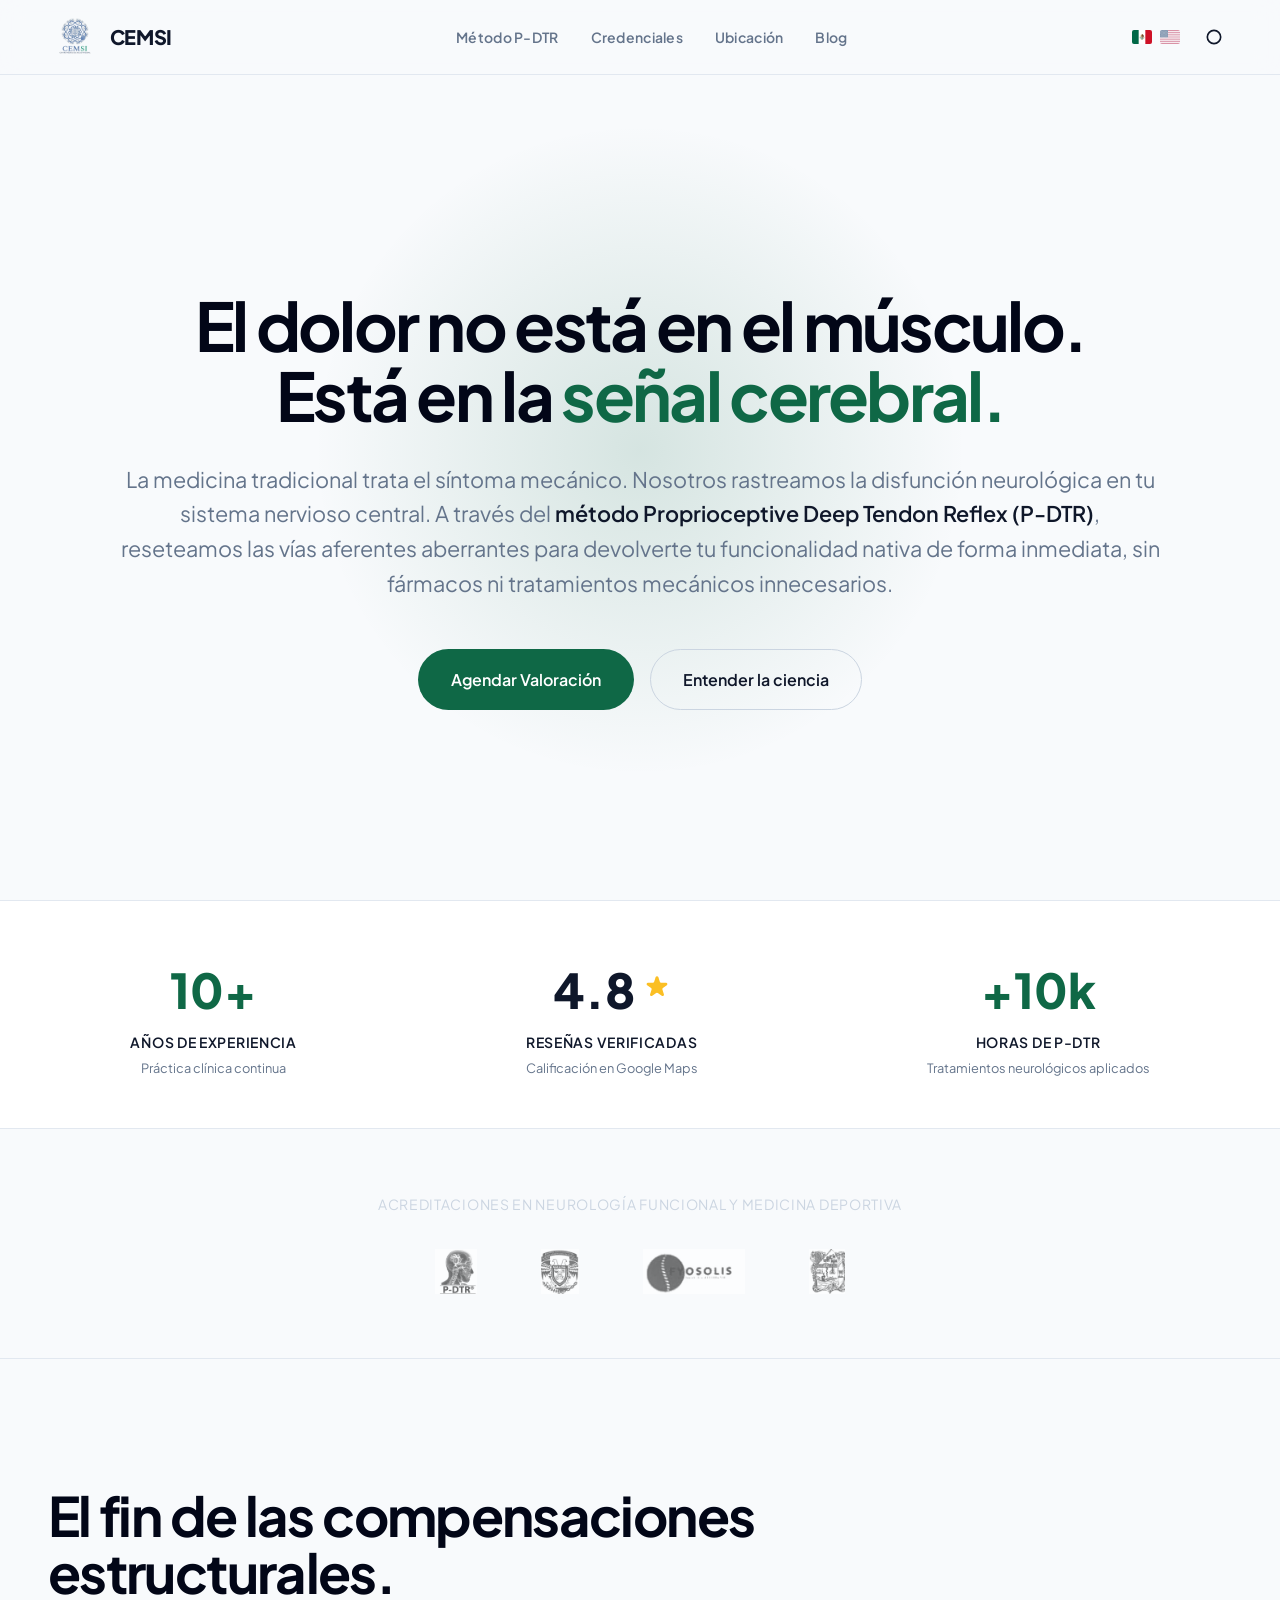
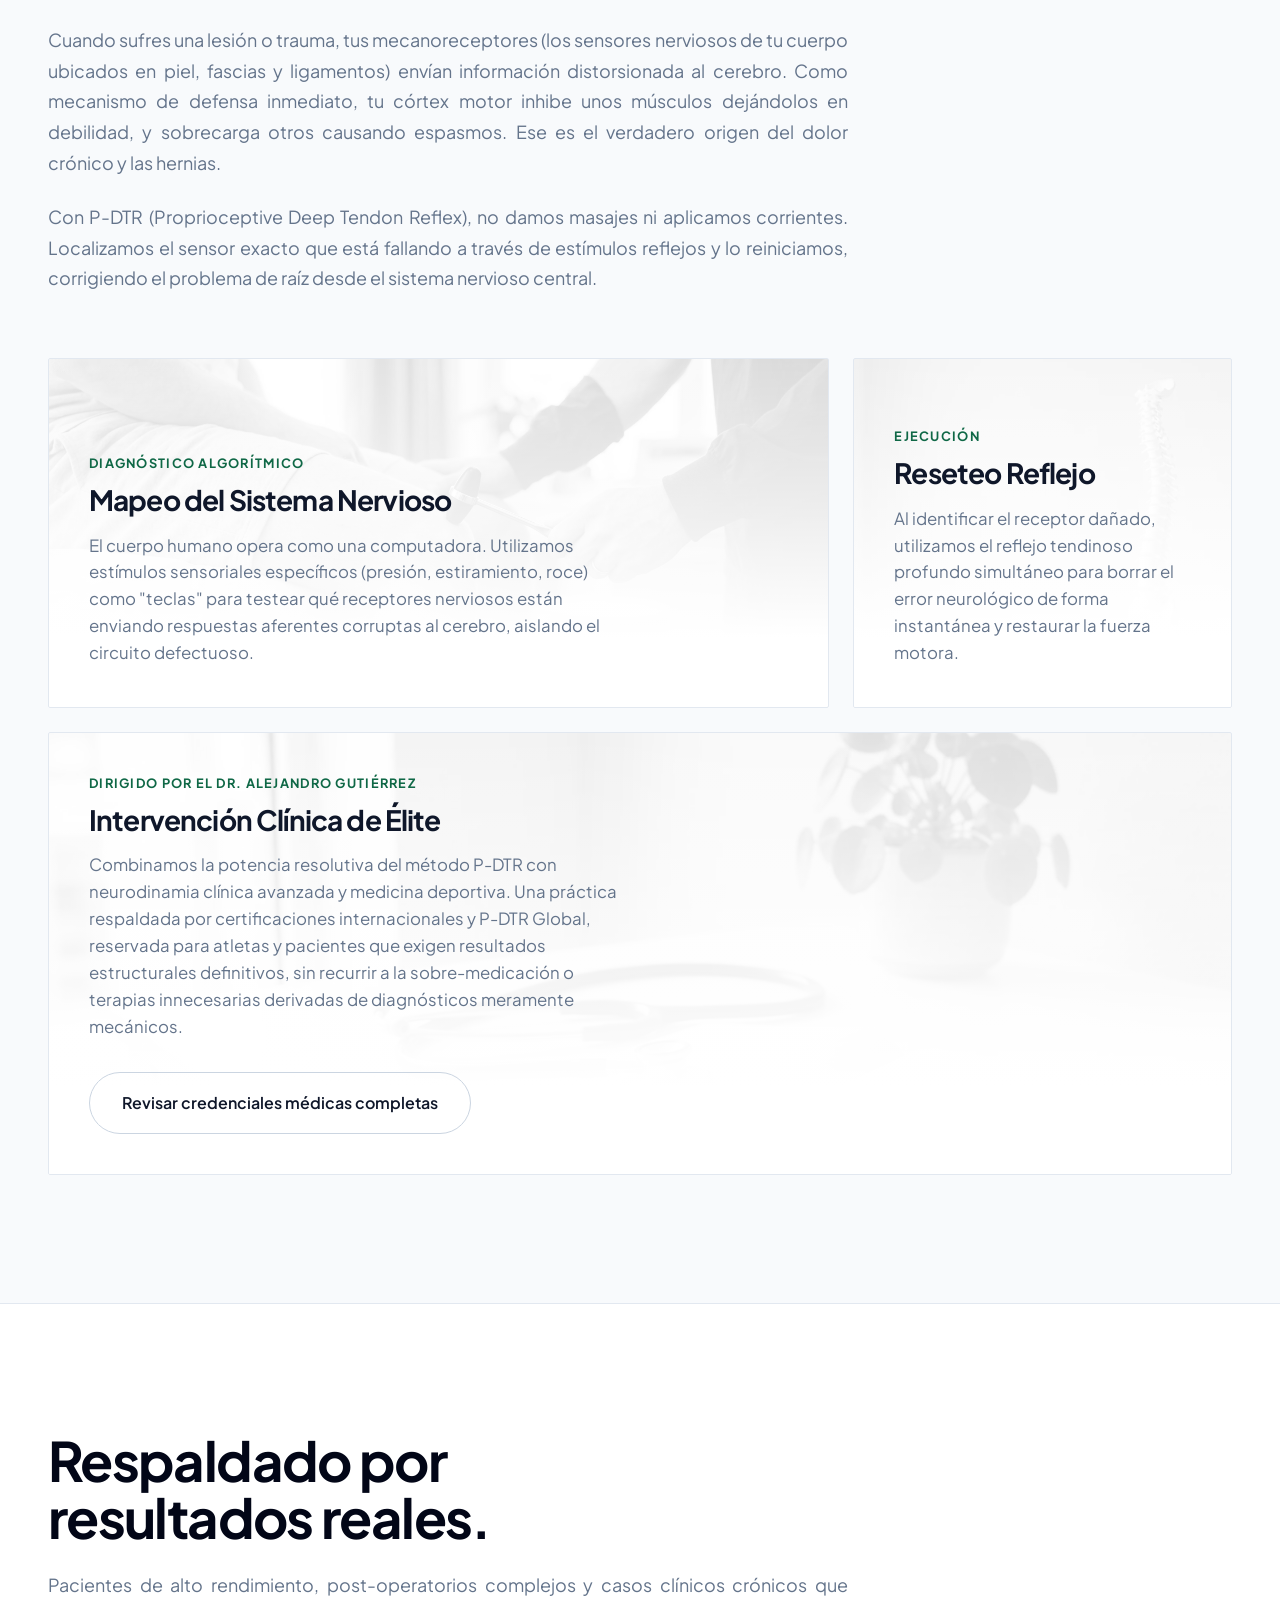
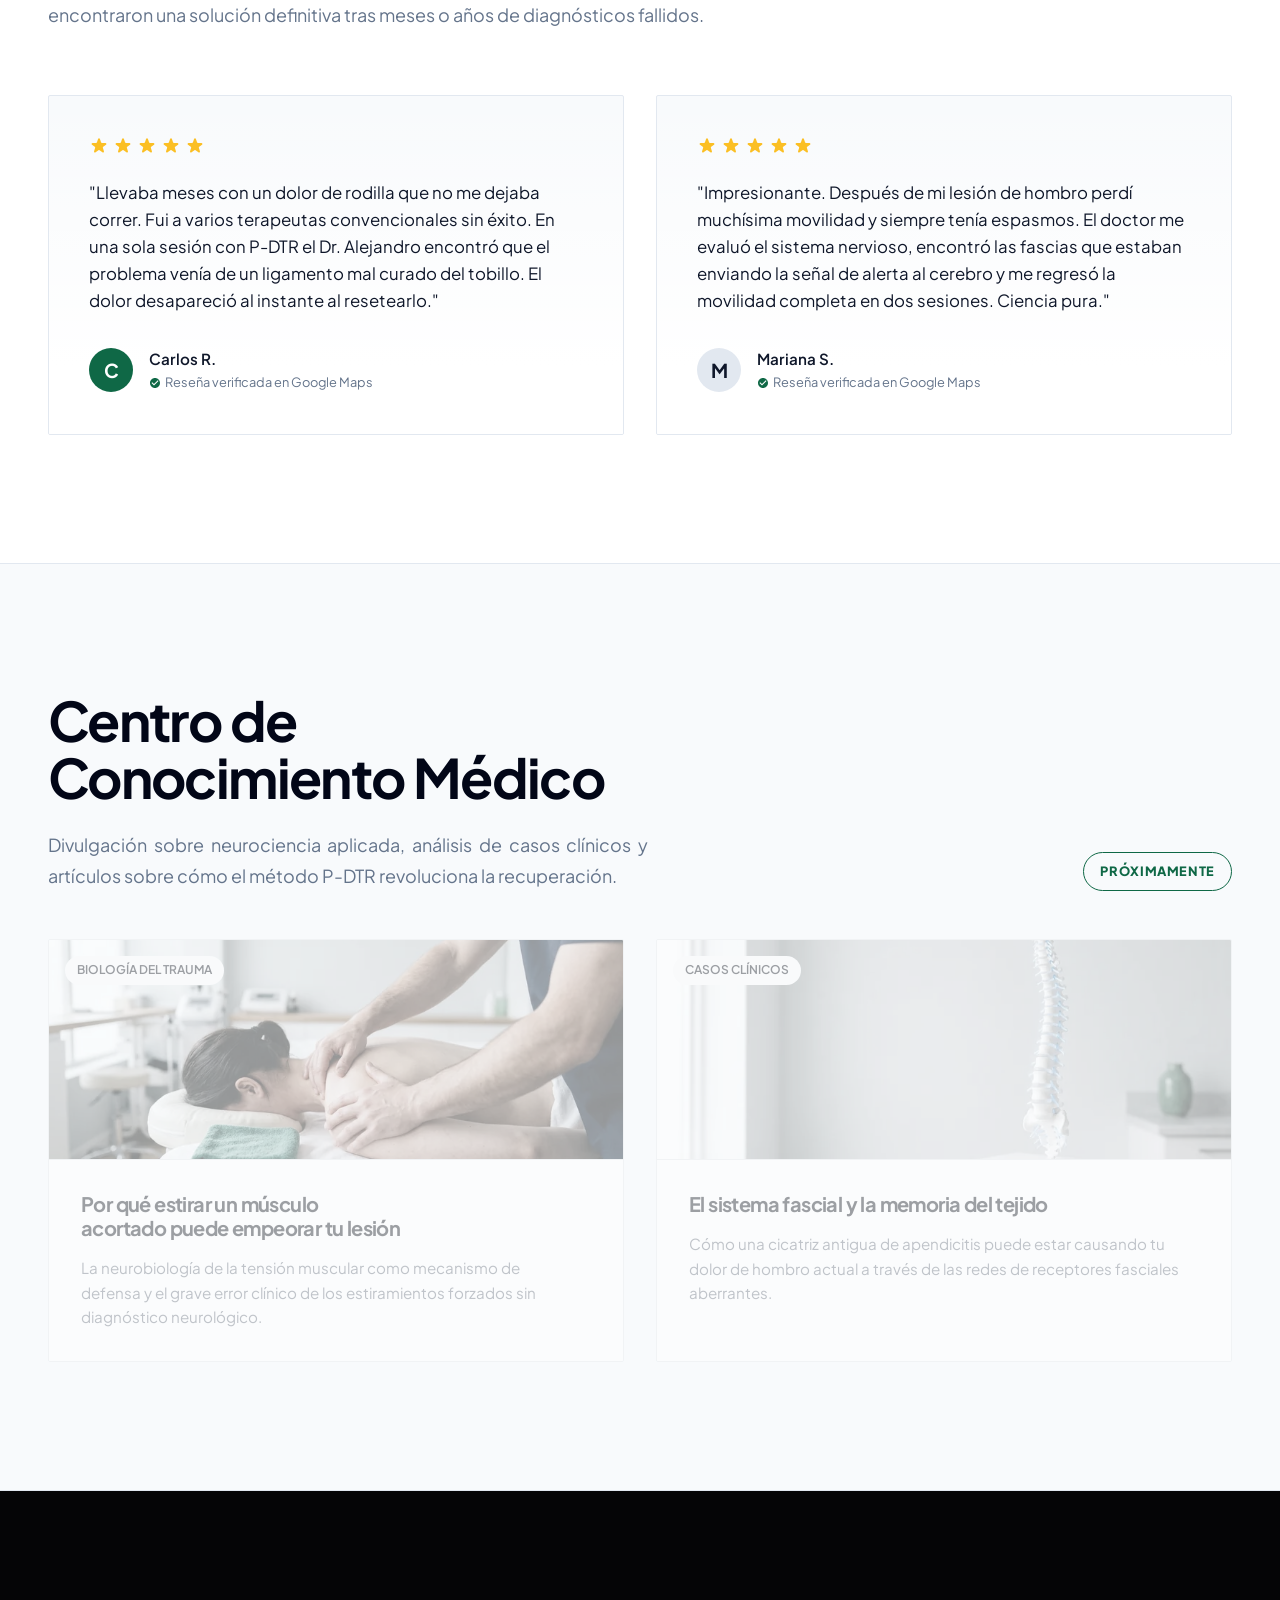
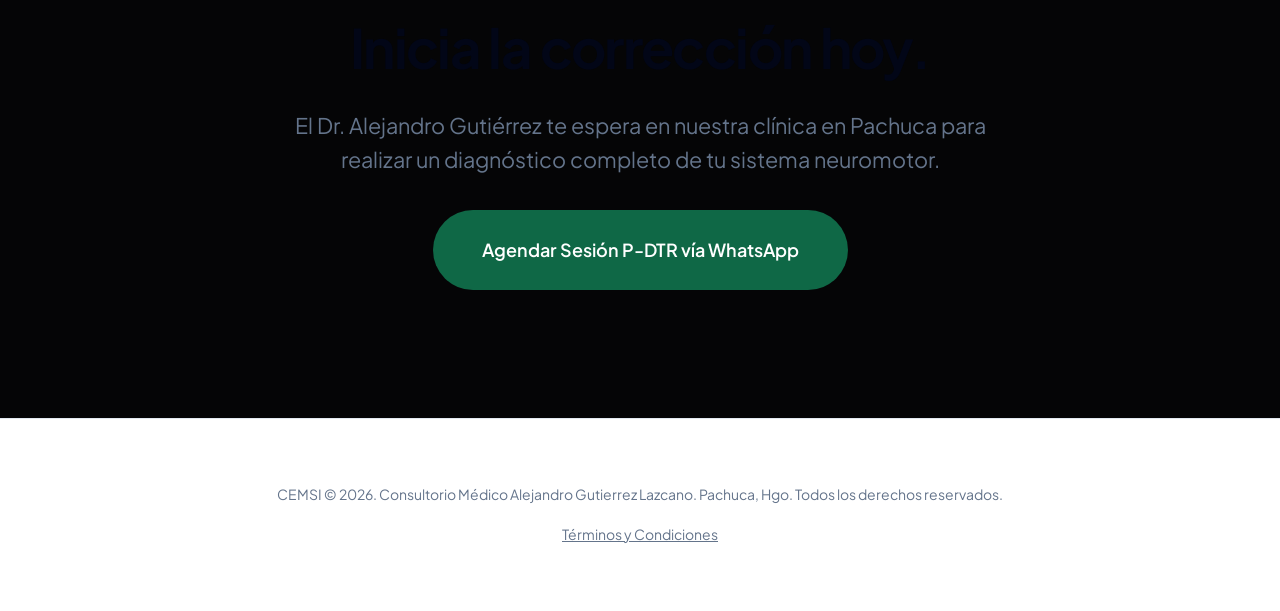
<file: index.html>
<!DOCTYPE html>
<html lang="es">
<head>
  <meta charset="UTF-8" />
  <meta name="viewport" content="width=device-width, initial-scale=1.0" />
  <title>CEMSI | Medicina de Precisión Biomecánica y P-DTR</title>
  <meta name="description" content="Especialistas en P-DTR (Proprioceptive Deep Tendon Reflex). Intervención neurológica directa para corregir el dolor y la disfunción desde el sistema nervioso central." />
  <meta name="theme-color" content="#09090b" />
  <link rel="manifest" href="manifest.json" />
  <link rel="icon" type="image/png" href="apple-touch-icon.png" />
  <link rel="apple-touch-icon" href="apple-touch-icon.png" />
  <link rel="stylesheet" href="assets/css/styles.css" />
</head>
<body>

  <!-- Header Premium -->
  <header class="site-header" id="header">
    <div class="container header__inner">
      <a href="index.html" class="brand" aria-label="CEMSI Inicio">
        <img src="assets/images/logo-cemsi.webp" alt="CEMSI Logo" />
        CEMSI
      </a>

      <nav class="nav" id="nav" aria-label="Primary navigation">
        <ul class="nav__list">
          <li><a href="que-es-pdtr.html">Método P-DTR</a></li>
          <li><a href="dr-alejandro-gutierrez.html">Credenciales</a></li>
          <li><a href="contacto.html">Ubicación</a></li>
          <li><a href="blog.html">Blog</a></li>
        </ul>
      </nav>

      <button type="button" class="nav-toggle" id="navToggle" aria-controls="nav" aria-expanded="false" aria-label="Abrir menú">
        <span></span><span></span>
      </button>

      <div class="header__actions">
        <div class="lang-switch">
          <a href="index.html" aria-current="true" title="Español"><img src="assets/images/flags/mx.png" alt="MX" /></a>
          <a href="en/index.html" title="English"><img src="assets/images/flags/us.png" alt="US" /></a>
        </div>
        <button type="button" class="theme-toggle" id="themeToggle" aria-label="Cambiar tema">
          <svg viewBox="0 0 24 24"><path d="M12 21a9 9 0 1 1 0-18 9 9 0 0 1 0 18Zm0-2a7 7 0 1 0 0-14 7 7 0 0 0 0 14Z" /></svg>
        </button>
      </div>
    </div>
  </header>

  <main>
    
    <!-- Hero Cinematic -->
    <section class="hero">
      <div class="bg-glow"></div>
      <div class="container hero__grid">
        <div class="reveal">

          
          <h1>El dolor no está en el músculo. Está en la <span class="hl">señal cerebral.</span></h1>
          
          <p class="lead" style="margin-left: auto; margin-right: auto;">
            La medicina tradicional trata el síntoma mecánico. Nosotros rastreamos la disfunción neurológica en tu sistema nervioso central. A través del <strong>método Proprioceptive Deep Tendon Reflex (P-DTR)</strong>, reseteamos las vías aferentes aberrantes para devolverte tu funcionalidad nativa de forma inmediata, sin fármacos ni tratamientos mecánicos innecesarios.
          </p>
          
          <div class="hero__actions reveal reveal-delay-1">
            <a href="https://wa.me/527711833567" class="btn btn--primary" target="_blank">
              Agendar Valoración
            </a>
            <a href="que-es-pdtr.html" class="btn btn--outline">
              Entender la ciencia
            </a>
          </div>
        </div>
      </div>
    </section>

    <!-- Metrics / Social Proof -->
    <section class="section" style="padding-block: 3rem; border-bottom: 1px solid var(--line); border-top: 1px solid var(--line); background: var(--surface);">
      <div class="container reveal">
        <div style="display: flex; flex-wrap: wrap; gap: 4rem; justify-content: space-around; text-align: center;">
          <div>
            <span style="font-size: 3rem; font-weight: 800; color: var(--accent);">10+</span>
            <span style="display: block; color: var(--text); font-size: 0.875rem; text-transform: uppercase; letter-spacing: 0.05em; font-weight: 600;">Años de Experiencia</span>
            <span style="display: block; color: var(--muted); font-size: 0.8rem; margin-top: 0.25rem;">Práctica clínica continua</span>
          </div>
          <div>
            <span style="font-size: 3rem; font-weight: 800; color: var(--text); display: flex; align-items: center; justify-content: center; gap: 0.5rem;">
              4.8 <svg style="width: 28px; height: 28px; fill: #fbbf24; margin-top: -5px;" viewBox="0 0 20 20"><path d="M9.049 2.927c.3-.921 1.603-.921 1.902 0l1.07 3.292a1 1 0 00.95.69h3.462c.969 0 1.371 1.24.588 1.81l-2.8 2.034a1 1 0 00-.364 1.118l1.07 3.292c.3.921-.755 1.688-1.54 1.118l-2.8-2.034a1 1 0 00-1.175 0l-2.8 2.034c-.784.57-1.838-.197-1.539-1.118l1.07-3.292a1 1 0 00-.364-1.118L2.98 8.72c-.783-.57-.38-1.81.588-1.81h3.461a1 1 0 00.951-.69l1.07-3.292z"></path></svg>
            </span>
            <span style="display: block; color: var(--text); font-size: 0.875rem; text-transform: uppercase; letter-spacing: 0.05em; font-weight: 600;">Reseñas Verificadas</span>
            <span style="display: block; color: var(--muted); font-size: 0.8rem; margin-top: 0.25rem;">Calificación en Google Maps</span>
          </div>
          <div>
            <span style="font-size: 3rem; font-weight: 800; color: var(--accent);">+10k</span>
            <span style="display: block; color: var(--text); font-size: 0.875rem; text-transform: uppercase; letter-spacing: 0.05em; font-weight: 600;">Horas de P-DTR</span>
            <span style="display: block; color: var(--muted); font-size: 0.8rem; margin-top: 0.25rem;">Tratamientos neurológicos aplicados</span>
          </div>
        </div>
      </div>
    </section>

    <!-- Marquee / Sellos (Muted, Dark) -->
    <div class="seals reveal reveal-delay-2">
      <div class="container">
        <p>Acreditaciones en Neurología Funcional y Medicina Deportiva</p>
        <ul class="seals__list">
          <li><a href="https://pdtr-global.com/" target="_blank" rel="noopener"><img src="assets/images/sellos/pdtr.webp" alt="P-DTR Global" /></a></li>
          <li><img src="assets/images/sellos/eies.webp" alt="Escuela Internacional de Educadores para la Salud" /></li>
          <li><img src="assets/images/sellos/fyosolis.webp" alt="Fyosolis" /></li>
          <li><img src="assets/images/sellos/uaeh.webp" alt="UAEH" /></li>

        </ul>
      </div>
    </div>

    <!-- P-DTR Bento (Gapless, High-Density) -->
    <section class="section">
      <div class="container">
        <div class="text-block reveal">
          <h2>El fin de las compensaciones estructurales.</h2>
          <p>Cuando sufres una lesión o trauma, tus mecanoreceptores (los sensores nerviosos de tu cuerpo ubicados en piel, fascias y ligamentos) envían información distorsionada al cerebro. Como mecanismo de defensa inmediato, tu córtex motor inhibe unos músculos dejándolos en debilidad, y sobrecarga otros causando espasmos. Ese es el verdadero origen del dolor crónico y las hernias.</p>
          <p>Con P-DTR (Proprioceptive Deep Tendon Reflex), no damos masajes ni aplicamos corrientes. Localizamos el sensor exacto que está fallando a través de estímulos reflejos y lo reiniciamos, corrigiendo el problema de raíz desde el sistema nervioso central.</p>
        </div>

        <div class="bento">
          
          <!-- Tile 1 (Span 8) -->
          <a href="que-es-pdtr.html" class="tile tile--span-8 reveal reveal-delay-1">
            <img src="assets/images/fotos/evaluacion-refleja-1400.webp" class="tile__bg" alt="Evaluación neurológica" />
            <div style="margin-top: auto; max-width: 600px;">
              <span style="color: var(--accent); font-size: 0.8rem; font-weight: 700; letter-spacing: 0.1em; display:block; margin-bottom:0.5rem;">DIAGNÓSTICO ALGORÍTMICO</span>
              <h3>Mapeo del Sistema Nervioso</h3>
              <p>El cuerpo humano opera como una computadora. Utilizamos estímulos sensoriales específicos (presión, estiramiento, roce) como "teclas" para testear qué receptores nerviosos están enviando respuestas aferentes corruptas al cerebro, aislando el circuito defectuoso.</p>
            </div>
          </a>

          <!-- Tile 2 (Span 4) -->
          <a href="que-es-pdtr.html" class="tile tile--span-4 reveal reveal-delay-2">
            <img src="assets/images/fotos/modelo-columna-800.webp" class="tile__bg" alt="Columna" />
            <div style="margin-top: auto;">
              <span style="color: var(--accent); font-size: 0.8rem; font-weight: 700; letter-spacing: 0.1em; display:block; margin-bottom:0.5rem;">EJECUCIÓN</span>
              <h3>Reseteo Reflejo</h3>
              <p>Al identificar el receptor dañado, utilizamos el reflejo tendinoso profundo simultáneo para borrar el error neurológico de forma instantánea y restaurar la fuerza motora.</p>
            </div>
          </a>

          <!-- Tile 3 (Span 12 - Full Width Horizontal) -->
          <a href="dr-alejandro-gutierrez.html" class="tile tile--span-12 reveal reveal-delay-3">
            <img src="assets/images/fotos/medicina-integral-1400.webp" class="tile__bg" alt="Medicina Deportiva" />
            <div style="flex: 1;">
              <span style="color: var(--accent); font-size: 0.8rem; font-weight: 700; letter-spacing: 0.1em; display:block; margin-bottom:0.5rem;">DIRIGIDO POR EL DR. ALEJANDRO GUTIÉRREZ</span>
              <h3>Intervención Clínica de Élite</h3>
              <p>Combinamos la potencia resolutiva del método P-DTR con neurodinamia clínica avanzada y medicina deportiva. Una práctica respaldada por certificaciones internacionales y P-DTR Global, reservada para atletas y pacientes que exigen resultados estructurales definitivos, sin recurrir a la sobre-medicación o terapias innecesarias derivadas de diagnósticos meramente mecánicos.</p>
              <span class="btn btn--outline" style="margin-top: 2rem;">Revisar credenciales médicas completas</span>
            </div>
          </a>

        </div>
      </div>
    </section>

    <!-- Testimonials / Reviews -->
    <section class="section section--surface" style="padding-bottom: 8rem;">
      <div class="container">
        <div class="text-block reveal">
          <h2>Respaldado por resultados reales.</h2>
          <p>Pacientes de alto rendimiento, post-operatorios complejos y casos clínicos crónicos que encontraron una solución definitiva tras meses o años de diagnósticos fallidos.</p>
        </div>

        <div style="display: grid; grid-template-columns: repeat(auto-fit, minmax(320px, 1fr)); gap: 2rem;" class="reveal reveal-delay-1">
          
          <div class="tile" style="padding: 2.5rem; background: var(--bg);">
            <div style="display: flex; gap: 0.25rem; margin-bottom: 1.5rem; color: #fbbf24;">
              <svg style="width:20px;height:20px;fill:currentColor" viewBox="0 0 20 20"><path d="M9.049 2.927c.3-.921 1.603-.921 1.902 0l1.07 3.292a1 1 0 00.95.69h3.462c.969 0 1.371 1.24.588 1.81l-2.8 2.034a1 1 0 00-.364 1.118l1.07 3.292c.3.921-.755 1.688-1.54 1.118l-2.8-2.034a1 1 0 00-1.175 0l-2.8 2.034c-.784.57-1.838-.197-1.539-1.118l1.07-3.292a1 1 0 00-.364-1.118L2.98 8.72c-.783-.57-.38-1.81.588-1.81h3.461a1 1 0 00.951-.69l1.07-3.292z"></path></svg>
              <svg style="width:20px;height:20px;fill:currentColor" viewBox="0 0 20 20"><path d="M9.049 2.927c.3-.921 1.603-.921 1.902 0l1.07 3.292a1 1 0 00.95.69h3.462c.969 0 1.371 1.24.588 1.81l-2.8 2.034a1 1 0 00-.364 1.118l1.07 3.292c.3.921-.755 1.688-1.54 1.118l-2.8-2.034a1 1 0 00-1.175 0l-2.8 2.034c-.784.57-1.838-.197-1.539-1.118l1.07-3.292a1 1 0 00-.364-1.118L2.98 8.72c-.783-.57-.38-1.81.588-1.81h3.461a1 1 0 00.951-.69l1.07-3.292z"></path></svg>
              <svg style="width:20px;height:20px;fill:currentColor" viewBox="0 0 20 20"><path d="M9.049 2.927c.3-.921 1.603-.921 1.902 0l1.07 3.292a1 1 0 00.95.69h3.462c.969 0 1.371 1.24.588 1.81l-2.8 2.034a1 1 0 00-.364 1.118l1.07 3.292c.3.921-.755 1.688-1.54 1.118l-2.8-2.034a1 1 0 00-1.175 0l-2.8 2.034c-.784.57-1.838-.197-1.539-1.118l1.07-3.292a1 1 0 00-.364-1.118L2.98 8.72c-.783-.57-.38-1.81.588-1.81h3.461a1 1 0 00.951-.69l1.07-3.292z"></path></svg>
              <svg style="width:20px;height:20px;fill:currentColor" viewBox="0 0 20 20"><path d="M9.049 2.927c.3-.921 1.603-.921 1.902 0l1.07 3.292a1 1 0 00.95.69h3.462c.969 0 1.371 1.24.588 1.81l-2.8 2.034a1 1 0 00-.364 1.118l1.07 3.292c.3.921-.755 1.688-1.54 1.118l-2.8-2.034a1 1 0 00-1.175 0l-2.8 2.034c-.784.57-1.838-.197-1.539-1.118l1.07-3.292a1 1 0 00-.364-1.118L2.98 8.72c-.783-.57-.38-1.81.588-1.81h3.461a1 1 0 00.951-.69l1.07-3.292z"></path></svg>
              <svg style="width:20px;height:20px;fill:currentColor" viewBox="0 0 20 20"><path d="M9.049 2.927c.3-.921 1.603-.921 1.902 0l1.07 3.292a1 1 0 00.95.69h3.462c.969 0 1.371 1.24.588 1.81l-2.8 2.034a1 1 0 00-.364 1.118l1.07 3.292c.3.921-.755 1.688-1.54 1.118l-2.8-2.034a1 1 0 00-1.175 0l-2.8 2.034c-.784.57-1.838-.197-1.539-1.118l1.07-3.292a1 1 0 00-.364-1.118L2.98 8.72c-.783-.57-.38-1.81.588-1.81h3.461a1 1 0 00.951-.69l1.07-3.292z"></path></svg>
            </div>
            <p style="font-size: 1.05rem; margin-bottom: 2rem; color: var(--text);">"Llevaba meses con un dolor de rodilla que no me dejaba correr. Fui a varios terapeutas convencionales sin éxito. En una sola sesión con P-DTR el Dr. Alejandro encontró que el problema venía de un ligamento mal curado del tobillo. El dolor desapareció al instante al resetearlo."</p>
            <div style="display: flex; align-items: center; gap: 1rem; margin-top: auto;">
              <div style="width: 44px; height: 44px; border-radius: 50%; background: var(--accent); color: #fff; display: flex; align-items: center; justify-content: center; font-weight: 700; font-size: 1.2rem;">C</div>
              <div>
                <strong style="display: block; font-size: 0.95rem;">Carlos R.</strong>
                <span style="font-size: 0.8rem; color: var(--muted); display: flex; align-items: center; gap: 0.25rem;">
                  <svg style="width:12px;height:12px;fill:var(--accent)" viewBox="0 0 24 24"><path d="M12 2C6.48 2 2 6.48 2 12s4.48 10 10 10 10-4.48 10-10S17.52 2 12 2zm-2 15l-5-5 1.41-1.41L10 14.17l7.59-7.59L19 8l-9 9z"/></svg> 
                  Reseña verificada en Google Maps
                </span>
              </div>
            </div>
          </div>

          <div class="tile" style="padding: 2.5rem; background: var(--bg);">
            <div style="display: flex; gap: 0.25rem; margin-bottom: 1.5rem; color: #fbbf24;">
              <svg style="width:20px;height:20px;fill:currentColor" viewBox="0 0 20 20"><path d="M9.049 2.927c.3-.921 1.603-.921 1.902 0l1.07 3.292a1 1 0 00.95.69h3.462c.969 0 1.371 1.24.588 1.81l-2.8 2.034a1 1 0 00-.364 1.118l1.07 3.292c.3.921-.755 1.688-1.54 1.118l-2.8-2.034a1 1 0 00-1.175 0l-2.8 2.034c-.784.57-1.838-.197-1.539-1.118l1.07-3.292a1 1 0 00-.364-1.118L2.98 8.72c-.783-.57-.38-1.81.588-1.81h3.461a1 1 0 00.951-.69l1.07-3.292z"></path></svg>
              <svg style="width:20px;height:20px;fill:currentColor" viewBox="0 0 20 20"><path d="M9.049 2.927c.3-.921 1.603-.921 1.902 0l1.07 3.292a1 1 0 00.95.69h3.462c.969 0 1.371 1.24.588 1.81l-2.8 2.034a1 1 0 00-.364 1.118l1.07 3.292c.3.921-.755 1.688-1.54 1.118l-2.8-2.034a1 1 0 00-1.175 0l-2.8 2.034c-.784.57-1.838-.197-1.539-1.118l1.07-3.292a1 1 0 00-.364-1.118L2.98 8.72c-.783-.57-.38-1.81.588-1.81h3.461a1 1 0 00.951-.69l1.07-3.292z"></path></svg>
              <svg style="width:20px;height:20px;fill:currentColor" viewBox="0 0 20 20"><path d="M9.049 2.927c.3-.921 1.603-.921 1.902 0l1.07 3.292a1 1 0 00.95.69h3.462c.969 0 1.371 1.24.588 1.81l-2.8 2.034a1 1 0 00-.364 1.118l1.07 3.292c.3.921-.755 1.688-1.54 1.118l-2.8-2.034a1 1 0 00-1.175 0l-2.8 2.034c-.784.57-1.838-.197-1.539-1.118l1.07-3.292a1 1 0 00-.364-1.118L2.98 8.72c-.783-.57-.38-1.81.588-1.81h3.461a1 1 0 00.951-.69l1.07-3.292z"></path></svg>
              <svg style="width:20px;height:20px;fill:currentColor" viewBox="0 0 20 20"><path d="M9.049 2.927c.3-.921 1.603-.921 1.902 0l1.07 3.292a1 1 0 00.95.69h3.462c.969 0 1.371 1.24.588 1.81l-2.8 2.034a1 1 0 00-.364 1.118l1.07 3.292c.3.921-.755 1.688-1.54 1.118l-2.8-2.034a1 1 0 00-1.175 0l-2.8 2.034c-.784.57-1.838-.197-1.539-1.118l1.07-3.292a1 1 0 00-.364-1.118L2.98 8.72c-.783-.57-.38-1.81.588-1.81h3.461a1 1 0 00.951-.69l1.07-3.292z"></path></svg>
              <svg style="width:20px;height:20px;fill:currentColor" viewBox="0 0 20 20"><path d="M9.049 2.927c.3-.921 1.603-.921 1.902 0l1.07 3.292a1 1 0 00.95.69h3.462c.969 0 1.371 1.24.588 1.81l-2.8 2.034a1 1 0 00-.364 1.118l1.07 3.292c.3.921-.755 1.688-1.54 1.118l-2.8-2.034a1 1 0 00-1.175 0l-2.8 2.034c-.784.57-1.838-.197-1.539-1.118l1.07-3.292a1 1 0 00-.364-1.118L2.98 8.72c-.783-.57-.38-1.81.588-1.81h3.461a1 1 0 00.951-.69l1.07-3.292z"></path></svg>
            </div>
            <p style="font-size: 1.05rem; margin-bottom: 2rem; color: var(--text);">"Impresionante. Después de mi lesión de hombro perdí muchísima movilidad y siempre tenía espasmos. El doctor me evaluó el sistema nervioso, encontró las fascias que estaban enviando la señal de alerta al cerebro y me regresó la movilidad completa en dos sesiones. Ciencia pura."</p>
            <div style="display: flex; align-items: center; gap: 1rem; margin-top: auto;">
              <div style="width: 44px; height: 44px; border-radius: 50%; background: var(--surface-highlight); color: var(--text); display: flex; align-items: center; justify-content: center; font-weight: 700; font-size: 1.2rem;">M</div>
              <div>
                <strong style="display: block; font-size: 0.95rem;">Mariana S.</strong>
                <span style="font-size: 0.8rem; color: var(--muted); display: flex; align-items: center; gap: 0.25rem;">
                  <svg style="width:12px;height:12px;fill:var(--accent)" viewBox="0 0 24 24"><path d="M12 2C6.48 2 2 6.48 2 12s4.48 10 10 10 10-4.48 10-10S17.52 2 12 2zm-2 15l-5-5 1.41-1.41L10 14.17l7.59-7.59L19 8l-9 9z"/></svg> 
                  Reseña verificada en Google Maps
                </span>
              </div>
            </div>
          </div>

        </div>
      </div>
    </section>

    <!-- Blog (Proximamente) -->
    <section class="section" id="blog">
      <div class="container reveal">
        <div style="display: flex; justify-content: space-between; align-items: flex-end; margin-bottom: 3rem; flex-wrap: wrap; gap: 2rem;">
          <div class="text-block" style="margin-bottom: 0; max-width: 600px;">
            <h2>Centro de Conocimiento Médico</h2>
            <p>Divulgación sobre neurociencia aplicada, análisis de casos clínicos y artículos sobre cómo el método P-DTR revoluciona la recuperación.</p>
          </div>
          <div style="padding: 0.5rem 1rem; border: 1px solid var(--accent); color: var(--accent); border-radius: var(--r-pill); font-size: 0.8rem; font-weight: 800; letter-spacing: 0.05em;">PRÓXIMAMENTE</div>
        </div>

        <div style="display: grid; grid-template-columns: repeat(auto-fit, minmax(320px, 1fr)); gap: 2rem; opacity: 0.4; pointer-events: none; filter: grayscale(50%);">
          
          <div class="tile" style="padding: 0; min-height: 400px; display: flex; flex-direction: column;">
            <div style="height: 220px; background: url('assets/images/fotos/terapia-manual-800.webp') center/cover; border-bottom: 1px solid var(--line); position: relative;">
              <div style="position: absolute; top: 1rem; left: 1rem; background: var(--bg); font-size: 0.75rem; padding: 0.25rem 0.75rem; border-radius: var(--r-pill); font-weight: 600; text-transform: uppercase;">Biología del Trauma</div>
            </div>
            <div style="padding: 2rem; flex: 1;">
              <h3 style="font-size: 1.25rem;">Por qué estirar un músculo acortado puede empeorar tu lesión</h3>
              <p style="font-size: 0.95rem; margin-top: 1rem;">La neurobiología de la tensión muscular como mecanismo de defensa y el grave error clínico de los estiramientos forzados sin diagnóstico neurológico.</p>
            </div>
          </div>

          <div class="tile" style="padding: 0; min-height: 400px; display: flex; flex-direction: column;">
            <div style="height: 220px; background: url('assets/images/fotos/modelo-columna-800.webp') center/cover; border-bottom: 1px solid var(--line); position: relative;">
              <div style="position: absolute; top: 1rem; left: 1rem; background: var(--bg); font-size: 0.75rem; padding: 0.25rem 0.75rem; border-radius: var(--r-pill); font-weight: 600; text-transform: uppercase;">Casos Clínicos</div>
            </div>
            <div style="padding: 2rem; flex: 1;">
              <h3 style="font-size: 1.25rem;">El sistema fascial y la memoria del tejido</h3>
              <p style="font-size: 0.95rem; margin-top: 1rem;">Cómo una cicatriz antigua de apendicitis puede estar causando tu dolor de hombro actual a través de las redes de receptores fasciales aberrantes.</p>
            </div>
          </div>

        </div>
      </div>
    </section>

    <!-- Footer CTA (Darker, Minimal) -->
    <section class="section" style="border: none; background: #050506;">
      <div class="container text-center reveal" style="text-align: center; max-width: 800px; margin: 0 auto;">
        <h2>Inicia la corrección hoy.</h2>
        <p class="lead" style="margin: 2rem auto;">El Dr. Alejandro Gutiérrez te espera en nuestra clínica en Pachuca para realizar un diagnóstico completo de tu sistema neuromotor.</p>
        <a href="https://wa.me/527711833567" class="btn btn--primary" target="_blank" style="padding: 1.5rem 3rem; font-size: 1.125rem;">
          Agendar Sesión P-DTR vía WhatsApp
        </a>
      </div>
    </section>

  </main>

  <footer style="padding: 4rem 0; border-top: 1px solid var(--line); text-align: center; background: var(--surface);">
    <div class="container">
      <p style="font-size: 0.875rem; color: var(--muted); margin-bottom: 1rem;">CEMSI © 2026. Consultorio Médico Alejandro Gutierrez Lazcano. Pachuca, Hgo. Todos los derechos reservados.</p>
      <p style="font-size: 0.875rem;"><a href="terminos-y-condiciones.html" style="color: var(--muted); text-decoration: underline;">Términos y Condiciones</a></p>
    </div>
  </footer>

  <script>
    const html = document.documentElement;
    const themeToggle = document.getElementById('themeToggle');
    
    // Configurar tema inicial
    if (localStorage.theme === 'dark' || (!('theme' in localStorage) && window.matchMedia('(prefers-color-scheme: dark)').matches)) {
      html.classList.add('dark');
    }

    if (themeToggle) {
      themeToggle.addEventListener('click', () => {
        html.classList.toggle('dark');
        localStorage.theme = html.classList.contains('dark') ? 'dark' : 'light';
      });
    }

    // Intersection Observer para animaciones de revelado por scroll
    document.addEventListener('DOMContentLoaded', () => {
      const observer = new IntersectionObserver((entries) => {
        entries.forEach(entry => {
          if (entry.isIntersecting) {
            entry.target.classList.add('is-visible');
          }
        });
      }, {
        threshold: 0.15,
        rootMargin: "0px 0px -50px 0px"
      });

      document.querySelectorAll('.reveal').forEach(el => observer.observe(el));
    });

    if ('serviceWorker' in navigator) {
      window.addEventListener('load', () => {
        navigator.serviceWorker.register('/sw.js').then(registration => {
          console.log('SW registered: ', registration);
        }).catch(registrationError => {
          console.log('SW registration failed: ', registrationError);
        });
      });
    }
  </script>
  <script src="assets/js/site-nav.js" defer></script>
</body>
</html>
</file>
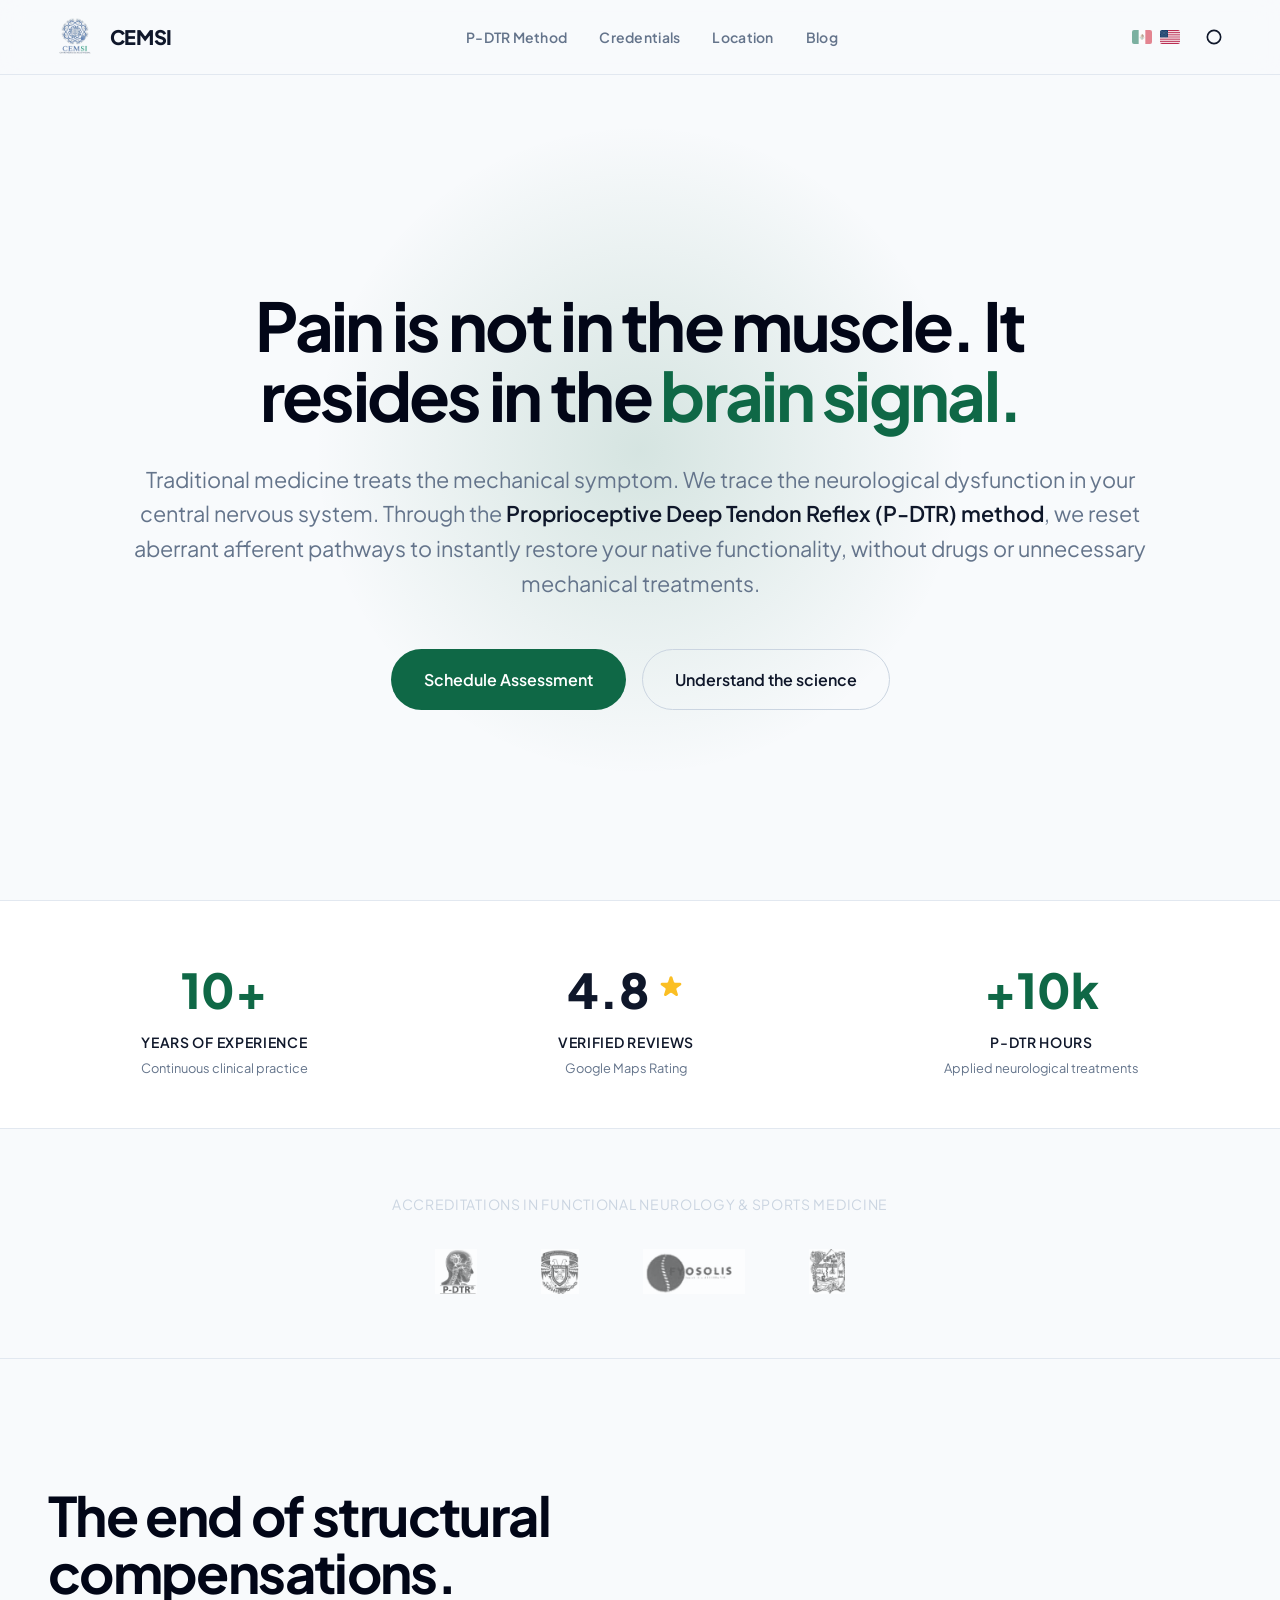
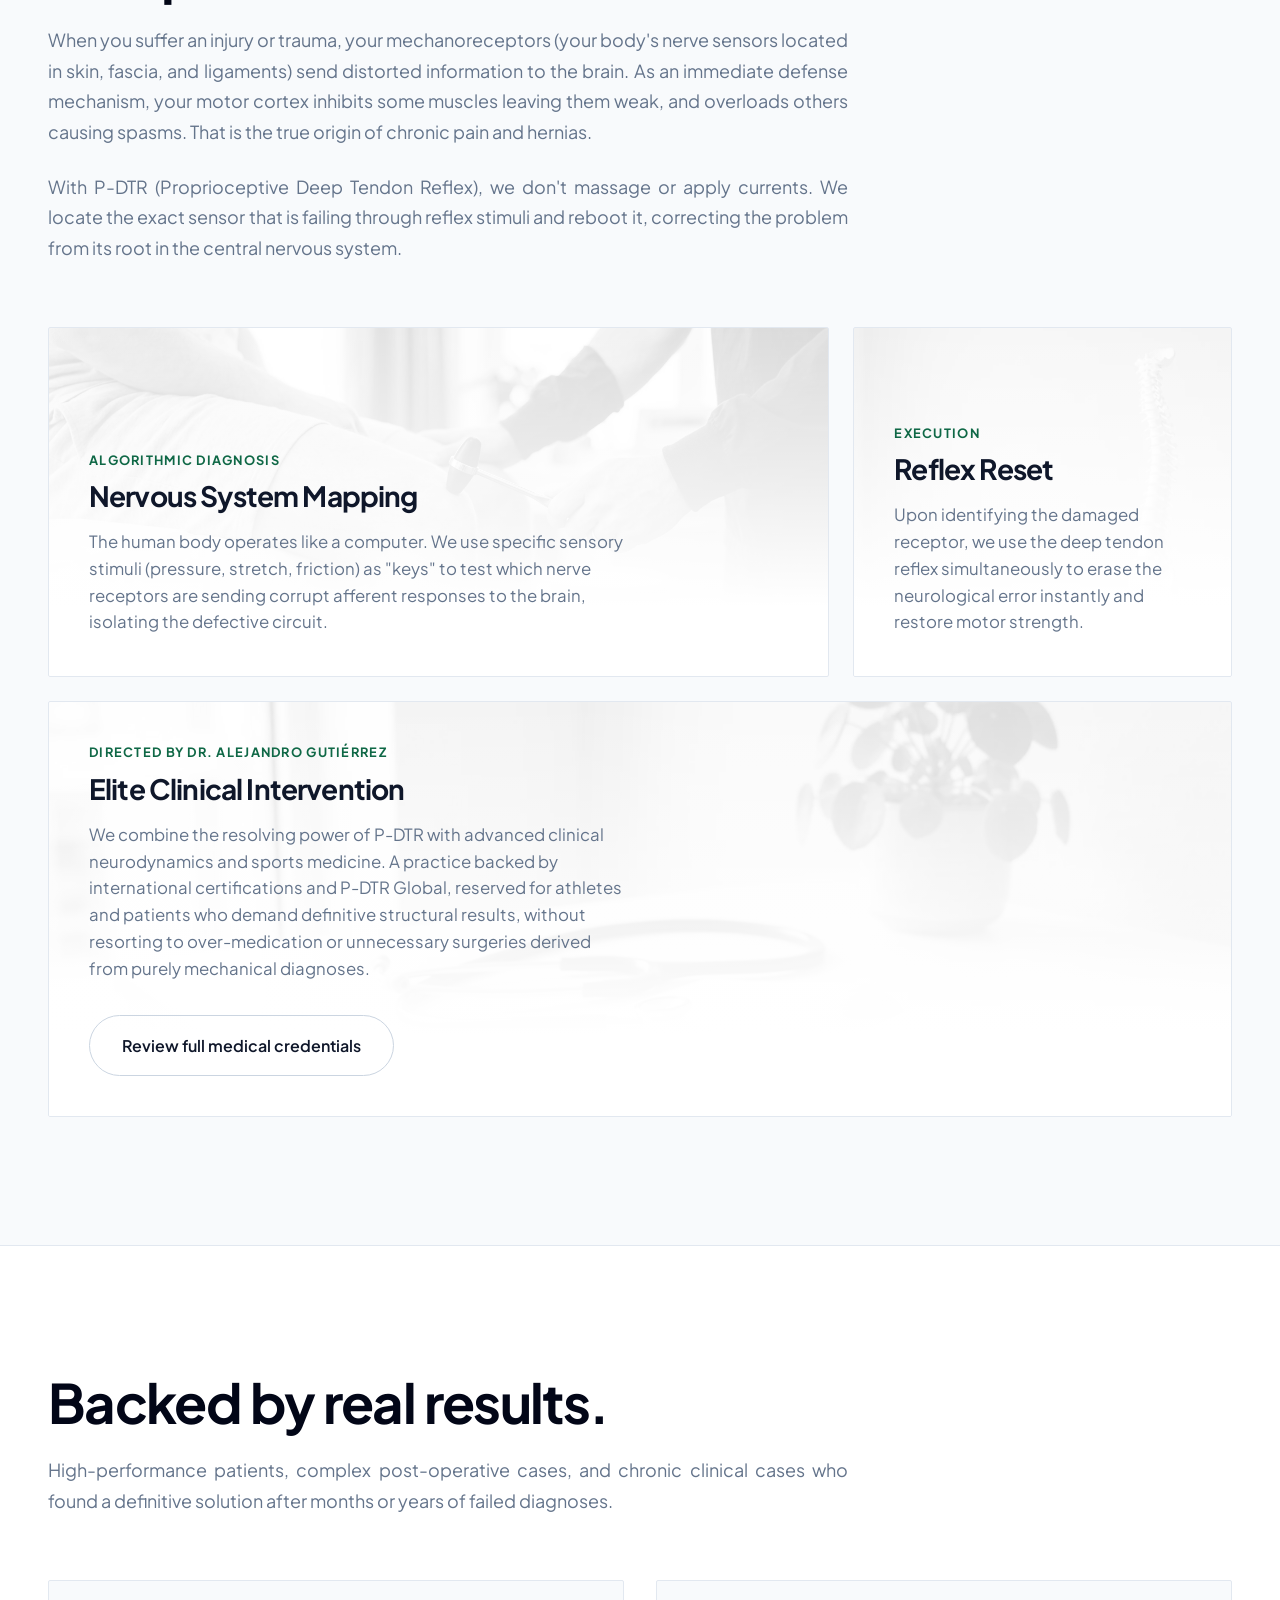
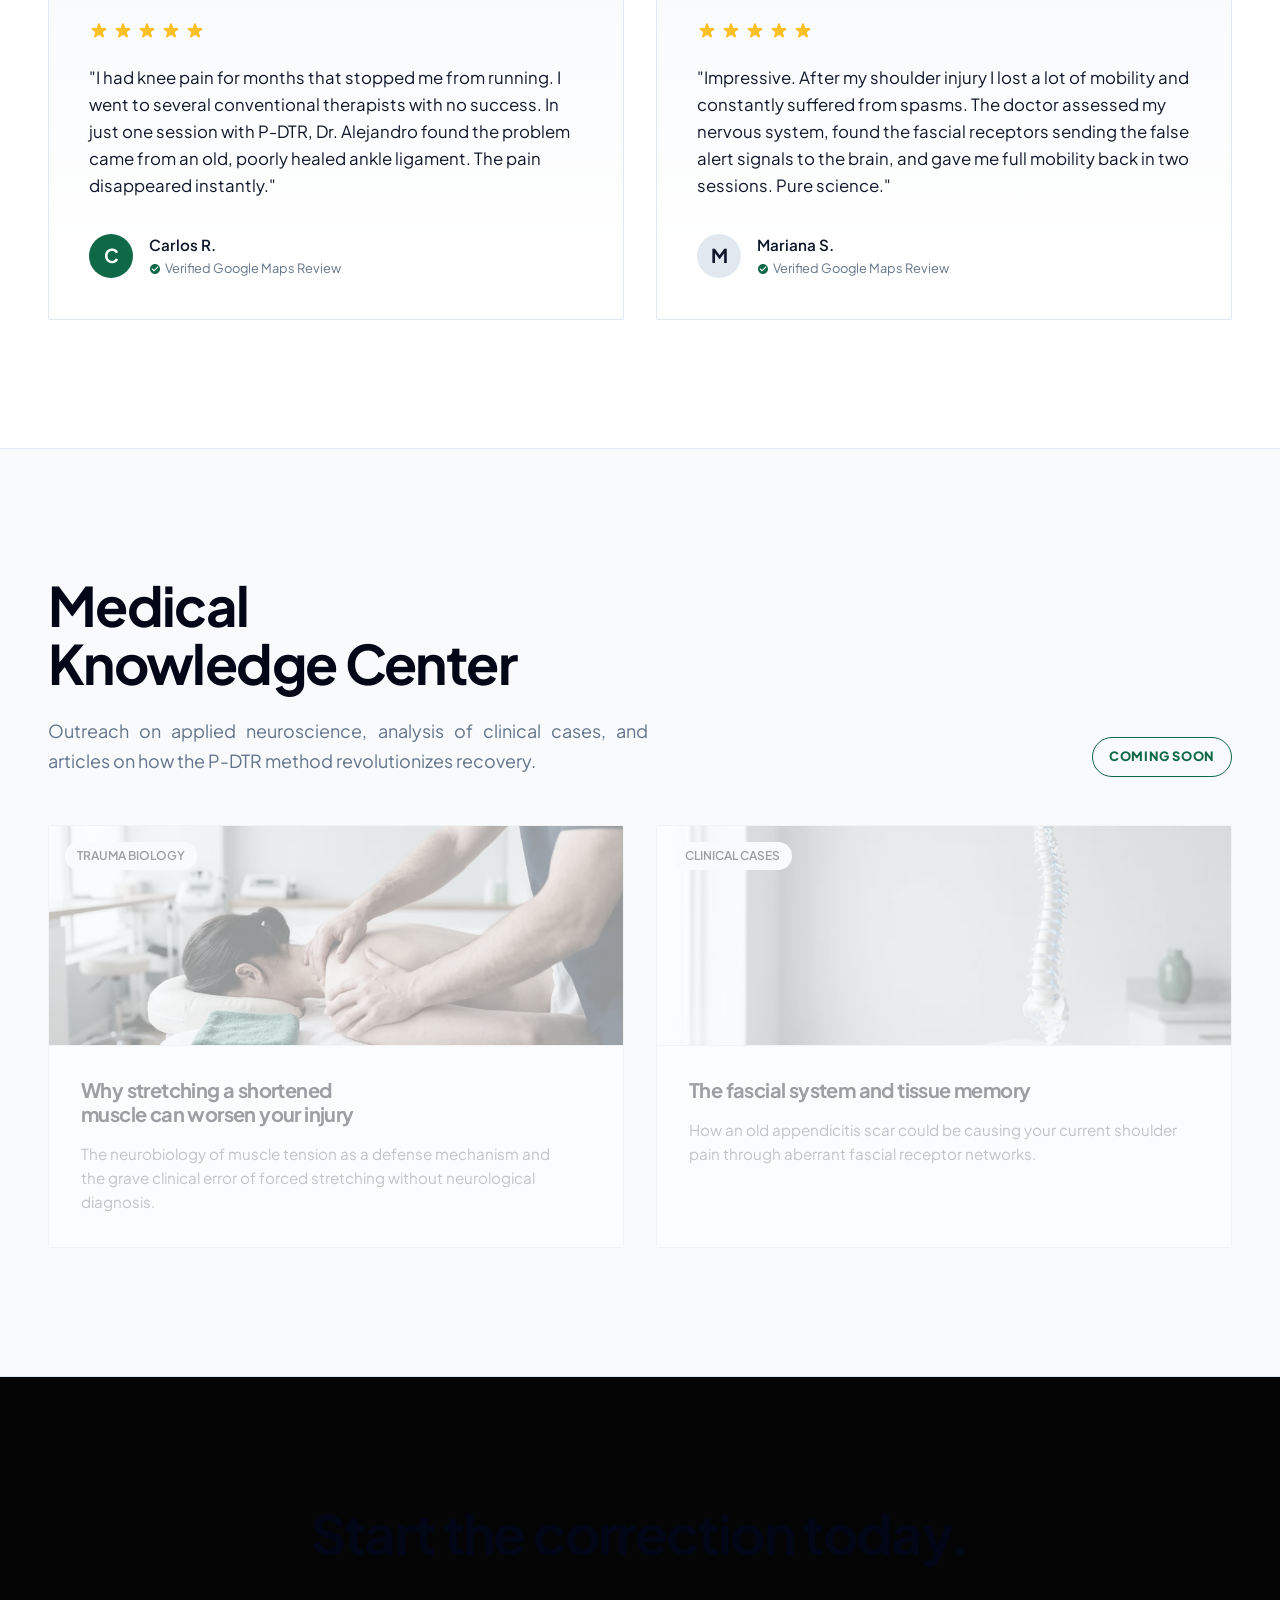
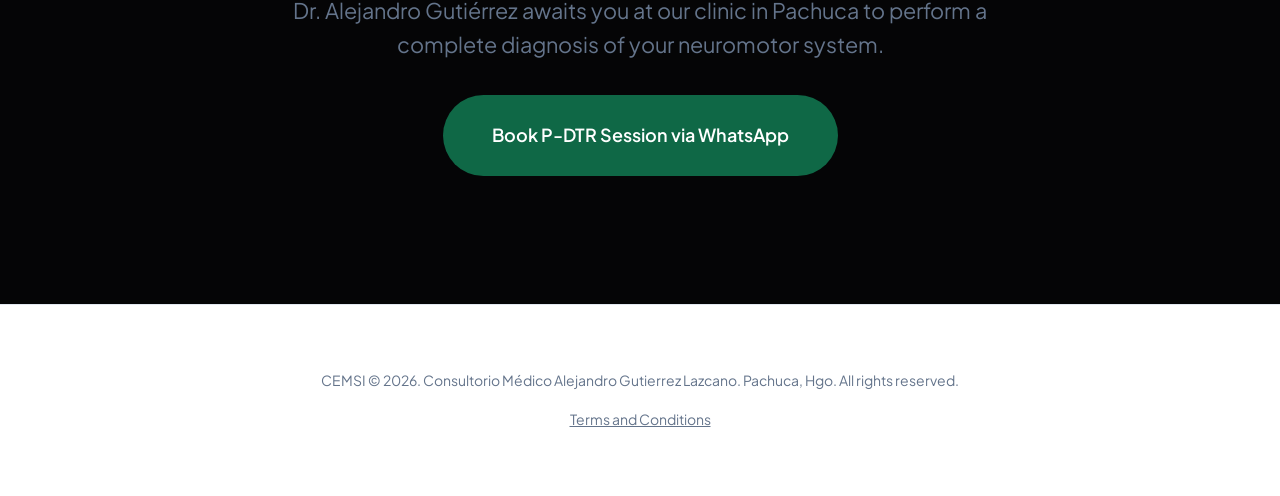
<file: en/index.html>
<!DOCTYPE html>
<html lang="en">
<head>
  <meta charset="UTF-8" />
  <meta name="viewport" content="width=device-width, initial-scale=1.0" />
  <title>CEMSI | Precision Biomechanics & P-DTR</title>
  <meta name="description" content="Specialists in P-DTR (Proprioceptive Deep Tendon Reflex). Direct neurological intervention to correct pain and dysfunction from the central nervous system." />
  <meta name="theme-color" content="#09090b" />
  <link rel="icon" type="image/png" href="../apple-touch-icon.png" />
  <link rel="apple-touch-icon" href="../apple-touch-icon.png" />
  <link rel="stylesheet" href="../assets/css/styles.css" />
</head>
<body>

  <!-- Premium Header -->
  <header class="site-header" id="header">
    <div class="container header__inner">
      <a href="index.html" class="brand" aria-label="CEMSI Home">
        <img src="../assets/images/logo-cemsi.webp" alt="CEMSI Logo" />
        CEMSI
      </a>

      <nav class="nav" id="nav" aria-label="Primary navigation">
        <ul class="nav__list">
          <li><a href="que-es-pdtr.html">P-DTR Method</a></li>
          <li><a href="dr-alejandro-gutierrez.html">Credentials</a></li>
          <li><a href="contacto.html">Location</a></li>
          <li><a href="blog.html">Blog</a></li>
        </ul>
      </nav>

      <button type="button" class="nav-toggle" id="navToggle" aria-controls="nav" aria-expanded="false" aria-label="Open menu">
        <span></span><span></span>
      </button>

      <div class="header__actions">
        <div class="lang-switch">
          <a href="../index.html" title="Spanish"><img src="../assets/images/flags/mx.png" alt="MX" /></a>
          <a href="index.html" aria-current="true" title="English"><img src="../assets/images/flags/us.png" alt="US" /></a>
        </div>
        <button type="button" class="theme-toggle" id="themeToggle" aria-label="Toggle theme">
          <svg viewBox="0 0 24 24"><path d="M12 21a9 9 0 1 1 0-18 9 9 0 0 1 0 18Zm0-2a7 7 0 1 0 0-14 7 7 0 0 0 0 14Z" /></svg>
        </button>
      </div>
    </div>
  </header>

  <main>
    
    <!-- Cinematic Hero -->
    <section class="hero">
      <div class="bg-glow"></div>
      <div class="container hero__grid">
        <div class="reveal">

          
          <h1>Pain is not in the muscle. It resides in the <span class="hl">brain signal.</span></h1>
          
          <p class="lead" style="margin-left: auto; margin-right: auto;">
            Traditional medicine treats the mechanical symptom. We trace the neurological dysfunction in your central nervous system. Through the <strong>Proprioceptive Deep Tendon Reflex (P-DTR) method</strong>, we reset aberrant afferent pathways to instantly restore your native functionality, without drugs or unnecessary mechanical treatments.
          </p>
          
          <div class="hero__actions reveal reveal-delay-1">
            <a href="https://wa.me/527711833567" class="btn btn--primary" target="_blank">
              Schedule Assessment
            </a>
            <a href="que-es-pdtr.html" class="btn btn--outline">
              Understand the science
            </a>
          </div>
        </div>
      </div>
    </section>

    <!-- Metrics / Social Proof -->
    <section class="section" style="padding-block: 3rem; border-bottom: 1px solid var(--line); border-top: 1px solid var(--line); background: var(--surface);">
      <div class="container reveal">
        <div style="display: flex; flex-wrap: wrap; gap: 4rem; justify-content: space-around; text-align: center;">
          <div>
            <span style="font-size: 3rem; font-weight: 800; color: var(--accent);">10+</span>
            <span style="display: block; color: var(--text); font-size: 0.875rem; text-transform: uppercase; letter-spacing: 0.05em; font-weight: 600;">Years of Experience</span>
            <span style="display: block; color: var(--muted); font-size: 0.8rem; margin-top: 0.25rem;">Continuous clinical practice</span>
          </div>
          <div>
            <span style="font-size: 3rem; font-weight: 800; color: var(--text); display: flex; align-items: center; justify-content: center; gap: 0.5rem;">
              4.8 <svg style="width: 28px; height: 28px; fill: #fbbf24; margin-top: -5px;" viewBox="0 0 20 20"><path d="M9.049 2.927c.3-.921 1.603-.921 1.902 0l1.07 3.292a1 1 0 00.95.69h3.462c.969 0 1.371 1.24.588 1.81l-2.8 2.034a1 1 0 00-.364 1.118l1.07 3.292c.3.921-.755 1.688-1.54 1.118l-2.8-2.034a1 1 0 00-1.175 0l-2.8 2.034c-.784.57-1.838-.197-1.539-1.118l1.07-3.292a1 1 0 00-.364-1.118L2.98 8.72c-.783-.57-.38-1.81.588-1.81h3.461a1 1 0 00.951-.69l1.07-3.292z"></path></svg>
            </span>
            <span style="display: block; color: var(--text); font-size: 0.875rem; text-transform: uppercase; letter-spacing: 0.05em; font-weight: 600;">Verified Reviews</span>
            <span style="display: block; color: var(--muted); font-size: 0.8rem; margin-top: 0.25rem;">Google Maps Rating</span>
          </div>
          <div>
            <span style="font-size: 3rem; font-weight: 800; color: var(--accent);">+10k</span>
            <span style="display: block; color: var(--text); font-size: 0.875rem; text-transform: uppercase; letter-spacing: 0.05em; font-weight: 600;">P-DTR Hours</span>
            <span style="display: block; color: var(--muted); font-size: 0.8rem; margin-top: 0.25rem;">Applied neurological treatments</span>
          </div>
        </div>
      </div>
    </section>

    <!-- Marquee / Seals -->
    <div class="seals reveal reveal-delay-2">
      <div class="container">
        <p>Accreditations in Functional Neurology & Sports Medicine</p>
        <ul class="seals__list">
          <li><a href="https://pdtr-global.com/" target="_blank" rel="noopener"><img src="../assets/images/sellos/pdtr.webp" alt="P-DTR Global" /></a></li>
          <li><img src="../assets/images/sellos/eies.webp" alt="Escuela Internacional de Educadores para la Salud" /></li>
          <li><img src="../assets/images/sellos/fyosolis.webp" alt="Fyosolis" /></li>
          <li><img src="../assets/images/sellos/uaeh.webp" alt="UAEH" /></li>

        </ul>
      </div>
    </div>

    <!-- P-DTR Bento (Gapless) -->
    <section class="section">
      <div class="container">
        <div class="text-block reveal">
          <h2>The end of structural compensations.</h2>
          <p>When you suffer an injury or trauma, your mechanoreceptors (your body's nerve sensors located in skin, fascia, and ligaments) send distorted information to the brain. As an immediate defense mechanism, your motor cortex inhibits some muscles leaving them weak, and overloads others causing spasms. That is the true origin of chronic pain and hernias.</p>
          <p>With P-DTR (Proprioceptive Deep Tendon Reflex), we don't massage or apply currents. We locate the exact sensor that is failing through reflex stimuli and reboot it, correcting the problem from its root in the central nervous system.</p>
        </div>

        <div class="bento">
          
          <!-- Tile 1 (Span 8) -->
          <a href="que-es-pdtr.html" class="tile tile--span-8 reveal reveal-delay-1">
            <img src="../assets/images/fotos/evaluacion-refleja-1400.webp" class="tile__bg" alt="Neurological assessment" />
            <div style="margin-top: auto; max-width: 600px;">
              <span style="color: var(--accent); font-size: 0.8rem; font-weight: 700; letter-spacing: 0.1em; display:block; margin-bottom:0.5rem;">ALGORITHMIC DIAGNOSIS</span>
              <h3>Nervous System Mapping</h3>
              <p>The human body operates like a computer. We use specific sensory stimuli (pressure, stretch, friction) as "keys" to test which nerve receptors are sending corrupt afferent responses to the brain, isolating the defective circuit.</p>
            </div>
          </a>

          <!-- Tile 2 (Span 4) -->
          <a href="que-es-pdtr.html" class="tile tile--span-4 reveal reveal-delay-2">
            <img src="../assets/images/fotos/modelo-columna-800.webp" class="tile__bg" alt="Spine" />
            <div style="margin-top: auto;">
              <span style="color: var(--accent); font-size: 0.8rem; font-weight: 700; letter-spacing: 0.1em; display:block; margin-bottom:0.5rem;">EXECUTION</span>
              <h3>Reflex Reset</h3>
              <p>Upon identifying the damaged receptor, we use the deep tendon reflex simultaneously to erase the neurological error instantly and restore motor strength.</p>
            </div>
          </a>

          <!-- Tile 3 (Span 12 - Full Width Horizontal) -->
          <a href="dr-alejandro-gutierrez.html" class="tile tile--span-12 reveal reveal-delay-3">
            <img src="../assets/images/fotos/medicina-integral-1400.webp" class="tile__bg" alt="Sports Medicine" />
            <div style="flex: 1;">
              <span style="color: var(--accent); font-size: 0.8rem; font-weight: 700; letter-spacing: 0.1em; display:block; margin-bottom:0.5rem;">DIRECTED BY DR. ALEJANDRO GUTIÉRREZ</span>
              <h3>Elite Clinical Intervention</h3>
              <p>We combine the resolving power of P-DTR with advanced clinical neurodynamics and sports medicine. A practice backed by international certifications and P-DTR Global, reserved for athletes and patients who demand definitive structural results, without resorting to over-medication or unnecessary surgeries derived from purely mechanical diagnoses.</p>
              <span class="btn btn--outline" style="margin-top: 2rem;">Review full medical credentials</span>
            </div>
          </a>

        </div>
      </div>
    </section>

    <!-- Testimonials / Reviews -->
    <section class="section section--surface" style="padding-bottom: 8rem;">
      <div class="container">
        <div class="text-block reveal">
          <h2>Backed by real results.</h2>
          <p>High-performance patients, complex post-operative cases, and chronic clinical cases who found a definitive solution after months or years of failed diagnoses.</p>
        </div>

        <div style="display: grid; grid-template-columns: repeat(auto-fit, minmax(320px, 1fr)); gap: 2rem;" class="reveal reveal-delay-1">
          
          <div class="tile" style="padding: 2.5rem; background: var(--bg);">
            <div style="display: flex; gap: 0.25rem; margin-bottom: 1.5rem; color: #fbbf24;">
              <svg style="width:20px;height:20px;fill:currentColor" viewBox="0 0 20 20"><path d="M9.049 2.927c.3-.921 1.603-.921 1.902 0l1.07 3.292a1 1 0 00.95.69h3.462c.969 0 1.371 1.24.588 1.81l-2.8 2.034a1 1 0 00-.364 1.118l1.07 3.292c.3.921-.755 1.688-1.54 1.118l-2.8-2.034a1 1 0 00-1.175 0l-2.8 2.034c-.784.57-1.838-.197-1.539-1.118l1.07-3.292a1 1 0 00-.364-1.118L2.98 8.72c-.783-.57-.38-1.81.588-1.81h3.461a1 1 0 00.951-.69l1.07-3.292z"></path></svg>
              <svg style="width:20px;height:20px;fill:currentColor" viewBox="0 0 20 20"><path d="M9.049 2.927c.3-.921 1.603-.921 1.902 0l1.07 3.292a1 1 0 00.95.69h3.462c.969 0 1.371 1.24.588 1.81l-2.8 2.034a1 1 0 00-.364 1.118l1.07 3.292c.3.921-.755 1.688-1.54 1.118l-2.8-2.034a1 1 0 00-1.175 0l-2.8 2.034c-.784.57-1.838-.197-1.539-1.118l1.07-3.292a1 1 0 00-.364-1.118L2.98 8.72c-.783-.57-.38-1.81.588-1.81h3.461a1 1 0 00.951-.69l1.07-3.292z"></path></svg>
              <svg style="width:20px;height:20px;fill:currentColor" viewBox="0 0 20 20"><path d="M9.049 2.927c.3-.921 1.603-.921 1.902 0l1.07 3.292a1 1 0 00.95.69h3.462c.969 0 1.371 1.24.588 1.81l-2.8 2.034a1 1 0 00-.364 1.118l1.07 3.292c.3.921-.755 1.688-1.54 1.118l-2.8-2.034a1 1 0 00-1.175 0l-2.8 2.034c-.784.57-1.838-.197-1.539-1.118l1.07-3.292a1 1 0 00-.364-1.118L2.98 8.72c-.783-.57-.38-1.81.588-1.81h3.461a1 1 0 00.951-.69l1.07-3.292z"></path></svg>
              <svg style="width:20px;height:20px;fill:currentColor" viewBox="0 0 20 20"><path d="M9.049 2.927c.3-.921 1.603-.921 1.902 0l1.07 3.292a1 1 0 00.95.69h3.462c.969 0 1.371 1.24.588 1.81l-2.8 2.034a1 1 0 00-.364 1.118l1.07 3.292c.3.921-.755 1.688-1.54 1.118l-2.8-2.034a1 1 0 00-1.175 0l-2.8 2.034c-.784.57-1.838-.197-1.539-1.118l1.07-3.292a1 1 0 00-.364-1.118L2.98 8.72c-.783-.57-.38-1.81.588-1.81h3.461a1 1 0 00.951-.69l1.07-3.292z"></path></svg>
              <svg style="width:20px;height:20px;fill:currentColor" viewBox="0 0 20 20"><path d="M9.049 2.927c.3-.921 1.603-.921 1.902 0l1.07 3.292a1 1 0 00.95.69h3.462c.969 0 1.371 1.24.588 1.81l-2.8 2.034a1 1 0 00-.364 1.118l1.07 3.292c.3.921-.755 1.688-1.54 1.118l-2.8-2.034a1 1 0 00-1.175 0l-2.8 2.034c-.784.57-1.838-.197-1.539-1.118l1.07-3.292a1 1 0 00-.364-1.118L2.98 8.72c-.783-.57-.38-1.81.588-1.81h3.461a1 1 0 00.951-.69l1.07-3.292z"></path></svg>
            </div>
            <p style="font-size: 1.05rem; margin-bottom: 2rem; color: var(--text);">"I had knee pain for months that stopped me from running. I went to several conventional therapists with no success. In just one session with P-DTR, Dr. Alejandro found the problem came from an old, poorly healed ankle ligament. The pain disappeared instantly."</p>
            <div style="display: flex; align-items: center; gap: 1rem; margin-top: auto;">
              <div style="width: 44px; height: 44px; border-radius: 50%; background: var(--accent); color: #fff; display: flex; align-items: center; justify-content: center; font-weight: 700; font-size: 1.2rem;">C</div>
              <div>
                <strong style="display: block; font-size: 0.95rem;">Carlos R.</strong>
                <span style="font-size: 0.8rem; color: var(--muted); display: flex; align-items: center; gap: 0.25rem;">
                  <svg style="width:12px;height:12px;fill:var(--accent)" viewBox="0 0 24 24"><path d="M12 2C6.48 2 2 6.48 2 12s4.48 10 10 10 10-4.48 10-10S17.52 2 12 2zm-2 15l-5-5 1.41-1.41L10 14.17l7.59-7.59L19 8l-9 9z"/></svg> 
                  Verified Google Maps Review
                </span>
              </div>
            </div>
          </div>

          <div class="tile" style="padding: 2.5rem; background: var(--bg);">
            <div style="display: flex; gap: 0.25rem; margin-bottom: 1.5rem; color: #fbbf24;">
              <svg style="width:20px;height:20px;fill:currentColor" viewBox="0 0 20 20"><path d="M9.049 2.927c.3-.921 1.603-.921 1.902 0l1.07 3.292a1 1 0 00.95.69h3.462c.969 0 1.371 1.24.588 1.81l-2.8 2.034a1 1 0 00-.364 1.118l1.07 3.292c.3.921-.755 1.688-1.54 1.118l-2.8-2.034a1 1 0 00-1.175 0l-2.8 2.034c-.784.57-1.838-.197-1.539-1.118l1.07-3.292a1 1 0 00-.364-1.118L2.98 8.72c-.783-.57-.38-1.81.588-1.81h3.461a1 1 0 00.951-.69l1.07-3.292z"></path></svg>
              <svg style="width:20px;height:20px;fill:currentColor" viewBox="0 0 20 20"><path d="M9.049 2.927c.3-.921 1.603-.921 1.902 0l1.07 3.292a1 1 0 00.95.69h3.462c.969 0 1.371 1.24.588 1.81l-2.8 2.034a1 1 0 00-.364 1.118l1.07 3.292c.3.921-.755 1.688-1.54 1.118l-2.8-2.034a1 1 0 00-1.175 0l-2.8 2.034c-.784.57-1.838-.197-1.539-1.118l1.07-3.292a1 1 0 00-.364-1.118L2.98 8.72c-.783-.57-.38-1.81.588-1.81h3.461a1 1 0 00.951-.69l1.07-3.292z"></path></svg>
              <svg style="width:20px;height:20px;fill:currentColor" viewBox="0 0 20 20"><path d="M9.049 2.927c.3-.921 1.603-.921 1.902 0l1.07 3.292a1 1 0 00.95.69h3.462c.969 0 1.371 1.24.588 1.81l-2.8 2.034a1 1 0 00-.364 1.118l1.07 3.292c.3.921-.755 1.688-1.54 1.118l-2.8-2.034a1 1 0 00-1.175 0l-2.8 2.034c-.784.57-1.838-.197-1.539-1.118l1.07-3.292a1 1 0 00-.364-1.118L2.98 8.72c-.783-.57-.38-1.81.588-1.81h3.461a1 1 0 00.951-.69l1.07-3.292z"></path></svg>
              <svg style="width:20px;height:20px;fill:currentColor" viewBox="0 0 20 20"><path d="M9.049 2.927c.3-.921 1.603-.921 1.902 0l1.07 3.292a1 1 0 00.95.69h3.462c.969 0 1.371 1.24.588 1.81l-2.8 2.034a1 1 0 00-.364 1.118l1.07 3.292c.3.921-.755 1.688-1.54 1.118l-2.8-2.034a1 1 0 00-1.175 0l-2.8 2.034c-.784.57-1.838-.197-1.539-1.118l1.07-3.292a1 1 0 00-.364-1.118L2.98 8.72c-.783-.57-.38-1.81.588-1.81h3.461a1 1 0 00.951-.69l1.07-3.292z"></path></svg>
              <svg style="width:20px;height:20px;fill:currentColor" viewBox="0 0 20 20"><path d="M9.049 2.927c.3-.921 1.603-.921 1.902 0l1.07 3.292a1 1 0 00.95.69h3.462c.969 0 1.371 1.24.588 1.81l-2.8 2.034a1 1 0 00-.364 1.118l1.07 3.292c.3.921-.755 1.688-1.54 1.118l-2.8-2.034a1 1 0 00-1.175 0l-2.8 2.034c-.784.57-1.838-.197-1.539-1.118l1.07-3.292a1 1 0 00-.364-1.118L2.98 8.72c-.783-.57-.38-1.81.588-1.81h3.461a1 1 0 00.951-.69l1.07-3.292z"></path></svg>
            </div>
            <p style="font-size: 1.05rem; margin-bottom: 2rem; color: var(--text);">"Impressive. After my shoulder injury I lost a lot of mobility and constantly suffered from spasms. The doctor assessed my nervous system, found the fascial receptors sending the false alert signals to the brain, and gave me full mobility back in two sessions. Pure science."</p>
            <div style="display: flex; align-items: center; gap: 1rem; margin-top: auto;">
              <div style="width: 44px; height: 44px; border-radius: 50%; background: var(--surface-highlight); color: var(--text); display: flex; align-items: center; justify-content: center; font-weight: 700; font-size: 1.2rem;">M</div>
              <div>
                <strong style="display: block; font-size: 0.95rem;">Mariana S.</strong>
                <span style="font-size: 0.8rem; color: var(--muted); display: flex; align-items: center; gap: 0.25rem;">
                  <svg style="width:12px;height:12px;fill:var(--accent)" viewBox="0 0 24 24"><path d="M12 2C6.48 2 2 6.48 2 12s4.48 10 10 10 10-4.48 10-10S17.52 2 12 2zm-2 15l-5-5 1.41-1.41L10 14.17l7.59-7.59L19 8l-9 9z"/></svg> 
                  Verified Google Maps Review
                </span>
              </div>
            </div>
          </div>

        </div>
      </div>
    </section>

    <!-- Blog (Upcoming) -->
    <section class="section" id="blog">
      <div class="container reveal">
        <div style="display: flex; justify-content: space-between; align-items: flex-end; margin-bottom: 3rem; flex-wrap: wrap; gap: 2rem;">
          <div class="text-block" style="margin-bottom: 0; max-width: 600px;">
            <h2>Medical Knowledge Center</h2>
            <p>Outreach on applied neuroscience, analysis of clinical cases, and articles on how the P-DTR method revolutionizes recovery.</p>
          </div>
          <div style="padding: 0.5rem 1rem; border: 1px solid var(--accent); color: var(--accent); border-radius: var(--r-pill); font-size: 0.8rem; font-weight: 800; letter-spacing: 0.05em;">COMING SOON</div>
        </div>

        <div style="display: grid; grid-template-columns: repeat(auto-fit, minmax(320px, 1fr)); gap: 2rem; opacity: 0.4; pointer-events: none; filter: grayscale(50%);">
          
          <div class="tile" style="padding: 0; min-height: 400px; display: flex; flex-direction: column;">
            <div style="height: 220px; background: url('../assets/images/fotos/terapia-manual-800.webp') center/cover; border-bottom: 1px solid var(--line); position: relative;">
              <div style="position: absolute; top: 1rem; left: 1rem; background: var(--bg); font-size: 0.75rem; padding: 0.25rem 0.75rem; border-radius: var(--r-pill); font-weight: 600; text-transform: uppercase;">Trauma Biology</div>
            </div>
            <div style="padding: 2rem; flex: 1;">
              <h3 style="font-size: 1.25rem;">Why stretching a shortened muscle can worsen your injury</h3>
              <p style="font-size: 0.95rem; margin-top: 1rem;">The neurobiology of muscle tension as a defense mechanism and the grave clinical error of forced stretching without neurological diagnosis.</p>
            </div>
          </div>

          <div class="tile" style="padding: 0; min-height: 400px; display: flex; flex-direction: column;">
            <div style="height: 220px; background: url('../assets/images/fotos/modelo-columna-800.webp') center/cover; border-bottom: 1px solid var(--line); position: relative;">
              <div style="position: absolute; top: 1rem; left: 1rem; background: var(--bg); font-size: 0.75rem; padding: 0.25rem 0.75rem; border-radius: var(--r-pill); font-weight: 600; text-transform: uppercase;">Clinical Cases</div>
            </div>
            <div style="padding: 2rem; flex: 1;">
              <h3 style="font-size: 1.25rem;">The fascial system and tissue memory</h3>
              <p style="font-size: 0.95rem; margin-top: 1rem;">How an old appendicitis scar could be causing your current shoulder pain through aberrant fascial receptor networks.</p>
            </div>
          </div>

        </div>
      </div>
    </section>

    <!-- Footer CTA -->
    <section class="section" style="border: none; background: #050506;">
      <div class="container text-center reveal" style="text-align: center; max-width: 800px; margin: 0 auto;">
        <h2>Start the correction today.</h2>
        <p class="lead" style="margin: 2rem auto;">Dr. Alejandro Gutiérrez awaits you at our clinic in Pachuca to perform a complete diagnosis of your neuromotor system.</p>
        <a href="https://wa.me/527711833567" class="btn btn--primary" target="_blank" style="padding: 1.5rem 3rem; font-size: 1.125rem;">
          Book P-DTR Session via WhatsApp
        </a>
      </div>
    </section>

  </main>

  <footer style="padding: 4rem 0; border-top: 1px solid var(--line); text-align: center; background: var(--surface);">
    <div class="container">
      <p style="font-size: 0.875rem; color: var(--muted); margin-bottom: 1rem;">CEMSI © 2026. Consultorio Médico Alejandro Gutierrez Lazcano. Pachuca, Hgo. All rights reserved.</p>
      <p style="font-size: 0.875rem;"><a href="terms-and-conditions.html" style="color: var(--muted); text-decoration: underline;">Terms and Conditions</a></p>
    </div>
  </footer>

  <script>
    const html = document.documentElement;
    const themeToggle = document.getElementById('themeToggle');
    
    if (localStorage.theme === 'dark' || (!('theme' in localStorage) && window.matchMedia('(prefers-color-scheme: dark)').matches)) {
      html.classList.add('dark');
    }

    if (themeToggle) {
      themeToggle.addEventListener('click', () => {
        html.classList.toggle('dark');
        localStorage.theme = html.classList.contains('dark') ? 'dark' : 'light';
      });
    }

    document.addEventListener('DOMContentLoaded', () => {
      const observer = new IntersectionObserver((entries) => {
        entries.forEach(entry => {
          if (entry.isIntersecting) {
            entry.target.classList.add('is-visible');
          }
        });
      }, {
        threshold: 0.15,
        rootMargin: "0px 0px -50px 0px"
      });

      document.querySelectorAll('.reveal').forEach(el => observer.observe(el));
    });
  </script>
  <script src="../assets/js/site-nav.js" defer></script>
</body>
</html>
</file>
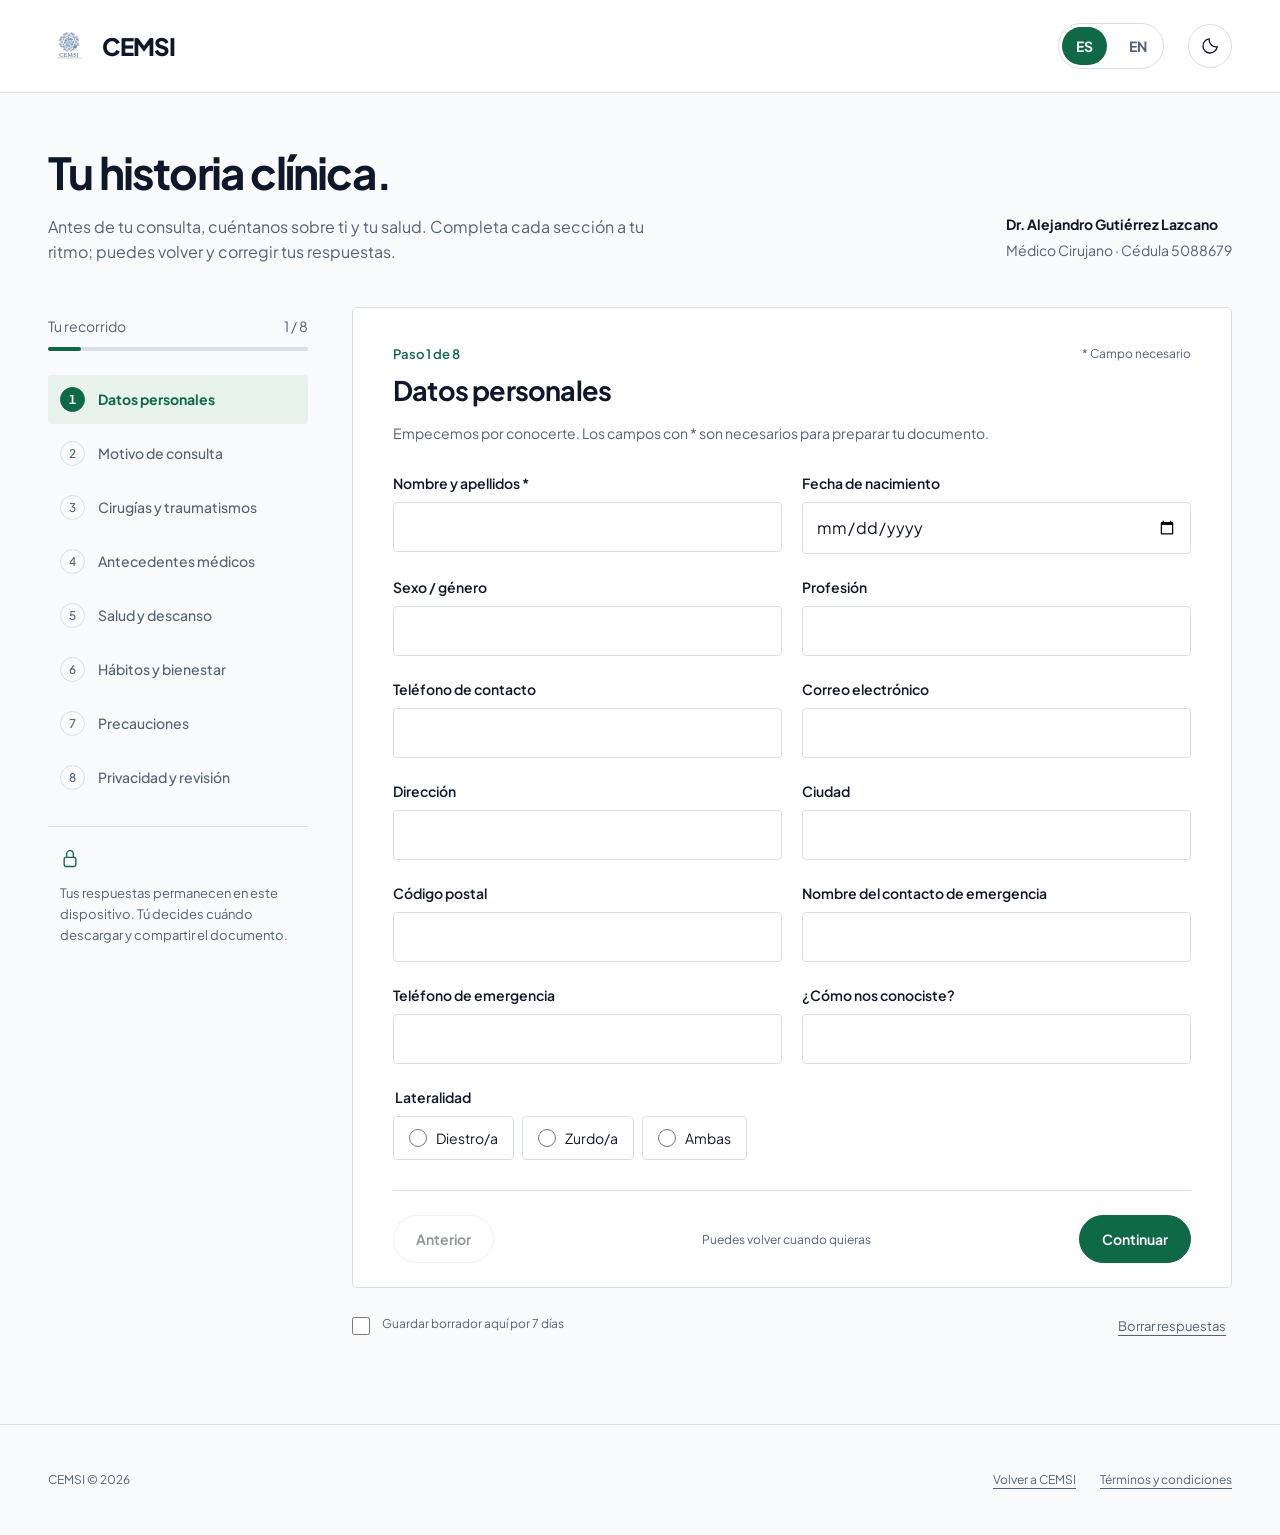
<file: historia-clinica/index.html>
<!doctype html>
<html lang="es"><head><meta charset="utf-8"><meta name="viewport" content="width=device-width,initial-scale=1"><meta name="theme-color" content="#0f6846"><meta name="description" content="Completa tu historia clínica CEMSI antes de tu consulta. Español e inglés."><meta name="robots" content="noindex,nofollow"><title>Historia clínica | CEMSI</title><link rel="preload" href="assets/fonts/plus-jakarta-sans-latin-wght.woff2" as="font" type="font/woff2" crossorigin><link rel="icon" href="assets/images/logo-cemsi.webp"><link rel="stylesheet" href="assets/css/form.css"><script src="assets/js/form.js" defer></script></head><body><a class="skip" href="#form-title">Ir al formulario / Skip to form</a><header><div class="shell top"><a class="brand" href="https://cemsineurofics.com.mx/" aria-label="CEMSI"><img src="assets/images/logo-cemsi.webp" width="42" height="42" alt="">CEMSI</a><div class="tools"><div class="languages" aria-label="Idioma / Language"><button type="button" id="es" lang="es">ES</button><button type="button" id="en" lang="en">EN</button></div><button class="icon-button" id="theme" type="button" aria-label="Cambiar tema / Change theme"><svg viewBox="0 0 24 24" width="20" height="20" fill="none" stroke="currentColor" stroke-width="1.6" aria-hidden="true"><path d="M20.5 13A8.5 8.5 0 0 1 11 3.5 8.5 8.5 0 1 0 20.5 13Z"/></svg></button></div></div></header><main class="shell"><div class="intro"><div><h1 id="page-title">Tu historia clínica.</h1><p id="intro-text"></p></div><div class="doctor"><strong>Dr. Alejandro Gutiérrez Lazcano</strong><span id="doctor-meta"></span></div></div><div class="workspace"><aside><div class="progress-label"><span id="progress-label"></span><span id="progress-number"></span></div><progress id="progress" max="8" value="1"></progress><nav id="steps" aria-label="Secciones"></nav><div class="privacy-note"><svg width="20" height="20" viewBox="0 0 24 24" fill="none" stroke="currentColor" stroke-width="1.6" aria-hidden="true"><rect x="5" y="10" width="14" height="11" rx="2"/><path d="M8 10V6a4 4 0 0 1 8 0v4"/></svg><p id="privacy-note"></p></div></aside><div class="form-area"><form id="clinical-form" novalidate><div class="panel-heading"><div><p id="section-count"></p><h2 id="form-title" tabindex="-1"></h2></div><span id="optional-note"></span></div><p id="section-description" class="section-description"></p><div id="fields"></div><div id="error-summary" role="alert" tabindex="-1" hidden></div><div class="form-actions"><button type="button" class="button secondary" id="back"></button><span id="step-hint"></span><button type="submit" class="button primary" id="next"></button></div></form><div class="draft-bar"><label class="check"><input type="checkbox" id="remember"><span id="remember-label"></span></label><button type="button" class="text-button" id="clear"></button></div><div class="clear-confirm" id="clear-confirm" hidden><p id="clear-question"></p><button type="button" class="button secondary" id="cancel-clear"></button><button type="button" class="button danger" id="confirm-clear"></button></div><p id="status" role="status" aria-live="polite"></p></div></div></main><footer class="shell"><span>CEMSI © 2026</span><a id="clinic-link" href="https://cemsineurofics.com.mx/"></a><a id="terms-link" href="https://cemsineurofics.com.mx/terminos-y-condiciones.html"></a></footer><div id="print-document"></div><noscript>Activa JavaScript para completar el formulario. / Enable JavaScript to complete this form.</noscript></body></html>
</file>
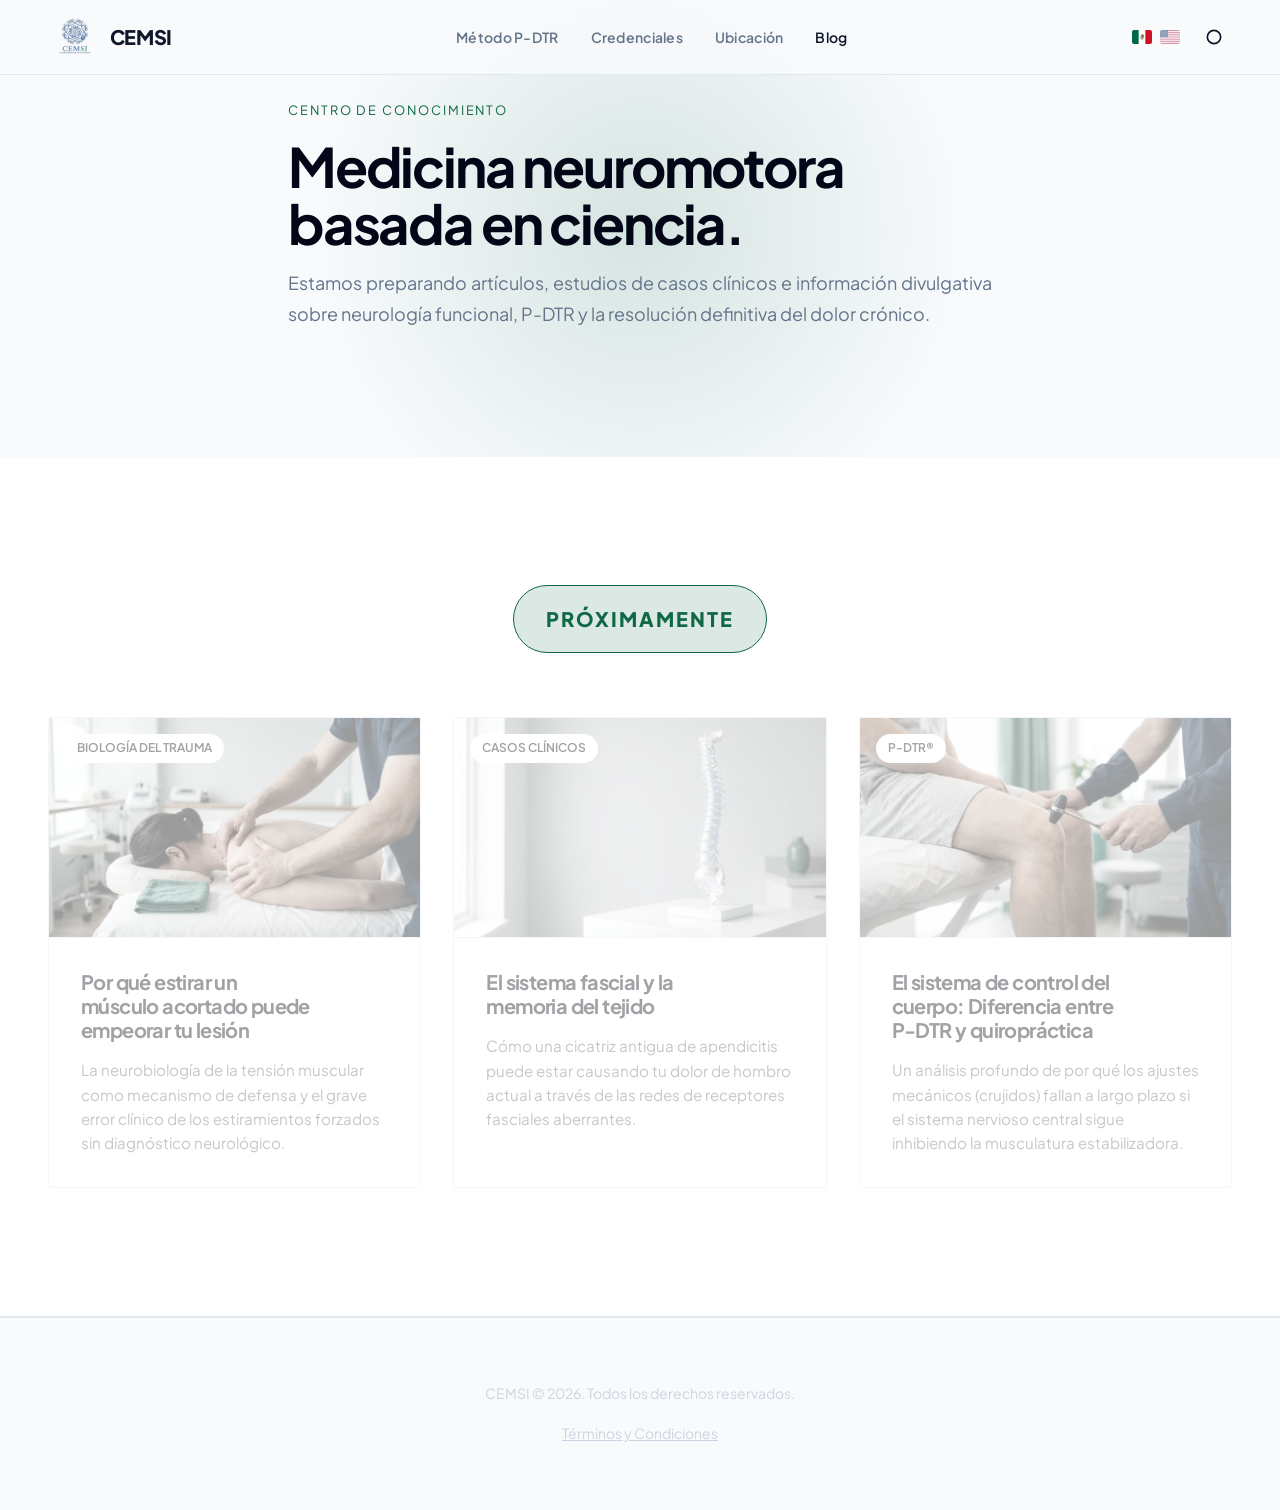
<file: blog.html>
<!DOCTYPE html>
<html lang="es">
<head>
  <meta charset="UTF-8" />
  <meta name="viewport" content="width=device-width, initial-scale=1.0" />
  <title>Blog | CEMSI Centro de Conocimiento</title>
  <meta name="theme-color" content="#09090b" />
  <link rel="icon" type="image/png" href="apple-touch-icon.png" />
  <link rel="stylesheet" href="assets/css/styles.css" />
</head>
<body>

  <!-- Header Premium -->
  <header class="site-header" id="header">
    <div class="container header__inner">
      <a href="index.html" class="brand" aria-label="CEMSI Inicio">
        <img src="assets/images/logo-cemsi.webp" alt="CEMSI Logo" />
        CEMSI
      </a>

      <nav class="nav" id="nav" aria-label="Primary navigation">
        <ul class="nav__list">
          <li><a href="que-es-pdtr.html">Método P-DTR</a></li>
          <li><a href="dr-alejandro-gutierrez.html">Credenciales</a></li>
          <li><a href="contacto.html">Ubicación</a></li>
          <li><a href="blog.html" style="color: var(--text);">Blog</a></li>
        </ul>
      </nav>

      <button type="button" class="nav-toggle" id="navToggle" aria-controls="nav" aria-expanded="false" aria-label="Abrir menú">
        <span></span><span></span>
      </button>
      <div class="header__actions">
        <div class="lang-switch">
          <a href="blog.html" aria-current="true" title="Español"><img src="assets/images/flags/mx.png" alt="MX" /></a>
          <a href="en/blog.html" title="English"><img src="assets/images/flags/us.png" alt="US" /></a>
        </div>
        <button type="button" class="theme-toggle" id="themeToggle" aria-label="Cambiar tema">
          <svg viewBox="0 0 24 24"><path d="M12 21a9 9 0 1 1 0-18 9 9 0 0 1 0 18Zm0-2a7 7 0 1 0 0-14 7 7 0 0 0 0 14Z" /></svg>
        </button>
      </div>
    </div>
  </header>

  <main>
    <section class="hero" style="min-height: 40vh; align-items: flex-end; padding-bottom: 4rem;">
      <div class="bg-glow"></div>
      <div class="container text-block reveal">
        <span style="font-size: 0.8rem; letter-spacing: 0.15em; text-transform: uppercase; color: var(--accent); display: block; margin-bottom: 1rem;">CENTRO DE CONOCIMIENTO</span>
        <h1 style="font-size: var(--fs-h2); max-width: 900px; margin-left: 0;">Medicina neuromotora basada en ciencia.</h1>
        <p style="margin-top: 1rem;">Estamos preparando artículos, estudios de casos clínicos e información divulgativa sobre neurología funcional, P-DTR y la resolución definitiva del dolor crónico.</p>
      </div>
    </section>

    <!-- Blog Grid (Coming Soon) -->
    <section class="section section--surface" style="min-height: 50vh;">
      <div class="container reveal">
        
        <div style="display: flex; justify-content: center; align-items: center; margin-bottom: 4rem;">
          <div style="padding: 1rem 2rem; border: 1px solid var(--accent); color: var(--accent); border-radius: var(--r-pill); font-size: 1.25rem; font-weight: 800; letter-spacing: 0.1em; background: var(--accent-glow);">
            PRÓXIMAMENTE
          </div>
        </div>

        <div style="display: grid; grid-template-columns: repeat(auto-fit, minmax(320px, 1fr)); gap: 2rem; opacity: 0.4; pointer-events: none; filter: grayscale(50%);">
          
          <div class="tile" style="padding: 0; min-height: 400px; display: flex; flex-direction: column;">
            <div style="height: 220px; background: url('assets/images/fotos/terapia-manual-800.webp') center/cover; border-bottom: 1px solid var(--line); position: relative;">
              <div style="position: absolute; top: 1rem; left: 1rem; background: var(--surface); font-size: 0.75rem; padding: 0.25rem 0.75rem; border-radius: var(--r-pill); font-weight: 600; text-transform: uppercase;">Biología del Trauma</div>
            </div>
            <div style="padding: 2rem; flex: 1;">
              <h3 style="font-size: 1.25rem;">Por qué estirar un músculo acortado puede empeorar tu lesión</h3>
              <p style="font-size: 0.95rem; margin-top: 1rem;">La neurobiología de la tensión muscular como mecanismo de defensa y el grave error clínico de los estiramientos forzados sin diagnóstico neurológico.</p>
            </div>
          </div>

          <div class="tile" style="padding: 0; min-height: 400px; display: flex; flex-direction: column;">
            <div style="height: 220px; background: url('assets/images/fotos/modelo-columna-800.webp') center/cover; border-bottom: 1px solid var(--line); position: relative;">
              <div style="position: absolute; top: 1rem; left: 1rem; background: var(--surface); font-size: 0.75rem; padding: 0.25rem 0.75rem; border-radius: var(--r-pill); font-weight: 600; text-transform: uppercase;">Casos Clínicos</div>
            </div>
            <div style="padding: 2rem; flex: 1;">
              <h3 style="font-size: 1.25rem;">El sistema fascial y la memoria del tejido</h3>
              <p style="font-size: 0.95rem; margin-top: 1rem;">Cómo una cicatriz antigua de apendicitis puede estar causando tu dolor de hombro actual a través de las redes de receptores fasciales aberrantes.</p>
            </div>
          </div>

          <div class="tile" style="padding: 0; min-height: 400px; display: flex; flex-direction: column;">
            <div style="height: 220px; background: url('assets/images/fotos/evaluacion-refleja-800.webp') center/cover; border-bottom: 1px solid var(--line); position: relative;">
              <div style="position: absolute; top: 1rem; left: 1rem; background: var(--surface); font-size: 0.75rem; padding: 0.25rem 0.75rem; border-radius: var(--r-pill); font-weight: 600; text-transform: uppercase;">P-DTR®</div>
            </div>
            <div style="padding: 2rem; flex: 1;">
              <h3 style="font-size: 1.25rem;">El sistema de control del cuerpo: Diferencia entre P-DTR y quiropráctica</h3>
              <p style="font-size: 0.95rem; margin-top: 1rem;">Un análisis profundo de por qué los ajustes mecánicos (crujidos) fallan a largo plazo si el sistema nervioso central sigue inhibiendo la musculatura estabilizadora.</p>
            </div>
          </div>

        </div>
      </div>
    </section>
  </main>

  <footer style="padding: 4rem 0; border-top: 1px solid var(--line); text-align: center;">
    <div class="container">
      <p style="font-size: 0.875rem; color: var(--line-strong); margin-bottom: 1rem;">CEMSI © 2026. Todos los derechos reservados.</p>
      <p style="font-size: 0.875rem;"><a href="terminos-y-condiciones.html" style="color: var(--line-strong); text-decoration: underline;">Términos y Condiciones</a></p>
    </div>
  </footer>

  <script>
    const html = document.documentElement;
    const themeToggle = document.getElementById('themeToggle');
    if (localStorage.theme === 'dark' || (!('theme' in localStorage) && window.matchMedia('(prefers-color-scheme: dark)').matches)) {
      html.classList.add('dark');
    }
    if (themeToggle) {
      themeToggle.addEventListener('click', () => {
        html.classList.toggle('dark');
        localStorage.theme = html.classList.contains('dark') ? 'dark' : 'light';
      });
    }
    document.addEventListener('DOMContentLoaded', () => {
      const observer = new IntersectionObserver((entries) => {
        entries.forEach(entry => {
          if (entry.isIntersecting) {
            entry.target.classList.add('is-visible');
          }
        });
      }, { threshold: 0.15, rootMargin: "0px 0px -50px 0px" });
      document.querySelectorAll('.reveal').forEach(el => observer.observe(el));
    });
  </script>
  <script src="assets/js/site-nav.js" defer></script>
</body>
</html>
</file>
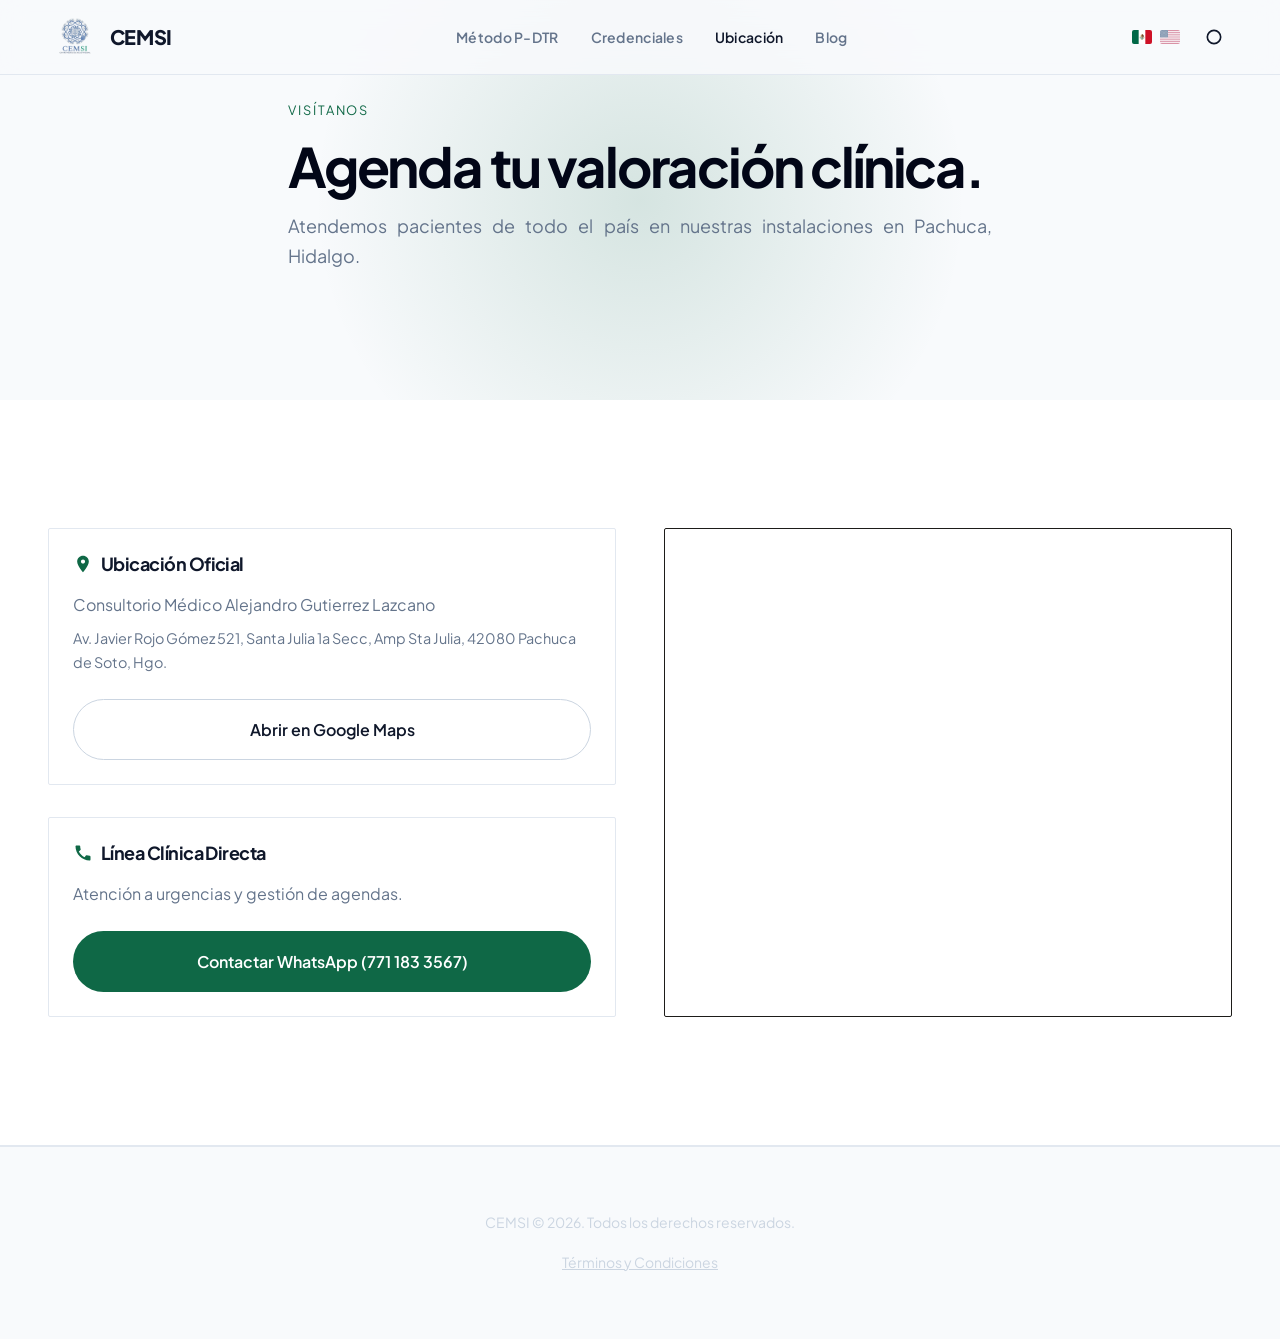
<file: contacto.html>
<!DOCTYPE html>
<html lang="es">
<head>
  <meta charset="UTF-8" />
  <meta name="viewport" content="width=device-width, initial-scale=1.0" />
  <title>Contacto y Ubicación Clínica | CEMSI</title>
  <meta name="theme-color" content="#09090b" />
  <link rel="icon" type="image/png" href="apple-touch-icon.png" />
  <link rel="stylesheet" href="assets/css/styles.css" />
</head>
<body>

  <!-- Header Premium -->
  <header class="site-header" id="header">
    <div class="container header__inner">
      <a href="index.html" class="brand" aria-label="CEMSI Inicio">
        <img src="assets/images/logo-cemsi.webp" alt="CEMSI Logo" />
        CEMSI
      </a>

      <nav class="nav" id="nav" aria-label="Primary navigation">
        <ul class="nav__list">
          <li><a href="que-es-pdtr.html">Método P-DTR</a></li>
          <li><a href="dr-alejandro-gutierrez.html">Credenciales</a></li>
          <li><a href="contacto.html" style="color: var(--text);">Ubicación</a></li>
          <li><a href="blog.html">Blog</a></li>
        </ul>
      </nav>

      <button type="button" class="nav-toggle" id="navToggle" aria-controls="nav" aria-expanded="false" aria-label="Abrir menú">
        <span></span><span></span>
      </button>
      <div class="header__actions">
        <div class="lang-switch">
          <a href="contacto.html" aria-current="true" title="Español"><img src="assets/images/flags/mx.png" alt="MX" /></a>
          <a href="en/contacto.html" title="English"><img src="assets/images/flags/us.png" alt="US" /></a>
        </div>
        <button type="button" class="theme-toggle" id="themeToggle" aria-label="Cambiar tema">
          <svg viewBox="0 0 24 24"><path d="M12 21a9 9 0 1 1 0-18 9 9 0 0 1 0 18Zm0-2a7 7 0 1 0 0-14 7 7 0 0 0 0 14Z" /></svg>
        </button>
      </div>
    </div>
  </header>

  <main>
    <section class="hero" style="min-height: 40vh; align-items: flex-end; padding-bottom: 4rem;">
      <div class="bg-glow"></div>
      <div class="container text-block reveal">
        <span style="font-size: 0.8rem; letter-spacing: 0.15em; text-transform: uppercase; color: var(--accent); display: block; margin-bottom: 1rem;">VISÍTANOS</span>
        <h1 style="font-size: var(--fs-h2); max-width: 900px; margin-left: 0;">Agenda tu valoración clínica.</h1>
        <p style="margin-top: 1rem;">Atendemos pacientes de todo el país en nuestras instalaciones en Pachuca, Hidalgo.</p>
      </div>
    </section>

    <!-- Mapa e Info Principal -->
    <section class="section section--surface">
      <div class="container reveal reveal-delay-1">
        <div style="display: grid; grid-template-columns: repeat(auto-fit, minmax(320px, 1fr)); gap: 3rem;">
          
          <div style="display:flex; flex-direction: column; gap: 2rem;">
            <div class="cred" style="border-radius: var(--r-card);">
              <h3 style="color: var(--text); display: flex; align-items: center; gap: 0.5rem;">
                <svg style="width: 20px; height: 20px; fill: var(--accent);" viewBox="0 0 24 24"><path d="M12 2C8.13 2 5 5.13 5 9c0 5.25 7 13 7 13s7-7.75 7-13c0-3.87-3.13-7-7-7zm0 9.5c-1.38 0-2.5-1.12-2.5-2.5s1.12-2.5 2.5-2.5 2.5 1.12 2.5 2.5-1.12 2.5-2.5 2.5z"/></svg>
                Ubicación Oficial
              </h3>
              <p style="margin-top: 0.5rem;">Consultorio Médico Alejandro Gutierrez Lazcano</p>
              <p style="font-size: 0.9rem; margin-top: 0.5rem; color: var(--muted);">Av. Javier Rojo Gómez 521, Santa Julia 1a Secc, Amp Sta Julia, 42080 Pachuca de Soto, Hgo.</p>
              <a href="https://www.google.com/maps/search/?api=1&query=Consultorio+Médico+Alejandro+Gutierrez+Lazcano+Pachuca" class="btn btn--outline" style="margin-top: 1.5rem; width: 100%;" target="_blank">Abrir en Google Maps</a>
            </div>

            <div class="cred" style="border-radius: var(--r-card);">
              <h3 style="color: var(--text); display: flex; align-items: center; gap: 0.5rem;">
                <svg style="width: 20px; height: 20px; fill: var(--accent);" viewBox="0 0 24 24"><path d="M20.01 15.38c-1.23 0-2.42-.2-3.53-.56a.977.977 0 00-1.01.24l-1.57 1.97c-2.83-1.35-5.48-3.9-6.89-6.83l1.95-1.66c.27-.28.35-.67.24-1.02-.37-1.11-.56-2.3-.56-3.53 0-.54-.45-.99-.99-.99H4.19C3.65 3 3 3.24 3 3.99 3 13.28 10.73 21 20.01 21c.71 0 .99-.63.99-1.18v-3.45c0-.54-.45-.99-.99-.99z"/></svg>
                Línea Clínica Directa
              </h3>
              <p style="margin-top: 0.5rem;">Atención a urgencias y gestión de agendas.</p>
              <a href="https://wa.me/527711833567" class="btn btn--primary" style="margin-top: 1.5rem; width: 100%;" target="_blank">Contactar WhatsApp (771 183 3567)</a>
            </div>
          </div>

          <div style="border-radius: var(--r-card); overflow: hidden; border: 1px solid var(--line); min-height: 400px; position: relative; filter: grayscale(70%) invert(90%) contrast(1.2);">
            <iframe 
                src="https://maps.google.com/maps?q=Consultorio%20M%C3%A9dico%20Alejandro%20Gutierrez%20Lazcano,%20Av.%20Javier%20Rojo%20G%C3%B3mez%20521,%20Pachuca&t=&z=16&ie=UTF8&iwloc=&output=embed" 
                width="100%" 
                height="100%" 
                style="border:0; position: absolute; inset:0;" 
                allowfullscreen="" 
                loading="lazy">
            </iframe>
          </div>

        </div>
      </div>
    </section>



  </main>

  <footer style="padding: 4rem 0; border-top: 1px solid var(--line); text-align: center;">
    <div class="container">
      <p style="font-size: 0.875rem; color: var(--line-strong); margin-bottom: 1rem;">CEMSI © 2026. Todos los derechos reservados.</p>
      <p style="font-size: 0.875rem;"><a href="terminos-y-condiciones.html" style="color: var(--line-strong); text-decoration: underline;">Términos y Condiciones</a></p>
    </div>
  </footer>

  <script>
    const html = document.documentElement;
    const themeToggle = document.getElementById('themeToggle');
    
    if (localStorage.theme === 'dark' || (!('theme' in localStorage) && window.matchMedia('(prefers-color-scheme: dark)').matches)) {
      html.classList.add('dark');
    }

    if (themeToggle) {
      themeToggle.addEventListener('click', () => {
        html.classList.toggle('dark');
        localStorage.theme = html.classList.contains('dark') ? 'dark' : 'light';
      });
    }

    document.addEventListener('DOMContentLoaded', () => {
      const observer = new IntersectionObserver((entries) => {
        entries.forEach(entry => {
          if (entry.isIntersecting) {
            entry.target.classList.add('is-visible');
          }
        });
      }, { threshold: 0.15, rootMargin: "0px 0px -50px 0px" });
      document.querySelectorAll('.reveal').forEach(el => observer.observe(el));
    });
  </script>
  <script src="assets/js/site-nav.js" defer></script>
</body>
</html>
</file>
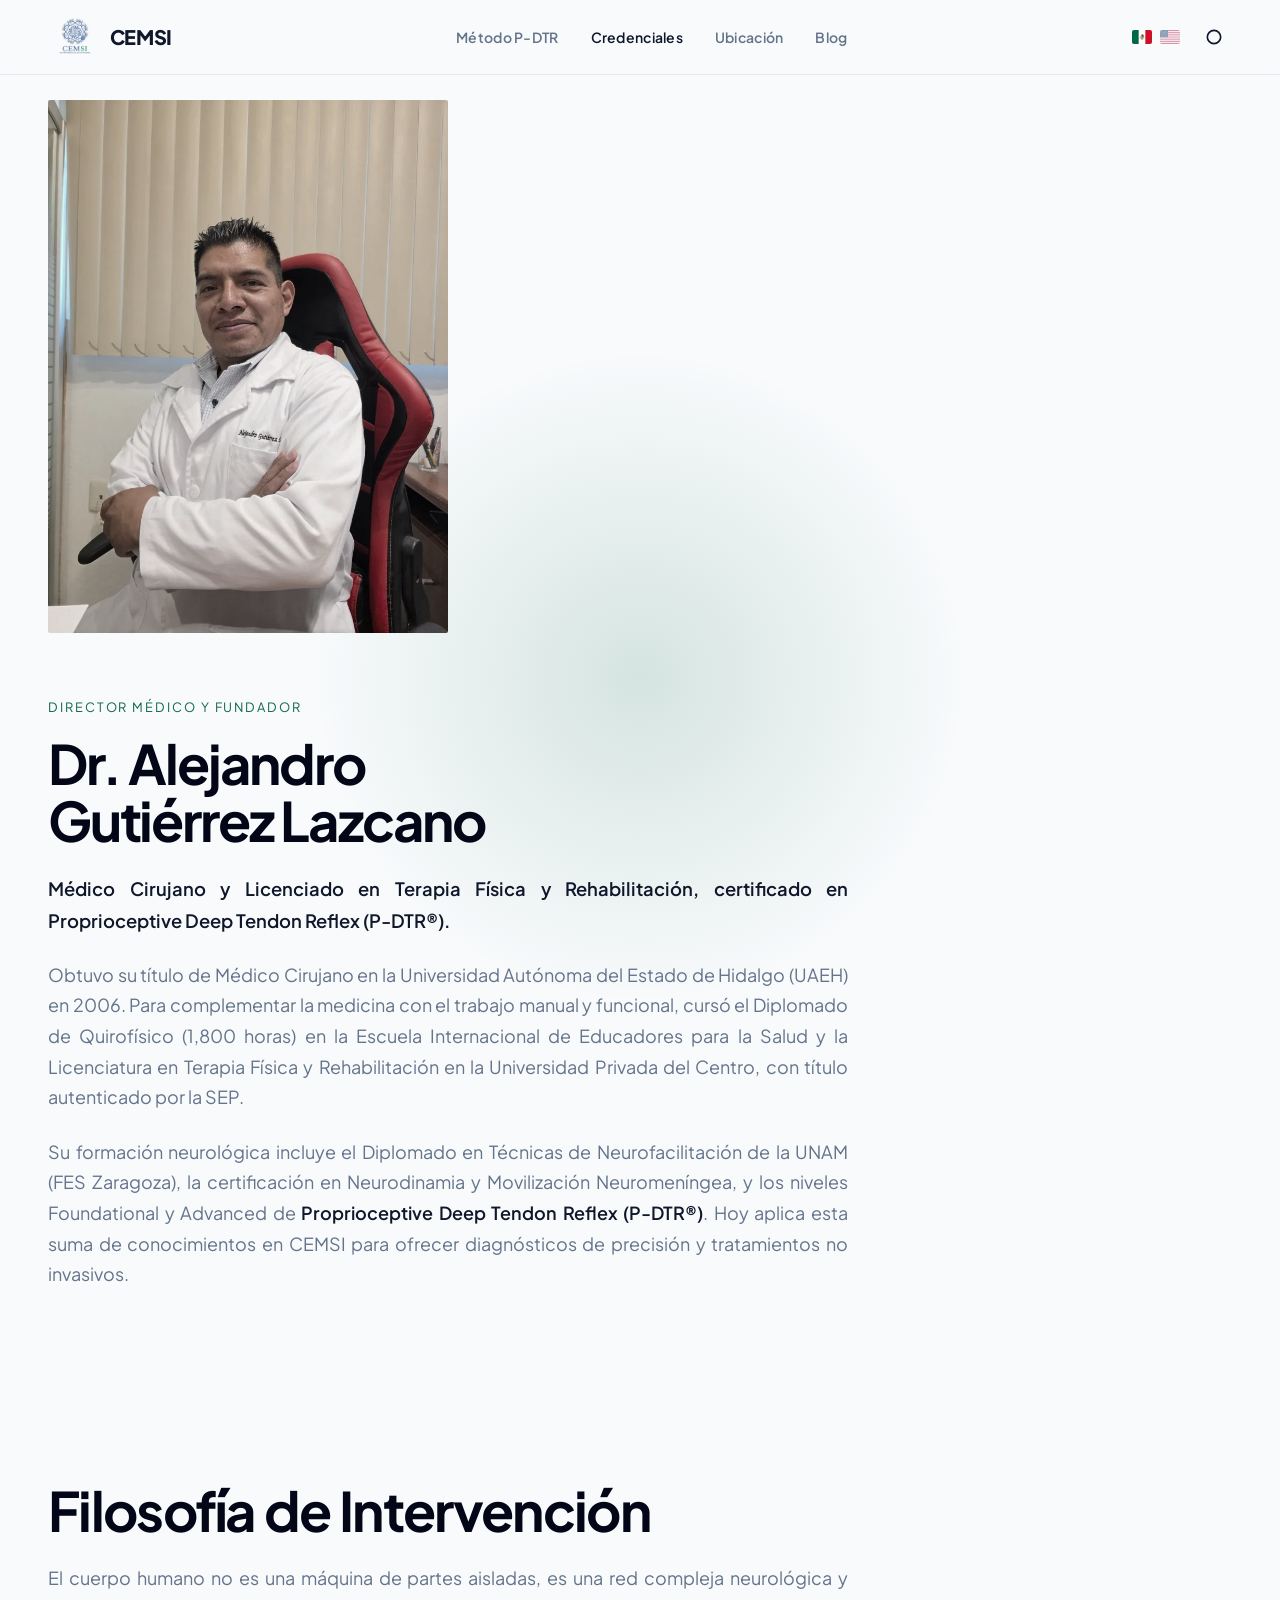
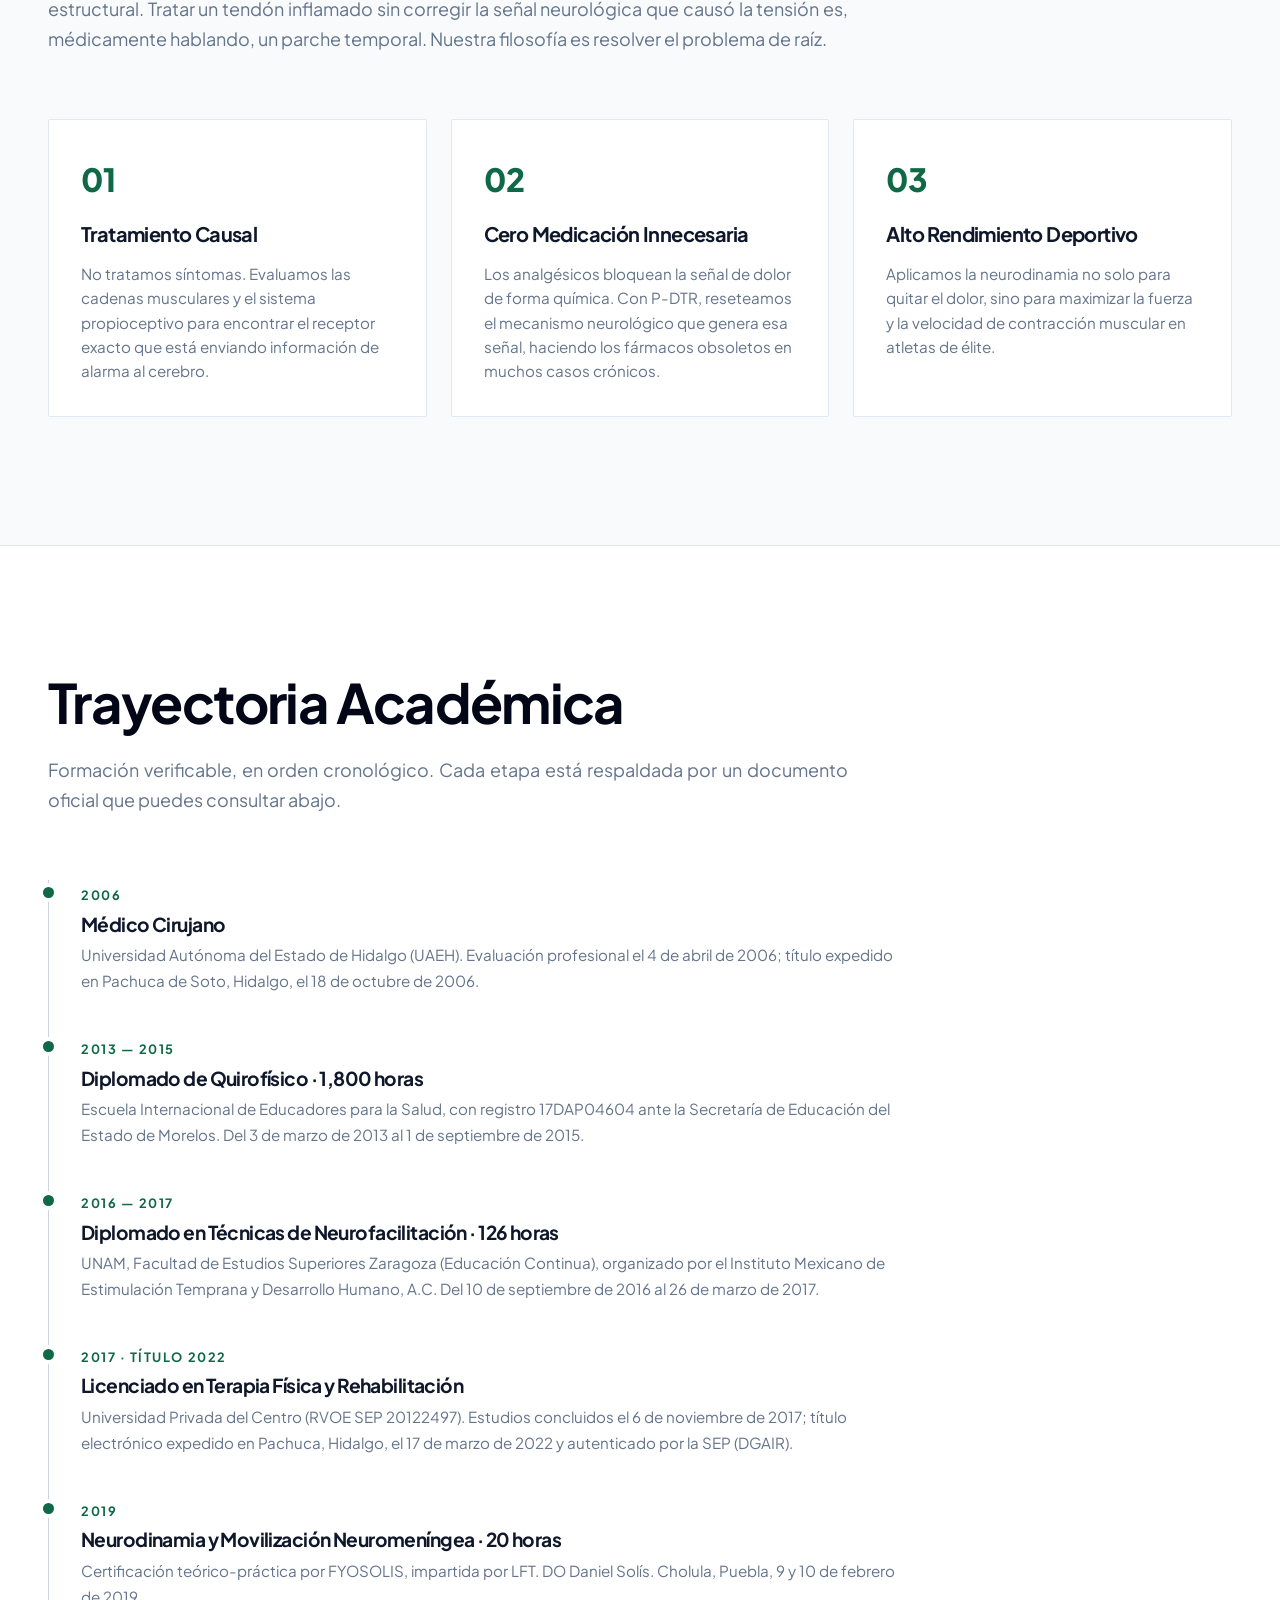
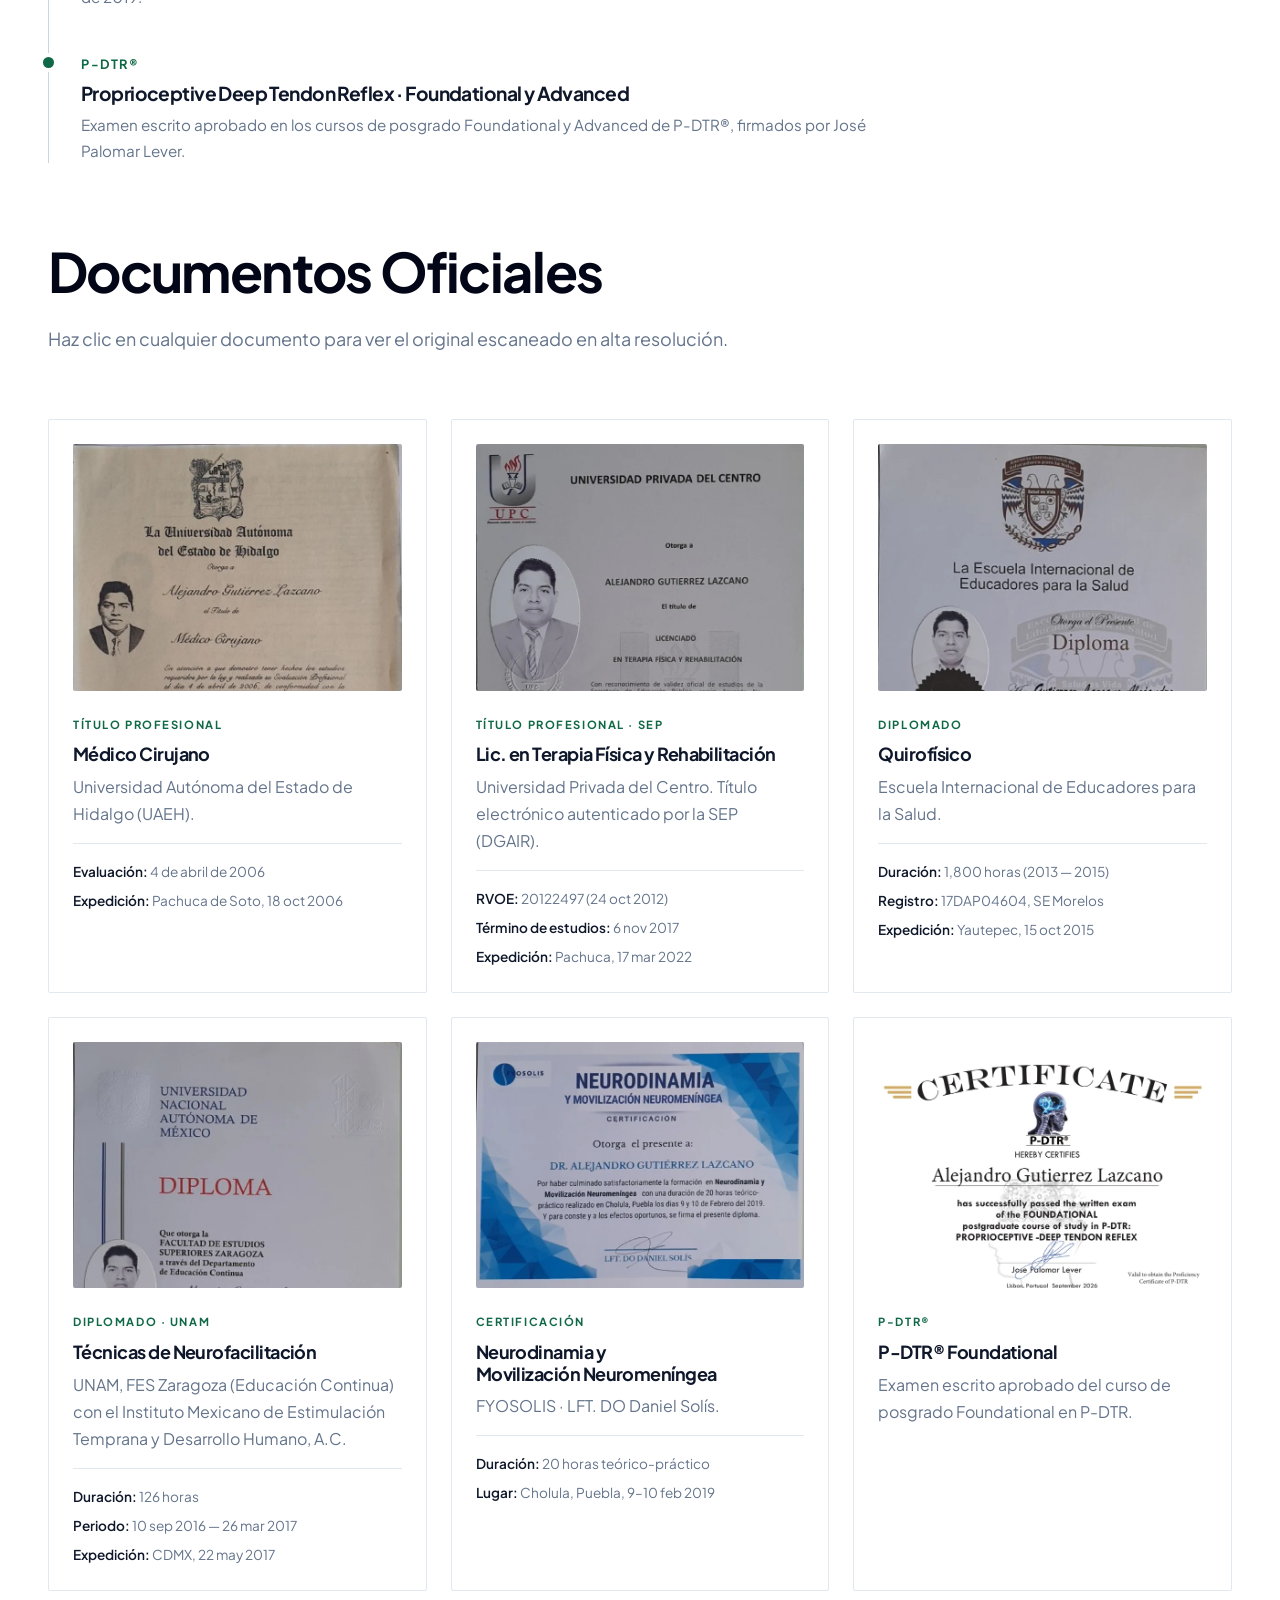
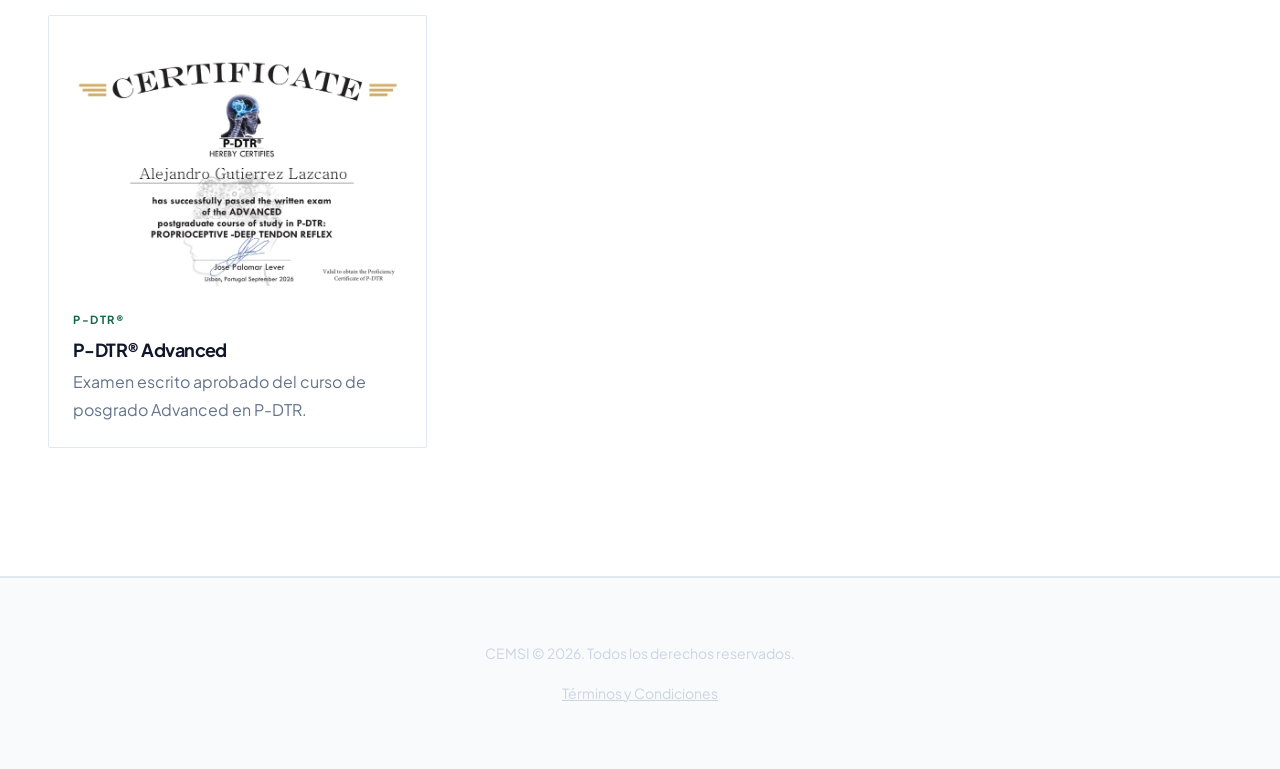
<file: dr-alejandro-gutierrez.html>
<!DOCTYPE html>
<html lang="es">
<head>
  <meta charset="UTF-8" />
  <meta name="viewport" content="width=device-width, initial-scale=1.0" />
  <title>Dr. Alejandro Gutiérrez | Acreditaciones Médicas</title>
  <meta name="description" content="Especialista en Medicina Funcional y P-DTR." />
  <meta name="theme-color" content="#09090b" />
  <link rel="icon" type="image/png" href="apple-touch-icon.png" />
  <link rel="stylesheet" href="assets/css/styles.css" />
</head>
<body>

  <!-- Header Premium -->
  <header class="site-header" id="header">
    <div class="container header__inner">
      <a href="index.html" class="brand" aria-label="CEMSI Inicio">
        <img src="assets/images/logo-cemsi.webp" alt="CEMSI Logo" />
        CEMSI
      </a>

      <nav class="nav" id="nav" aria-label="Primary navigation">
        <ul class="nav__list">
          <li><a href="que-es-pdtr.html">Método P-DTR</a></li>
          <li><a href="dr-alejandro-gutierrez.html" style="color: var(--text);">Credenciales</a></li>
          <li><a href="contacto.html">Ubicación</a></li>
          <li><a href="blog.html">Blog</a></li>
        </ul>
      </nav>

      <button type="button" class="nav-toggle" id="navToggle" aria-controls="nav" aria-expanded="false" aria-label="Abrir menú">
        <span></span><span></span>
      </button>
      <div class="header__actions">
        <div class="lang-switch">
          <a href="dr-alejandro-gutierrez.html" aria-current="true" title="Español"><img src="assets/images/flags/mx.png" alt="MX" /></a>
          <a href="en/dr-alejandro-gutierrez.html" title="English"><img src="assets/images/flags/us.png" alt="US" /></a>
        </div>
        <button type="button" class="theme-toggle" id="themeToggle" aria-label="Cambiar tema">
          <svg viewBox="0 0 24 24"><path d="M12 21a9 9 0 1 1 0-18 9 9 0 0 1 0 18Zm0-2a7 7 0 1 0 0-14 7 7 0 0 0 0 14Z" /></svg>
        </button>
      </div>
    </div>
  </header>

  <main>
    
    <section class="hero" style="min-height: 60vh; align-items: center; padding-bottom: 4rem;">
      <div class="bg-glow"></div>
      <div class="container reveal">
        <div style="display: flex; gap: 4rem; align-items: center; flex-wrap: wrap;">
          <img src="assets/images/doctor-alejandro-gutierrez.webp" alt="Dr. Alejandro Gutiérrez Lazcano" style="width: 400px; border-radius: var(--r-card); filter: grayscale(50%);" />
          <div class="text-block" style="margin-bottom: 0;">
            <span style="font-size: 0.8rem; letter-spacing: 0.15em; text-transform: uppercase; color: var(--accent); display: block; margin-bottom: 1rem;">DIRECTOR MÉDICO Y FUNDADOR</span>
            <h1 style="font-size: var(--fs-h2); margin-left: 0; max-width: 600px;">Dr. Alejandro Gutiérrez Lazcano</h1>
            <p style="margin-top: 1.5rem; font-size: 1.15rem; color: var(--text); font-weight: 600;">Médico Cirujano y Licenciado en Terapia Física y Rehabilitación, certificado en Proprioceptive Deep Tendon Reflex (P-DTR®).</p>
            <p style="margin-top: 1rem;">Obtuvo su título de Médico Cirujano en la Universidad Autónoma del Estado de Hidalgo (UAEH) en 2006. Para complementar la medicina con el trabajo manual y funcional, cursó el Diplomado de Quirofísico (1,800 horas) en la Escuela Internacional de Educadores para la Salud y la Licenciatura en Terapia Física y Rehabilitación en la Universidad Privada del Centro, con título autenticado por la SEP.</p>
            <p style="margin-top: 1rem;">Su formación neurológica incluye el Diplomado en Técnicas de Neurofacilitación de la UNAM (FES Zaragoza), la certificación en Neurodinamia y Movilización Neuromeníngea, y los niveles Foundational y Advanced de <strong>Proprioceptive Deep Tendon Reflex (P-DTR®)</strong>. Hoy aplica esta suma de conocimientos en CEMSI para ofrecer diagnósticos de precisión y tratamientos no invasivos.</p>
          </div>
        </div>
      </div>
    </section>

    <!-- Biografía y Filosofía -->
    <section class="section">
      <div class="container reveal">
        <div class="text-block">
          <h2>Filosofía de Intervención</h2>
          <p>El cuerpo humano no es una máquina de partes aisladas, es una red compleja neurológica y estructural. Tratar un tendón inflamado sin corregir la señal neurológica que causó la tensión es, médicamente hablando, un parche temporal. Nuestra filosofía es resolver el problema de raíz.</p>
        </div>

        <div style="display: grid; grid-template-columns: repeat(auto-fit, minmax(300px, 1fr)); gap: 1.5rem;" class="reveal reveal-delay-1">
          <div class="tile" style="padding: 2rem;">
            <span style="color: var(--accent); font-weight: 800; font-size: 2rem; display: block; margin-bottom: 1rem;">01</span>
            <h3 style="font-size: 1.25rem;">Tratamiento Causal</h3>
            <p style="font-size: 0.95rem;">No tratamos síntomas. Evaluamos las cadenas musculares y el sistema propioceptivo para encontrar el receptor exacto que está enviando información de alarma al cerebro.</p>
          </div>
          <div class="tile" style="padding: 2rem;">
            <span style="color: var(--accent); font-weight: 800; font-size: 2rem; display: block; margin-bottom: 1rem;">02</span>
            <h3 style="font-size: 1.25rem;">Cero Medicación Innecesaria</h3>
            <p style="font-size: 0.95rem;">Los analgésicos bloquean la señal de dolor de forma química. Con P-DTR, reseteamos el mecanismo neurológico que genera esa señal, haciendo los fármacos obsoletos en muchos casos crónicos.</p>
          </div>
          <div class="tile" style="padding: 2rem;">
            <span style="color: var(--accent); font-weight: 800; font-size: 2rem; display: block; margin-bottom: 1rem;">03</span>
            <h3 style="font-size: 1.25rem;">Alto Rendimiento Deportivo</h3>
            <p style="font-size: 0.95rem;">Aplicamos la neurodinamia no solo para quitar el dolor, sino para maximizar la fuerza y la velocidad de contracción muscular en atletas de élite.</p>
          </div>
        </div>
      </div>
    </section>

    <!-- Credenciales Oficiales -->
    <section class="section section--surface">
      <div class="container">
        <div class="text-block reveal">
          <h2>Trayectoria Académica</h2>
          <p>Formación verificable, en orden cronológico. Cada etapa está respaldada por un documento oficial que puedes consultar abajo.</p>
        </div>

        <ol class="timeline reveal reveal-delay-1">
          <li>
            <span class="timeline__year">2006</span>
            <h3>Médico Cirujano</h3>
            <p>Universidad Autónoma del Estado de Hidalgo (UAEH). Evaluación profesional el 4 de abril de 2006; título expedido en Pachuca de Soto, Hidalgo, el 18 de octubre de 2006.</p>
          </li>
          <li>
            <span class="timeline__year">2013 — 2015</span>
            <h3>Diplomado de Quirofísico · 1,800 horas</h3>
            <p>Escuela Internacional de Educadores para la Salud, con registro 17DAP04604 ante la Secretaría de Educación del Estado de Morelos. Del 3 de marzo de 2013 al 1 de septiembre de 2015.</p>
          </li>
          <li>
            <span class="timeline__year">2016 — 2017</span>
            <h3>Diplomado en Técnicas de Neurofacilitación · 126 horas</h3>
            <p>UNAM, Facultad de Estudios Superiores Zaragoza (Educación Continua), organizado por el Instituto Mexicano de Estimulación Temprana y Desarrollo Humano, A.C. Del 10 de septiembre de 2016 al 26 de marzo de 2017.</p>
          </li>
          <li>
            <span class="timeline__year">2017 · Título 2022</span>
            <h3>Licenciado en Terapia Física y Rehabilitación</h3>
            <p>Universidad Privada del Centro (RVOE SEP 20122497). Estudios concluidos el 6 de noviembre de 2017; título electrónico expedido en Pachuca, Hidalgo, el 17 de marzo de 2022 y autenticado por la SEP (DGAIR).</p>
          </li>
          <li>
            <span class="timeline__year">2019</span>
            <h3>Neurodinamia y Movilización Neuromeníngea · 20 horas</h3>
            <p>Certificación teórico-práctica por FYOSOLIS, impartida por LFT. DO Daniel Solís. Cholula, Puebla, 9 y 10 de febrero de 2019.</p>
          </li>
          <li>
            <span class="timeline__year">P-DTR®</span>
            <h3>Proprioceptive Deep Tendon Reflex · Foundational y Advanced</h3>
            <p>Examen escrito aprobado en los cursos de posgrado Foundational y Advanced de P-DTR®, firmados por José Palomar Lever.</p>
          </li>
        </ol>

        <div class="text-block reveal">
          <h2>Documentos Oficiales</h2>
          <p>Haz clic en cualquier documento para ver el original escaneado en alta resolución.</p>
        </div>

        <div class="cred-grid reveal reveal-delay-1">
          <a href="assets/images/diplomas/full/miniatura-uaeh.webp" target="_blank" rel="noopener" class="cred">
            <img src="assets/images/diplomas/miniatura-uaeh.webp" alt="Título de Médico Cirujano, UAEH" loading="lazy" />
            <span class="cred__tag">Título profesional</span>
            <h3>Médico Cirujano</h3>
            <p>Universidad Autónoma del Estado de Hidalgo (UAEH).</p>
            <ul class="cred__meta">
              <li><strong>Evaluación:</strong> 4 de abril de 2006</li>
              <li><strong>Expedición:</strong> Pachuca de Soto, 18 oct 2006</li>
            </ul>
          </a>

          <a href="assets/images/diplomas/full/miniatura-upc.webp" target="_blank" rel="noopener" class="cred">
            <img src="assets/images/diplomas/miniatura-upc.webp" alt="Título de Licenciado en Terapia Física y Rehabilitación, Universidad Privada del Centro" loading="lazy" />
            <span class="cred__tag">Título profesional · SEP</span>
            <h3>Lic. en Terapia Física y Rehabilitación</h3>
            <p>Universidad Privada del Centro. Título electrónico autenticado por la SEP (DGAIR).</p>
            <ul class="cred__meta">
              <li><strong>RVOE:</strong> 20122497 (24 oct 2012)</li>
              <li><strong>Término de estudios:</strong> 6 nov 2017</li>
              <li><strong>Expedición:</strong> Pachuca, 17 mar 2022</li>
            </ul>
          </a>

          <a href="assets/images/diplomas/full/miniatura-quirofisico.webp" target="_blank" rel="noopener" class="cred">
            <img src="assets/images/diplomas/miniatura-quirofisico.webp" alt="Diploma de Quirofísico, Escuela Internacional de Educadores para la Salud" loading="lazy" />
            <span class="cred__tag">Diplomado</span>
            <h3>Quirofísico</h3>
            <p>Escuela Internacional de Educadores para la Salud.</p>
            <ul class="cred__meta">
              <li><strong>Duración:</strong> 1,800 horas (2013 — 2015)</li>
              <li><strong>Registro:</strong> 17DAP04604, SE Morelos</li>
              <li><strong>Expedición:</strong> Yautepec, 15 oct 2015</li>
            </ul>
          </a>

          <a href="assets/images/diplomas/full/miniatura-unam.webp" target="_blank" rel="noopener" class="cred">
            <img src="assets/images/diplomas/miniatura-unam.webp" alt="Diploma en Técnicas de Neurofacilitación, UNAM FES Zaragoza" loading="lazy" />
            <span class="cred__tag">Diplomado · UNAM</span>
            <h3>Técnicas de Neurofacilitación</h3>
            <p>UNAM, FES Zaragoza (Educación Continua) con el Instituto Mexicano de Estimulación Temprana y Desarrollo Humano, A.C.</p>
            <ul class="cred__meta">
              <li><strong>Duración:</strong> 126 horas</li>
              <li><strong>Periodo:</strong> 10 sep 2016 — 26 mar 2017</li>
              <li><strong>Expedición:</strong> CDMX, 22 may 2017</li>
            </ul>
          </a>

          <a href="assets/images/diplomas/full/miniatura-neurodinamia.webp" target="_blank" rel="noopener" class="cred">
            <img src="assets/images/diplomas/miniatura-neurodinamia.webp" alt="Certificación en Neurodinamia y Movilización Neuromeníngea, FYOSOLIS" loading="lazy" />
            <span class="cred__tag">Certificación</span>
            <h3>Neurodinamia y Movilización Neuromeníngea</h3>
            <p>FYOSOLIS · LFT. DO Daniel Solís.</p>
            <ul class="cred__meta">
              <li><strong>Duración:</strong> 20 horas teórico-práctico</li>
              <li><strong>Lugar:</strong> Cholula, Puebla, 9–10 feb 2019</li>
            </ul>
          </a>

          <a href="assets/images/diplomas/full/miniatura-pdtr.webp" target="_blank" rel="noopener" class="cred">
            <img src="assets/images/diplomas/miniatura-pdtr.webp" alt="Certificado P-DTR Foundational" loading="lazy" />
            <span class="cred__tag">P-DTR®</span>
            <h3>P-DTR® Foundational</h3>
            <p>Examen escrito aprobado del curso de posgrado Foundational en P-DTR.</p>
          </a>

          <a href="assets/images/diplomas/full/miniatura-pdtr-advanced.webp" target="_blank" rel="noopener" class="cred">
            <img src="assets/images/diplomas/miniatura-pdtr-advanced.webp" alt="Certificado P-DTR Advanced" loading="lazy" />
            <span class="cred__tag">P-DTR®</span>
            <h3>P-DTR® Advanced</h3>
            <p>Examen escrito aprobado del curso de posgrado Advanced en P-DTR.</p>
          </a>
        </div>
      </div>
    </section>


  </main>

  <footer style="padding: 4rem 0; border-top: 1px solid var(--line); text-align: center;">
    <div class="container">
      <p style="font-size: 0.875rem; color: var(--line-strong); margin-bottom: 1rem;">CEMSI © 2026. Todos los derechos reservados.</p>
      <p style="font-size: 0.875rem;"><a href="terminos-y-condiciones.html" style="color: var(--line-strong); text-decoration: underline;">Términos y Condiciones</a></p>
    </div>
  </footer>

  <script>
    const html = document.documentElement;
    const themeToggle = document.getElementById('themeToggle');
    
    if (localStorage.theme === 'dark' || (!('theme' in localStorage) && window.matchMedia('(prefers-color-scheme: dark)').matches)) {
      html.classList.add('dark');
    }

    if (themeToggle) {
      themeToggle.addEventListener('click', () => {
        html.classList.toggle('dark');
        localStorage.theme = html.classList.contains('dark') ? 'dark' : 'light';
      });
    }

    document.addEventListener('DOMContentLoaded', () => {
      const observer = new IntersectionObserver((entries) => {
        entries.forEach(entry => {
          if (entry.isIntersecting) {
            entry.target.classList.add('is-visible');
          }
        });
      }, { threshold: 0.15, rootMargin: "0px 0px -50px 0px" });
      document.querySelectorAll('.reveal').forEach(el => observer.observe(el));
    });
  </script>
  <script src="assets/js/site-nav.js" defer></script>
</body>
</html>
</file>
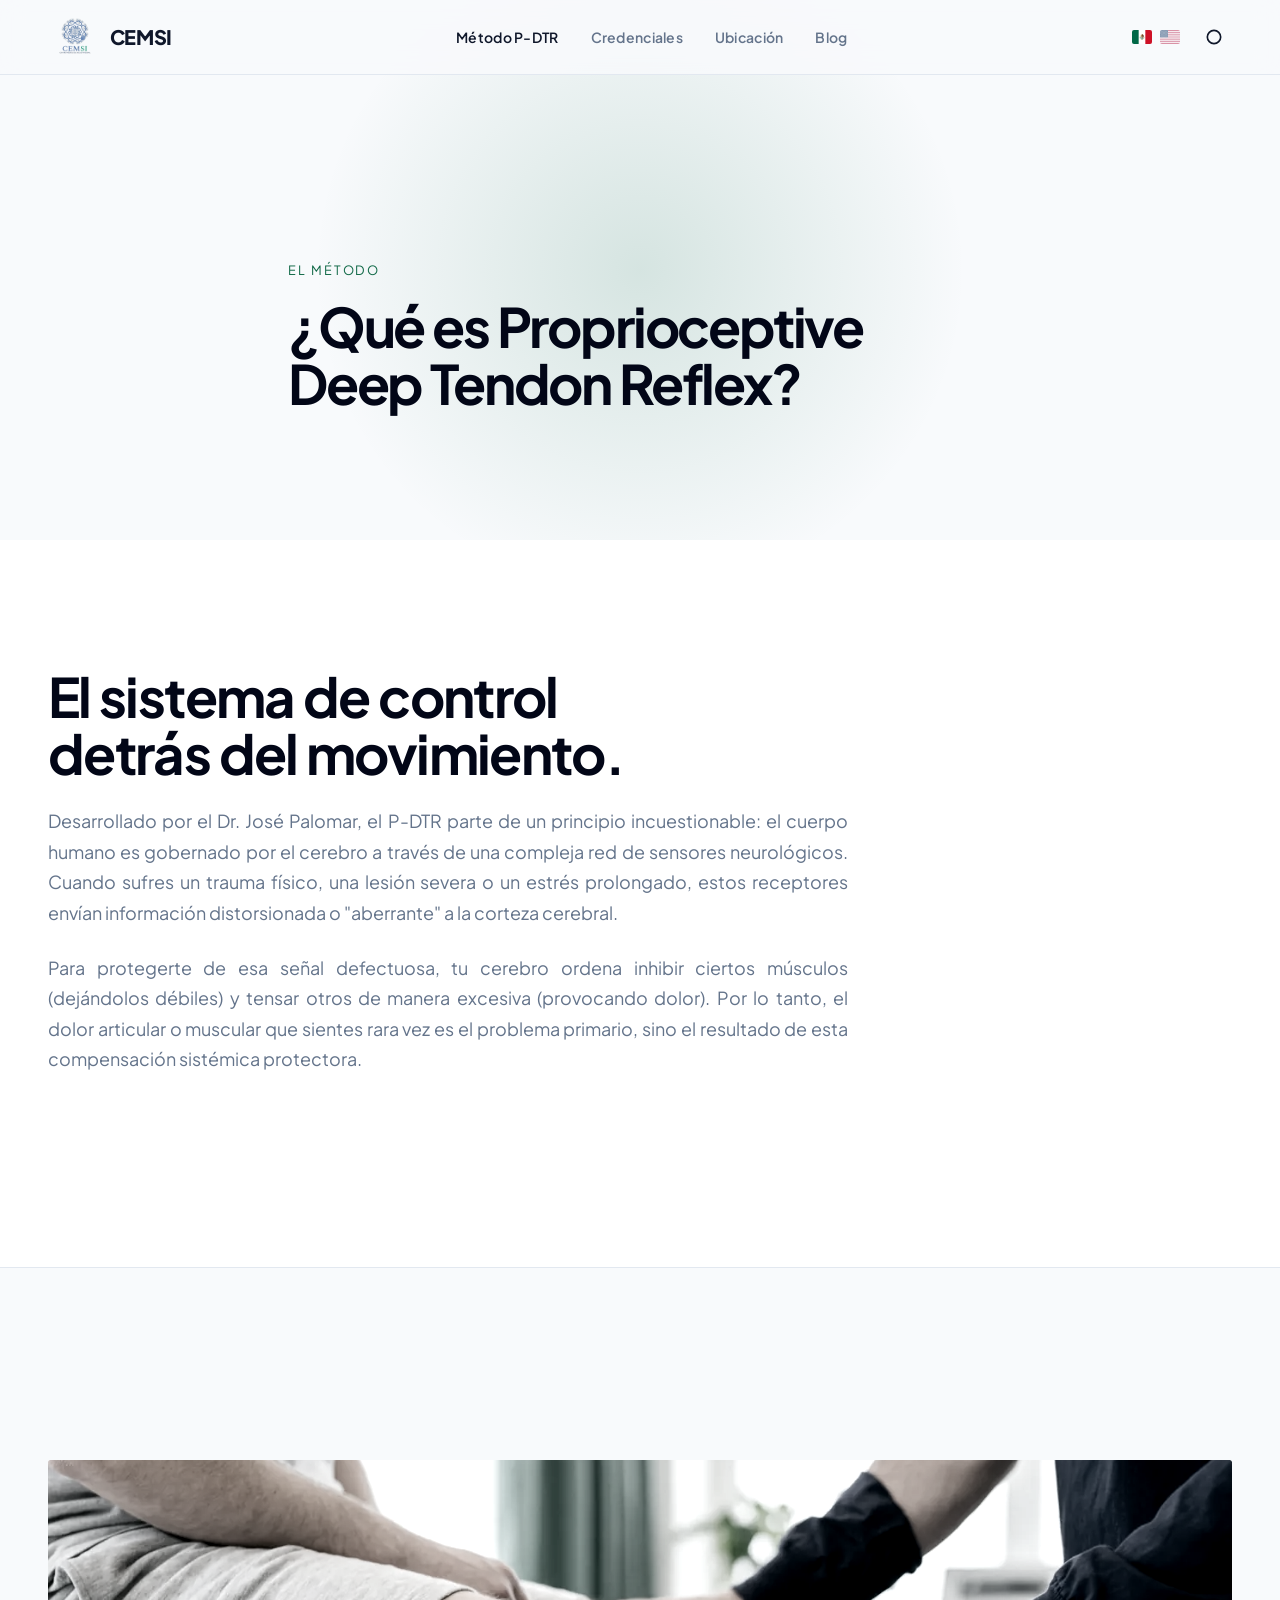
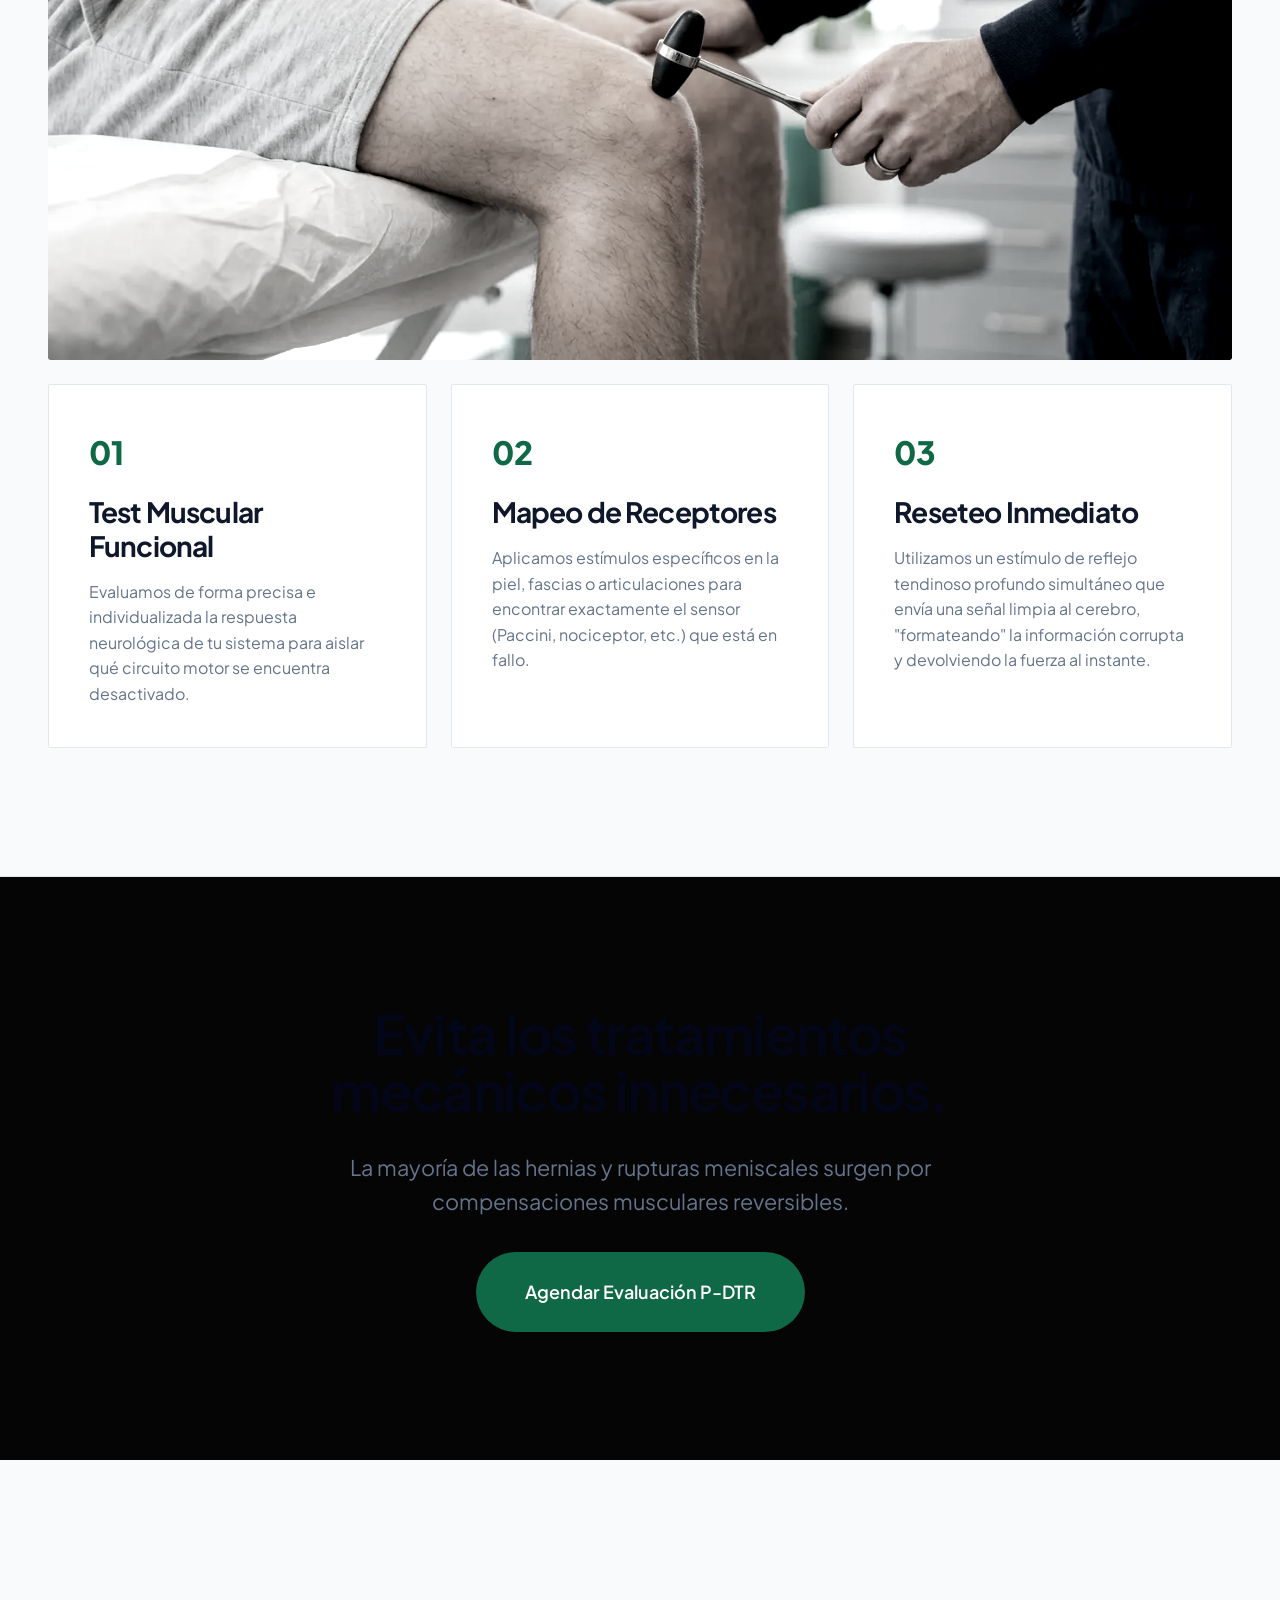
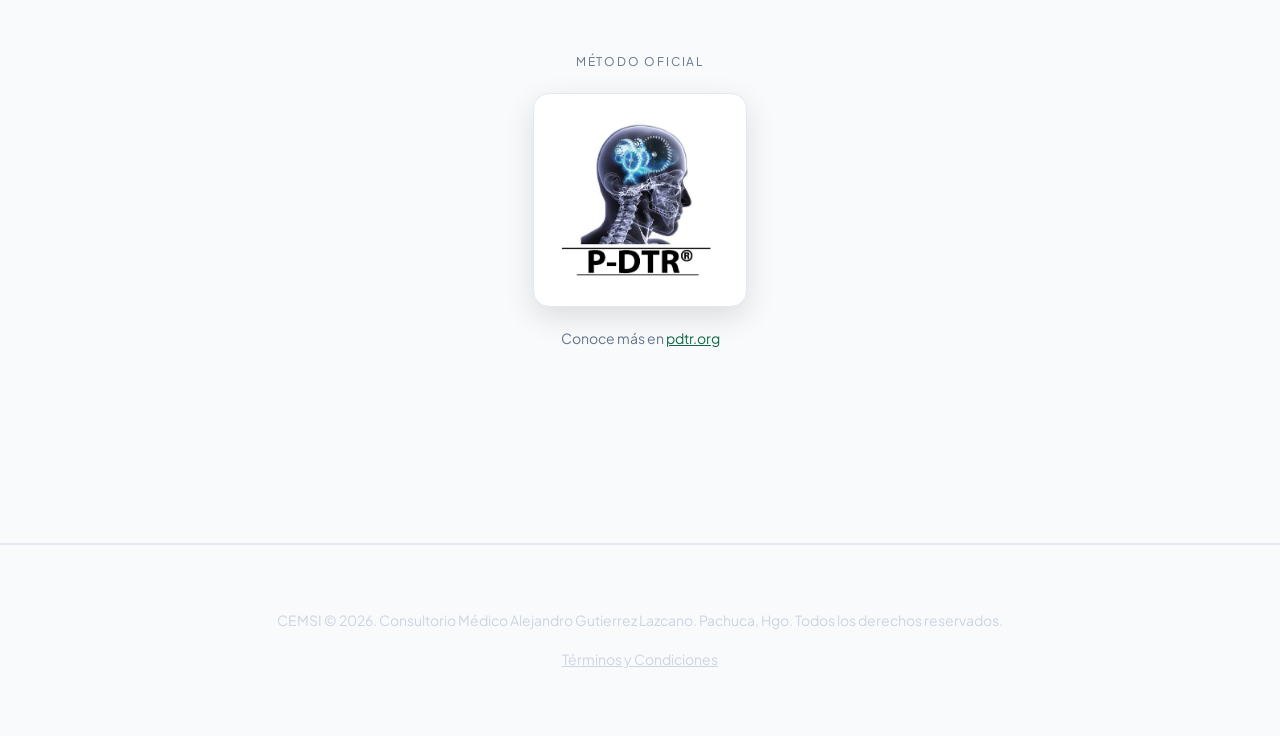
<file: que-es-pdtr.html>
<!DOCTYPE html>
<html lang="es">
<head>
  <meta charset="UTF-8" />
  <meta name="viewport" content="width=device-width, initial-scale=1.0" />
  <title>¿Qué es P-DTR? | CEMSI Neurología Funcional</title>
  <meta name="description" content="Descubre P-DTR (Proprioceptive Deep Tendon Reflex), la terapia neurológica que trata la disfunción desde el sistema nervioso central." />
  <meta name="theme-color" content="#09090b" />
  <link rel="icon" type="image/png" href="apple-touch-icon.png" />
  <link rel="stylesheet" href="assets/css/styles.css" />
</head>
<body>

  <!-- Header Premium -->
  <header class="site-header" id="header">
    <div class="container header__inner">
      <a href="index.html" class="brand" aria-label="CEMSI Inicio">
        <img src="assets/images/logo-cemsi.webp" alt="CEMSI Logo" />
        CEMSI
      </a>

      <nav class="nav" id="nav" aria-label="Primary navigation">
        <ul class="nav__list">
          <li><a href="que-es-pdtr.html" style="color: var(--text);">Método P-DTR</a></li>
          <li><a href="dr-alejandro-gutierrez.html">Credenciales</a></li>
          <li><a href="contacto.html">Ubicación</a></li>
          <li><a href="blog.html">Blog</a></li>
        </ul>
      </nav>

      <button type="button" class="nav-toggle" id="navToggle" aria-controls="nav" aria-expanded="false" aria-label="Abrir menú">
        <span></span><span></span>
      </button>

      <div class="header__actions">
        <div class="lang-switch">
          <a href="que-es-pdtr.html" aria-current="true" title="Español"><img src="assets/images/flags/mx.png" alt="MX" /></a>
          <a href="en/que-es-pdtr.html" title="English"><img src="assets/images/flags/us.png" alt="US" /></a>
        </div>
        <button type="button" class="theme-toggle" id="themeToggle" aria-label="Cambiar tema">
          <svg viewBox="0 0 24 24"><path d="M12 21a9 9 0 1 1 0-18 9 9 0 0 1 0 18Zm0-2a7 7 0 1 0 0-14 7 7 0 0 0 0 14Z" /></svg>
        </button>
      </div>
    </div>
  </header>

  <main>
    <section class="hero" style="min-height: 60vh; align-items: flex-end; padding-bottom: 4rem;">
      <div class="bg-glow"></div>
      <div class="container text-block reveal">
        <span style="font-size: 0.8rem; letter-spacing: 0.15em; text-transform: uppercase; color: var(--accent); display: block; margin-bottom: 1rem;">EL MÉTODO</span>
        <h1 style="font-size: var(--fs-h2); max-width: 900px; margin-left: 0;">¿Qué es Proprioceptive Deep Tendon Reflex?</h1>
      </div>
    </section>

    <section class="section section--surface">
      <div class="container reveal">
        <div class="text-block">
          <h2>El sistema de control detrás del movimiento.</h2>
          <p>Desarrollado por el Dr. José Palomar, el P-DTR parte de un principio incuestionable: el cuerpo humano es gobernado por el cerebro a través de una compleja red de sensores neurológicos. Cuando sufres un trauma físico, una lesión severa o un estrés prolongado, estos receptores envían información distorsionada o "aberrante" a la corteza cerebral.</p>
          <p>Para protegerte de esa señal defectuosa, tu cerebro ordena inhibir ciertos músculos (dejándolos débiles) y tensar otros de manera excesiva (provocando dolor). Por lo tanto, el dolor articular o muscular que sientes rara vez es el problema primario, sino el resultado de esta compensación sistémica protectora.</p>
        </div>
      </div>
    </section>

    <section class="section">
      <div class="container">
        
        <div class="bento">
          
          <div class="tile tile--span-12 reveal" style="padding: 0; background: transparent; border: none;">
            <img src="assets/images/fotos/evaluacion-refleja-1400.webp" style="width:100%; height: 500px; object-fit: cover; border-radius: var(--r-card); filter: grayscale(80%) contrast(1.2);" alt="Ciencia P-DTR" />
          </div>

          <div class="tile tile--span-4 reveal reveal-delay-1">
            <span style="color: var(--accent); font-weight: 800; font-size: 2rem; display: block; margin-bottom: 1rem;">01</span>
            <h3>Test Muscular Funcional</h3>
            <p style="font-size: 1rem;">Evaluamos de forma precisa e individualizada la respuesta neurológica de tu sistema para aislar qué circuito motor se encuentra desactivado.</p>
          </div>

          <div class="tile tile--span-4 reveal reveal-delay-2">
            <span style="color: var(--accent); font-weight: 800; font-size: 2rem; display: block; margin-bottom: 1rem;">02</span>
            <h3>Mapeo de Receptores</h3>
            <p style="font-size: 1rem;">Aplicamos estímulos específicos en la piel, fascias o articulaciones para encontrar exactamente el sensor (Paccini, nociceptor, etc.) que está en fallo.</p>
          </div>

          <div class="tile tile--span-4 reveal reveal-delay-3">
            <span style="color: var(--accent); font-weight: 800; font-size: 2rem; display: block; margin-bottom: 1rem;">03</span>
            <h3>Reseteo Inmediato</h3>
            <p style="font-size: 1rem;">Utilizamos un estímulo de reflejo tendinoso profundo simultáneo que envía una señal limpia al cerebro, "formateando" la información corrupta y devolviendo la fuerza al instante.</p>
          </div>

        </div>

      </div>
    </section>

    <!-- Footer CTA -->
    <section class="section" style="border: none; background: #050506;">
      <div class="container text-center reveal" style="text-align: center; max-width: 800px; margin: 0 auto;">
        <h2>Evita los tratamientos mecánicos innecesarios.</h2>
        <p class="lead" style="margin: 2rem auto;">La mayoría de las hernias y rupturas meniscales surgen por compensaciones musculares reversibles.</p>
        <a href="https://wa.me/527711833567" class="btn btn--primary" target="_blank" style="padding: 1.5rem 3rem; font-size: 1.125rem;">
          Agendar Evaluación P-DTR
        </a>
      </div>
    </section>

    <!-- P-DTR Official Badge -->
    <section class="section" id="pdtr-oficial">
      <div class="container pdtr-badge reveal">
        <span class="pdtr-badge__label">Método oficial</span>
        <a href="https://pdtr.org" target="_blank" rel="noopener noreferrer" class="pdtr-badge__link" id="pdtrLogoLink">
          <img src="assets/images/logos/pdtr-insignia.png" alt="Logo oficial P-DTR® Proprioceptive Deep Tendon Reflex" width="180" height="180" loading="lazy" />
        </a>
        <p class="pdtr-badge__caption">Conoce más en <a href="https://pdtr.org" target="_blank" rel="noopener noreferrer">pdtr.org</a></p>
      </div>
    </section>

  </main>

  <footer style="padding: 4rem 0; border-top: 1px solid var(--line); text-align: center;">
    <div class="container">
      <p style="font-size: 0.875rem; color: var(--line-strong); margin-bottom: 1rem;">CEMSI © 2026. Consultorio Médico Alejandro Gutierrez Lazcano. Pachuca, Hgo. Todos los derechos reservados.</p>
      <p style="font-size: 0.875rem;"><a href="terminos-y-condiciones.html" style="color: var(--line-strong); text-decoration: underline;">Términos y Condiciones</a></p>
    </div>
  </footer>

  <script>
    const html = document.documentElement;
    const themeToggle = document.getElementById('themeToggle');
    
    if (localStorage.theme === 'dark' || (!('theme' in localStorage) && window.matchMedia('(prefers-color-scheme: dark)').matches)) {
      html.classList.add('dark');
    }

    if (themeToggle) {
      themeToggle.addEventListener('click', () => {
        html.classList.toggle('dark');
        localStorage.theme = html.classList.contains('dark') ? 'dark' : 'light';
      });
    }
    
    document.addEventListener('DOMContentLoaded', () => {
      const observer = new IntersectionObserver((entries) => {
        entries.forEach(entry => {
          if (entry.isIntersecting) {
            entry.target.classList.add('is-visible');
          }
        });
      }, { threshold: 0.15, rootMargin: "0px 0px -50px 0px" });
      document.querySelectorAll('.reveal').forEach(el => observer.observe(el));
    });
  </script>
  <script src="assets/js/site-nav.js" defer></script>
</body>
</html>
</file>
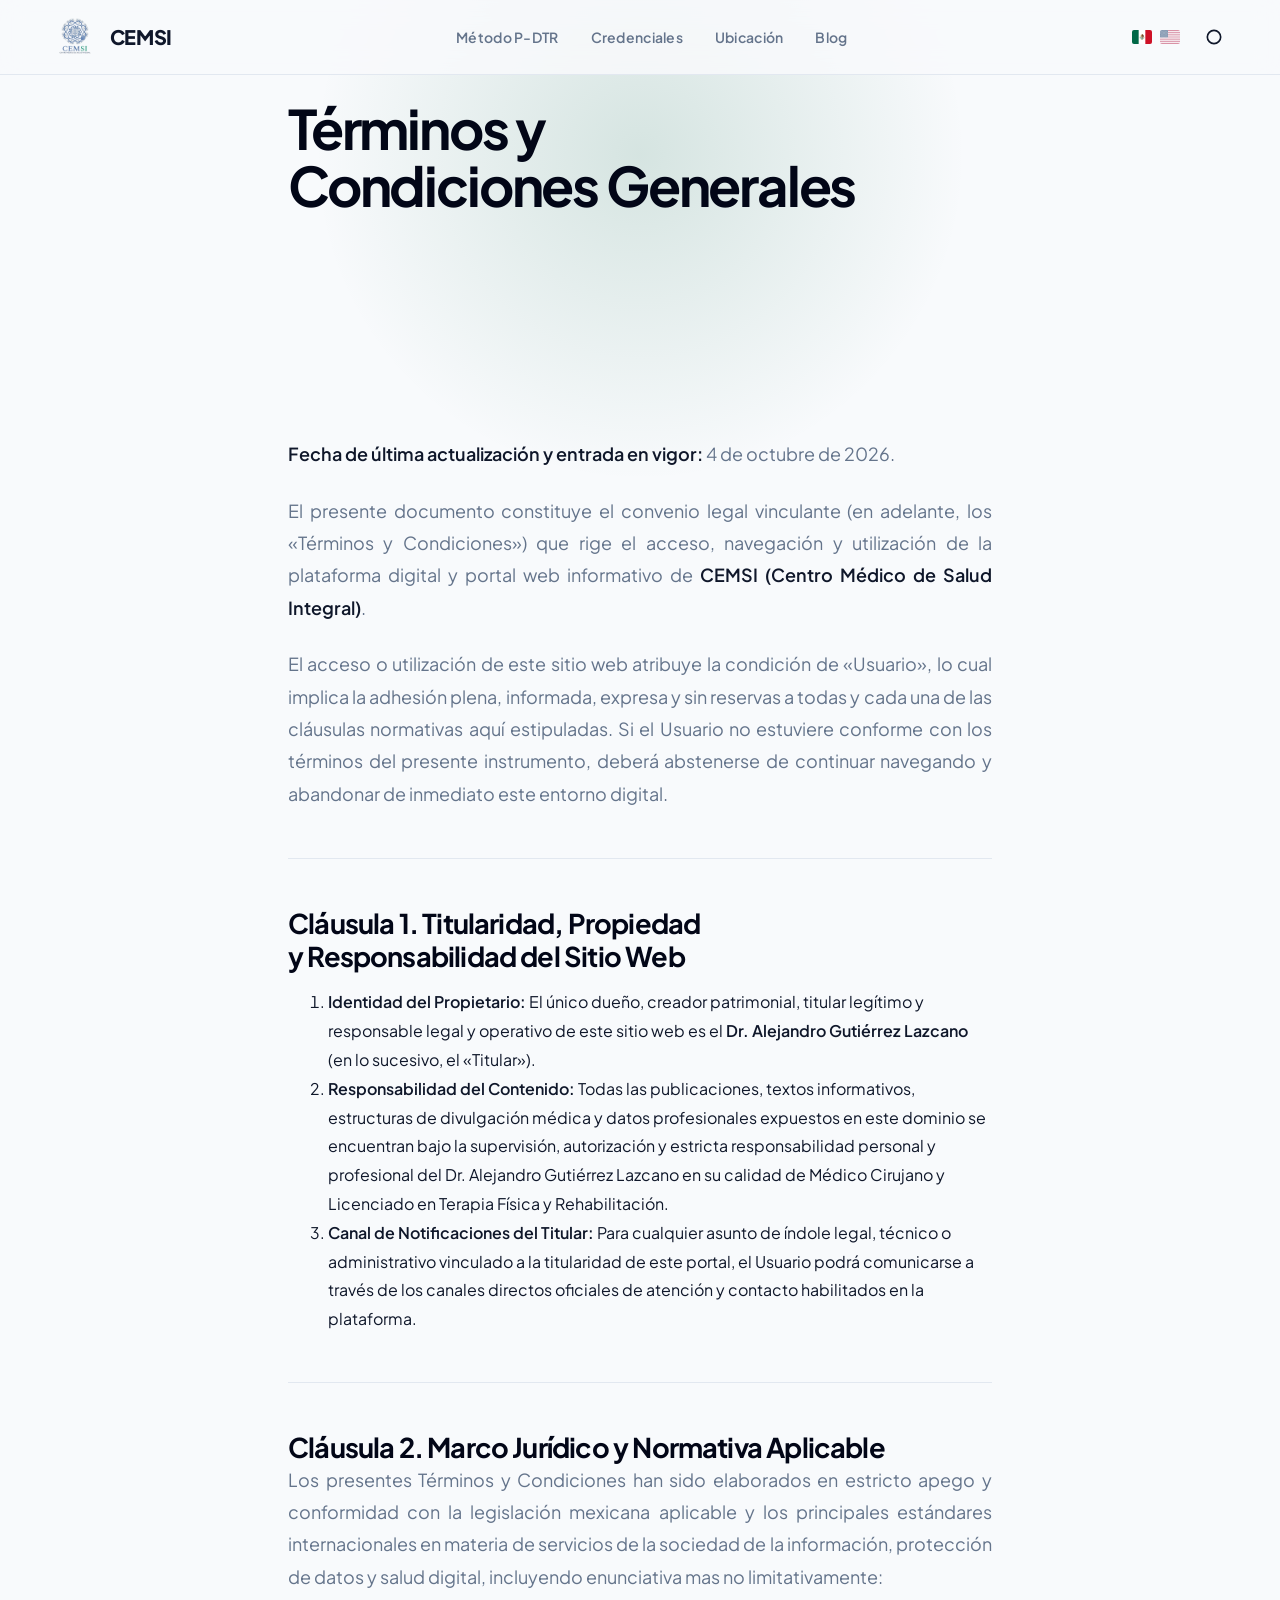
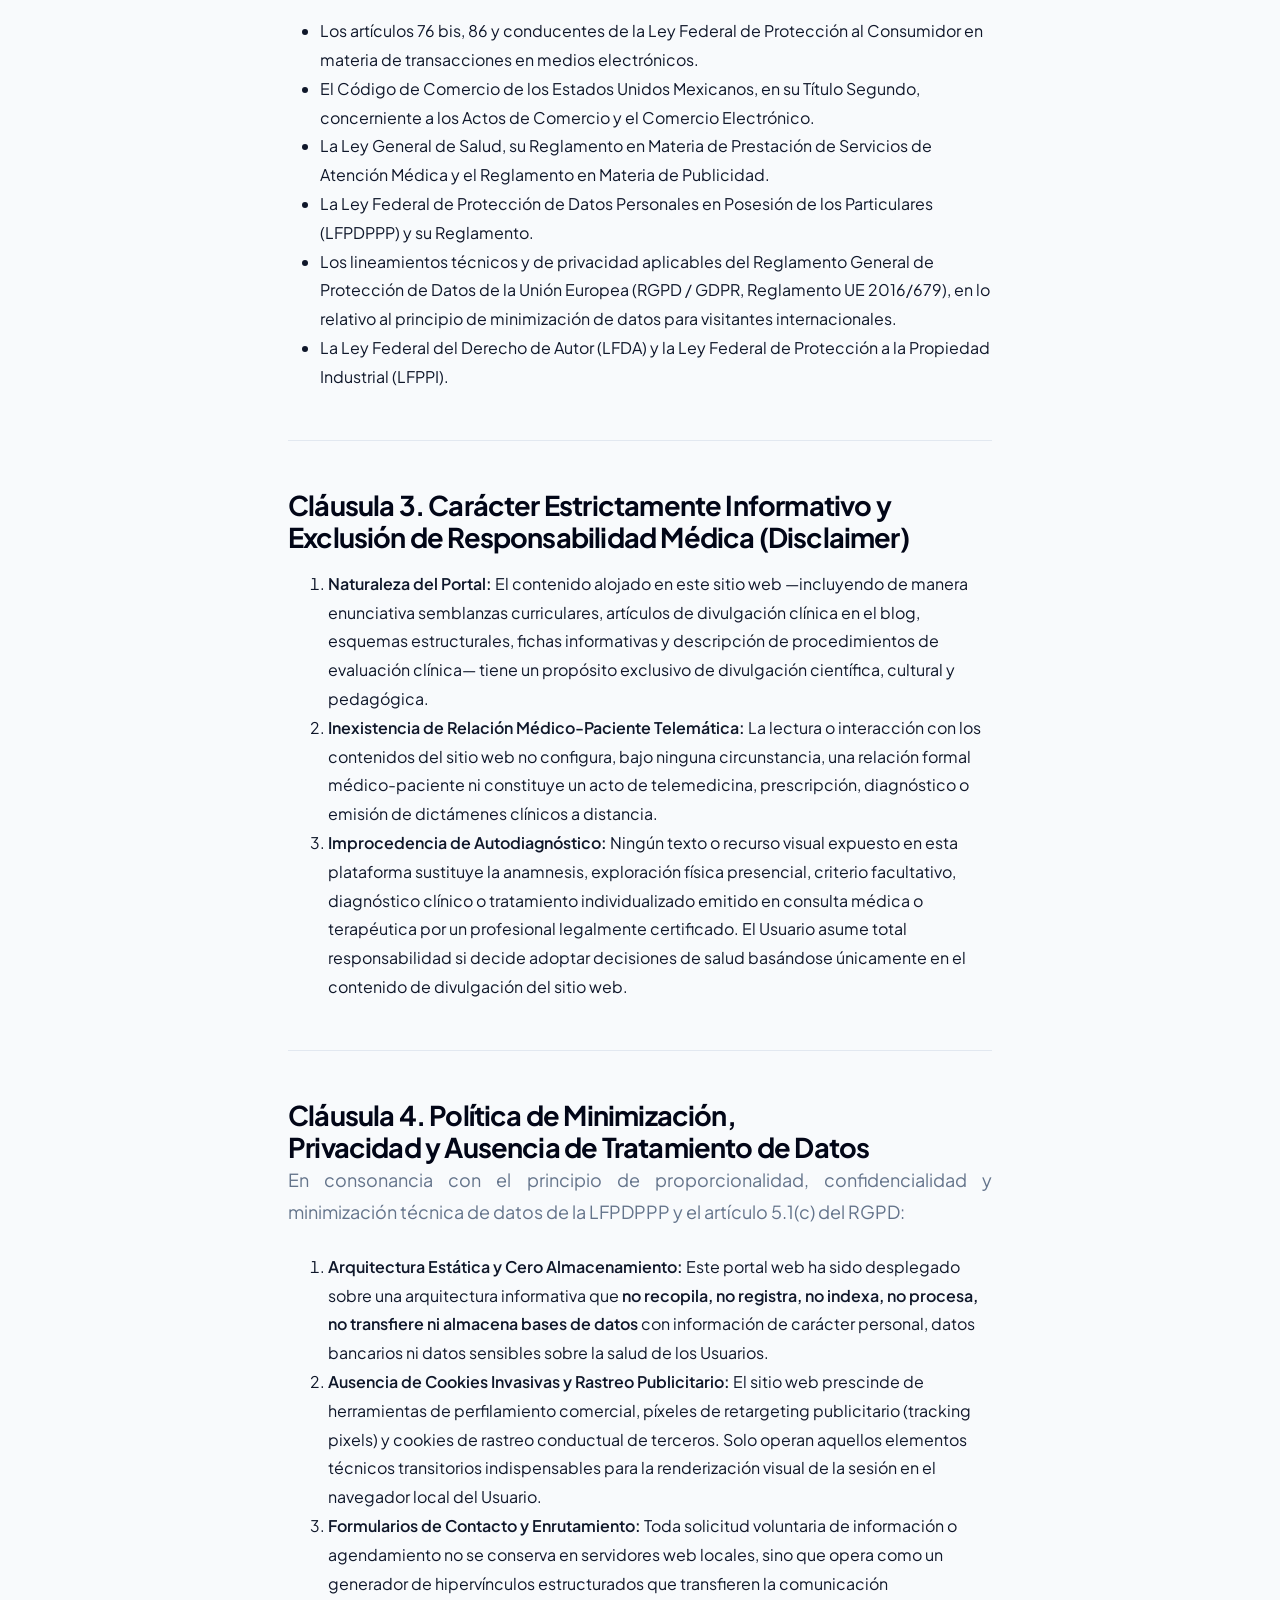
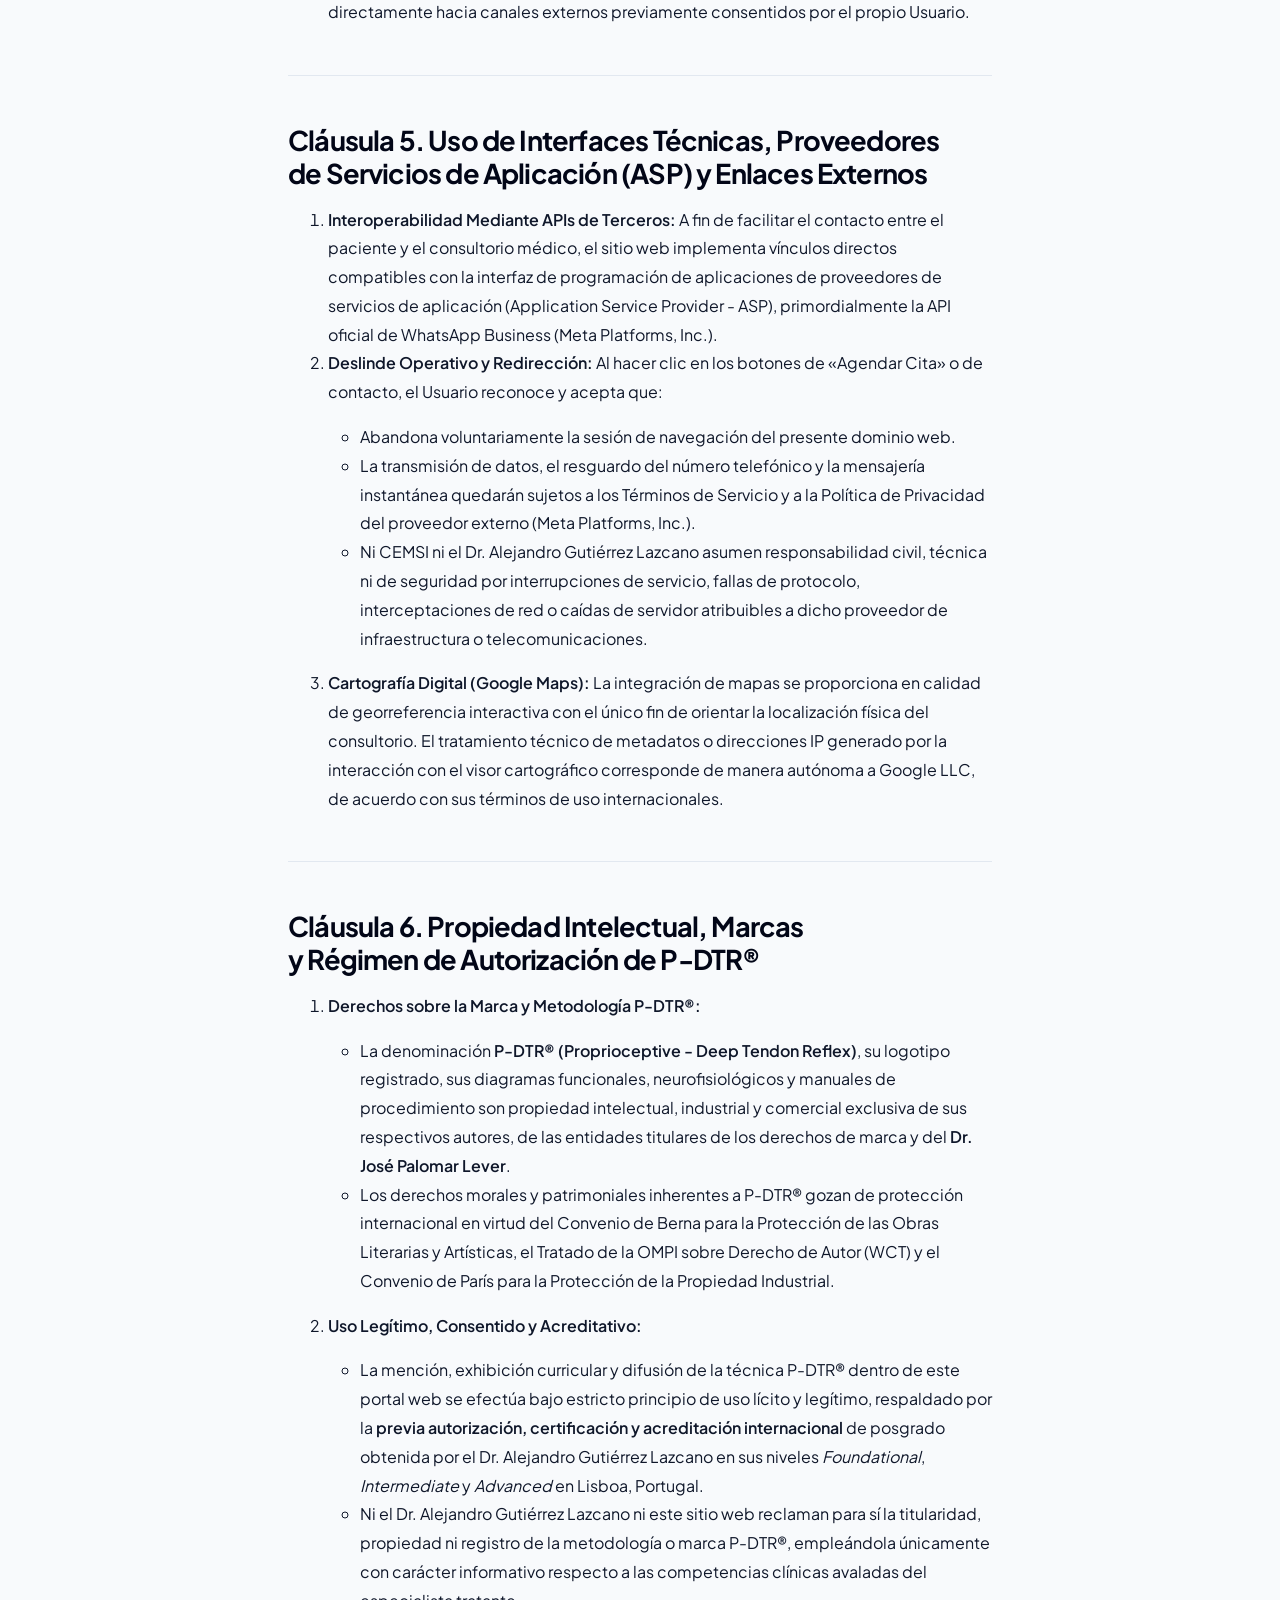
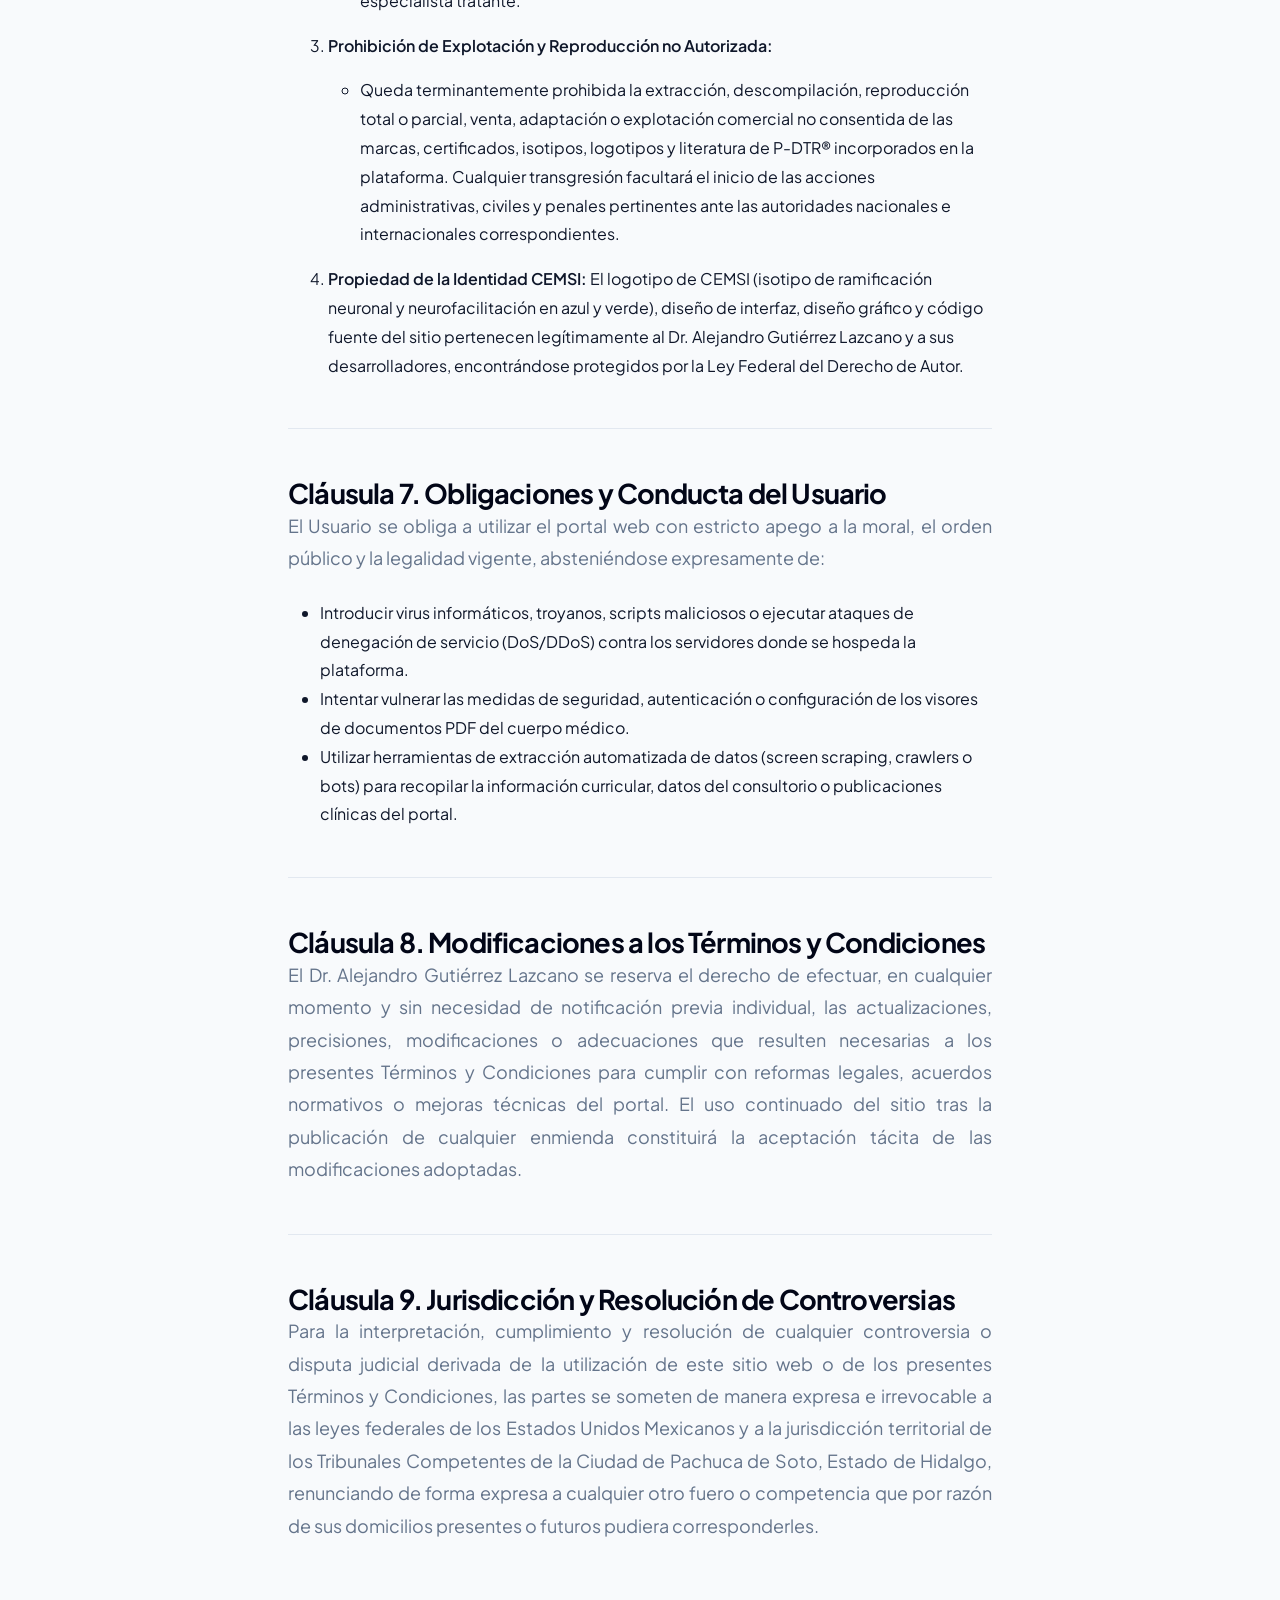
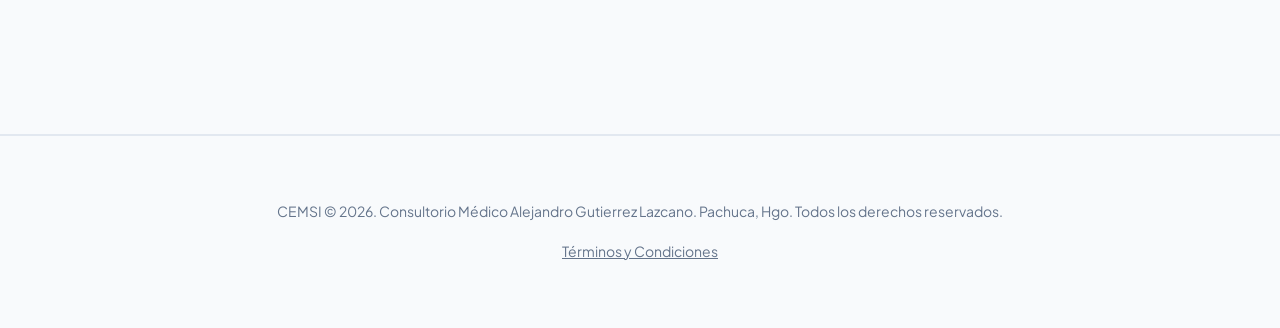
<file: terminos-y-condiciones.html>
<!DOCTYPE html>
<html lang="es">
<head>
  <meta charset="UTF-8" />
  <meta name="viewport" content="width=device-width, initial-scale=1.0" />
  <title>Términos y Condiciones | CEMSI</title>
  <meta name="theme-color" content="#09090b" />
  <link rel="icon" type="image/png" href="apple-touch-icon.png" />
  <link rel="stylesheet" href="assets/css/styles.css" />
</head>
<body>
  <header class="site-header" id="header">
    <div class="container header__inner">
      <a href="index.html" class="brand" aria-label="CEMSI Inicio">
        <img src="assets/images/logo-cemsi.webp" alt="CEMSI Logo" />
        CEMSI
      </a>
      <nav class="nav" id="nav" aria-label="Primary navigation">
        <ul class="nav__list">
          <li><a href="que-es-pdtr.html">Método P-DTR</a></li>
          <li><a href="dr-alejandro-gutierrez.html">Credenciales</a></li>
          <li><a href="contacto.html">Ubicación</a></li>
          <li><a href="blog.html">Blog</a></li>
        </ul>
      </nav>

      <button type="button" class="nav-toggle" id="navToggle" aria-controls="nav" aria-expanded="false" aria-label="Abrir menú">
        <span></span><span></span>
      </button>
      <div class="header__actions">
        <div class="lang-switch">
          <a href="terminos-y-condiciones.html" aria-current="true" title="Español"><img src="assets/images/flags/mx.png" alt="MX" /></a>
          <a href="en/terms-and-conditions.html" title="English"><img src="assets/images/flags/us.png" alt="US" /></a>
        </div>
        <button type="button" class="theme-toggle" id="themeToggle" aria-label="Cambiar tema">
          <svg viewBox="0 0 24 24"><path d="M12 21a9 9 0 1 1 0-18 9 9 0 0 1 0 18Zm0-2a7 7 0 1 0 0-14 7 7 0 0 0 0 14Z" /></svg>
        </button>
      </div>
    </div>
  </header>

  <main>
    <section class="hero" style="min-height: 30vh; align-items: flex-end; padding-bottom: 2rem;">
      <div class="bg-glow"></div>
      <div class="container text-block reveal">
        <h1 style="font-size: var(--fs-h2); max-width: 900px; margin-left: 0;">Términos y Condiciones Generales</h1>
      </div>
    </section>

    <section class="section">
      <div class="container text-block" style="max-width: 800px; line-height: 1.8;">
        <p><strong>Fecha de última actualización y entrada en vigor:</strong> 4 de octubre de 2026.</p>
        <p>El presente documento constituye el convenio legal vinculante (en adelante, los «Términos y Condiciones») que rige el acceso, navegación y utilización de la plataforma digital y portal web informativo de <strong>CEMSI (Centro Médico de Salud Integral)</strong>.</p>
        <p>El acceso o utilización de este sitio web atribuye la condición de «Usuario», lo cual implica la adhesión plena, informada, expresa y sin reservas a todas y cada una de las cláusulas normativas aquí estipuladas. Si el Usuario no estuviere conforme con los términos del presente instrumento, deberá abstenerse de continuar navegando y abandonar de inmediato este entorno digital.</p>
        
        <hr style="border: 0; border-top: 1px solid var(--line); margin: 3rem 0;" />

        <h3>Cláusula 1. Titularidad, Propiedad y Responsabilidad del Sitio Web</h3>
        <ol>
          <li><strong>Identidad del Propietario:</strong> El único dueño, creador patrimonial, titular legítimo y responsable legal y operativo de este sitio web es el <strong>Dr. Alejandro Gutiérrez Lazcano</strong> (en lo sucesivo, el «Titular»).</li>
          <li><strong>Responsabilidad del Contenido:</strong> Todas las publicaciones, textos informativos, estructuras de divulgación médica y datos profesionales expuestos en este dominio se encuentran bajo la supervisión, autorización y estricta responsabilidad personal y profesional del Dr. Alejandro Gutiérrez Lazcano en su calidad de Médico Cirujano y Licenciado en Terapia Física y Rehabilitación.</li>
          <li><strong>Canal de Notificaciones del Titular:</strong> Para cualquier asunto de índole legal, técnico o administrativo vinculado a la titularidad de este portal, el Usuario podrá comunicarse a través de los canales directos oficiales de atención y contacto habilitados en la plataforma.</li>
        </ol>

        <hr style="border: 0; border-top: 1px solid var(--line); margin: 3rem 0;" />

        <h3>Cláusula 2. Marco Jurídico y Normativa Aplicable</h3>
        <p>Los presentes Términos y Condiciones han sido elaborados en estricto apego y conformidad con la legislación mexicana aplicable y los principales estándares internacionales en materia de servicios de la sociedad de la información, protección de datos y salud digital, incluyendo enunciativa mas no limitativamente:</p>
        <ul style="padding-left: 2rem; margin-bottom: 2rem;">
          <li>Los artículos 76 bis, 86 y conducentes de la Ley Federal de Protección al Consumidor en materia de transacciones en medios electrónicos.</li>
          <li>El Código de Comercio de los Estados Unidos Mexicanos, en su Título Segundo, concerniente a los Actos de Comercio y el Comercio Electrónico.</li>
          <li>La Ley General de Salud, su Reglamento en Materia de Prestación de Servicios de Atención Médica y el Reglamento en Materia de Publicidad.</li>
          <li>La Ley Federal de Protección de Datos Personales en Posesión de los Particulares (LFPDPPP) y su Reglamento.</li>
          <li>Los lineamientos técnicos y de privacidad aplicables del Reglamento General de Protección de Datos de la Unión Europea (RGPD / GDPR, Reglamento UE 2016/679), en lo relativo al principio de minimización de datos para visitantes internacionales.</li>
          <li>La Ley Federal del Derecho de Autor (LFDA) y la Ley Federal de Protección a la Propiedad Industrial (LFPPI).</li>
        </ul>

        <hr style="border: 0; border-top: 1px solid var(--line); margin: 3rem 0;" />

        <h3>Cláusula 3. Carácter Estrictamente Informativo y Exclusión de Responsabilidad Médica (Disclaimer)</h3>
        <ol>
          <li><strong>Naturaleza del Portal:</strong> El contenido alojado en este sitio web —incluyendo de manera enunciativa semblanzas curriculares, artículos de divulgación clínica en el blog, esquemas estructurales, fichas informativas y descripción de procedimientos de evaluación clínica— tiene un propósito exclusivo de divulgación científica, cultural y pedagógica.</li>
          <li><strong>Inexistencia de Relación Médico-Paciente Telemática:</strong> La lectura o interacción con los contenidos del sitio web no configura, bajo ninguna circunstancia, una relación formal médico-paciente ni constituye un acto de telemedicina, prescripción, diagnóstico o emisión de dictámenes clínicos a distancia.</li>
          <li><strong>Improcedencia de Autodiagnóstico:</strong> Ningún texto o recurso visual expuesto en esta plataforma sustituye la anamnesis, exploración física presencial, criterio facultativo, diagnóstico clínico o tratamiento individualizado emitido en consulta médica o terapéutica por un profesional legalmente certificado. El Usuario asume total responsabilidad si decide adoptar decisiones de salud basándose únicamente en el contenido de divulgación del sitio web.</li>
        </ol>

        <hr style="border: 0; border-top: 1px solid var(--line); margin: 3rem 0;" />

        <h3>Cláusula 4. Política de Minimización, Privacidad y Ausencia de Tratamiento de Datos</h3>
        <p>En consonancia con el principio de proporcionalidad, confidencialidad y minimización técnica de datos de la LFPDPPP y el artículo 5.1(c) del RGPD:</p>
        <ol>
          <li><strong>Arquitectura Estática y Cero Almacenamiento:</strong> Este portal web ha sido desplegado sobre una arquitectura informativa que <strong>no recopila, no registra, no indexa, no procesa, no transfiere ni almacena bases de datos</strong> con información de carácter personal, datos bancarios ni datos sensibles sobre la salud de los Usuarios.</li>
          <li><strong>Ausencia de Cookies Invasivas y Rastreo Publicitario:</strong> El sitio web prescinde de herramientas de perfilamiento comercial, píxeles de retargeting publicitario (tracking pixels) y cookies de rastreo conductual de terceros. Solo operan aquellos elementos técnicos transitorios indispensables para la renderización visual de la sesión en el navegador local del Usuario.</li>
          <li><strong>Formularios de Contacto y Enrutamiento:</strong> Toda solicitud voluntaria de información o agendamiento no se conserva en servidores web locales, sino que opera como un generador de hipervínculos estructurados que transfieren la comunicación directamente hacia canales externos previamente consentidos por el propio Usuario.</li>
        </ol>

        <hr style="border: 0; border-top: 1px solid var(--line); margin: 3rem 0;" />

        <h3>Cláusula 5. Uso de Interfaces Técnicas, Proveedores de Servicios de Aplicación (ASP) y Enlaces Externos</h3>
        <ol>
          <li><strong>Interoperabilidad Mediante APIs de Terceros:</strong> A fin de facilitar el contacto entre el paciente y el consultorio médico, el sitio web implementa vínculos directos compatibles con la interfaz de programación de aplicaciones de proveedores de servicios de aplicación (Application Service Provider - ASP), primordialmente la API oficial de WhatsApp Business (Meta Platforms, Inc.).</li>
          <li><strong>Deslinde Operativo y Redirección:</strong> Al hacer clic en los botones de «Agendar Cita» o de contacto, el Usuario reconoce y acepta que:
            <ul style="padding-left: 2rem; margin: 1rem 0;">
              <li>Abandona voluntariamente la sesión de navegación del presente dominio web.</li>
              <li>La transmisión de datos, el resguardo del número telefónico y la mensajería instantánea quedarán sujetos a los Términos de Servicio y a la Política de Privacidad del proveedor externo (Meta Platforms, Inc.).</li>
              <li>Ni CEMSI ni el Dr. Alejandro Gutiérrez Lazcano asumen responsabilidad civil, técnica ni de seguridad por interrupciones de servicio, fallas de protocolo, interceptaciones de red o caídas de servidor atribuibles a dicho proveedor de infraestructura o telecomunicaciones.</li>
            </ul>
          </li>
          <li><strong>Cartografía Digital (Google Maps):</strong> La integración de mapas se proporciona en calidad de georreferencia interactiva con el único fin de orientar la localización física del consultorio. El tratamiento técnico de metadatos o direcciones IP generado por la interacción con el visor cartográfico corresponde de manera autónoma a Google LLC, de acuerdo con sus términos de uso internacionales.</li>
        </ol>

        <hr style="border: 0; border-top: 1px solid var(--line); margin: 3rem 0;" />

        <h3>Cláusula 6. Propiedad Intelectual, Marcas y Régimen de Autorización de P-DTR®</h3>
        <ol>
          <li><strong>Derechos sobre la Marca y Metodología P-DTR®:</strong>
            <ul style="padding-left: 2rem; margin: 1rem 0;">
              <li>La denominación <strong>P-DTR® (Proprioceptive - Deep Tendon Reflex)</strong>, su logotipo registrado, sus diagramas funcionales, neurofisiológicos y manuales de procedimiento son propiedad intelectual, industrial y comercial exclusiva de sus respectivos autores, de las entidades titulares de los derechos de marca y del <strong>Dr. José Palomar Lever</strong>.</li>
              <li>Los derechos morales y patrimoniales inherentes a P-DTR® gozan de protección internacional en virtud del Convenio de Berna para la Protección de las Obras Literarias y Artísticas, el Tratado de la OMPI sobre Derecho de Autor (WCT) y el Convenio de París para la Protección de la Propiedad Industrial.</li>
            </ul>
          </li>
          <li><strong>Uso Legítimo, Consentido y Acreditativo:</strong>
            <ul style="padding-left: 2rem; margin: 1rem 0;">
              <li>La mención, exhibición curricular y difusión de la técnica P-DTR® dentro de este portal web se efectúa bajo estricto principio de uso lícito y legítimo, respaldado por la <strong>previa autorización, certificación y acreditación internacional</strong> de posgrado obtenida por el Dr. Alejandro Gutiérrez Lazcano en sus niveles <em>Foundational</em>, <em>Intermediate</em> y <em>Advanced</em> en Lisboa, Portugal.</li>
              <li>Ni el Dr. Alejandro Gutiérrez Lazcano ni este sitio web reclaman para sí la titularidad, propiedad ni registro de la metodología o marca P-DTR®, empleándola únicamente con carácter informativo respecto a las competencias clínicas avaladas del especialista tratante.</li>
            </ul>
          </li>
          <li><strong>Prohibición de Explotación y Reproducción no Autorizada:</strong>
            <ul style="padding-left: 2rem; margin: 1rem 0;">
              <li>Queda terminantemente prohibida la extracción, descompilación, reproducción total o parcial, venta, adaptación o explotación comercial no consentida de las marcas, certificados, isotipos, logotipos y literatura de P-DTR® incorporados en la plataforma. Cualquier transgresión facultará el inicio de las acciones administrativas, civiles y penales pertinentes ante las autoridades nacionales e internacionales correspondientes.</li>
            </ul>
          </li>
          <li><strong>Propiedad de la Identidad CEMSI:</strong> El logotipo de CEMSI (isotipo de ramificación neuronal y neurofacilitación en azul y verde), diseño de interfaz, diseño gráfico y código fuente del sitio pertenecen legítimamente al Dr. Alejandro Gutiérrez Lazcano y a sus desarrolladores, encontrándose protegidos por la Ley Federal del Derecho de Autor.</li>
        </ol>

        <hr style="border: 0; border-top: 1px solid var(--line); margin: 3rem 0;" />

        <h3>Cláusula 7. Obligaciones y Conducta del Usuario</h3>
        <p>El Usuario se obliga a utilizar el portal web con estricto apego a la moral, el orden público y la legalidad vigente, absteniéndose expresamente de:</p>
        <ul style="padding-left: 2rem; margin-bottom: 2rem;">
          <li>Introducir virus informáticos, troyanos, scripts maliciosos o ejecutar ataques de denegación de servicio (DoS/DDoS) contra los servidores donde se hospeda la plataforma.</li>
          <li>Intentar vulnerar las medidas de seguridad, autenticación o configuración de los visores de documentos PDF del cuerpo médico.</li>
          <li>Utilizar herramientas de extracción automatizada de datos (screen scraping, crawlers o bots) para recopilar la información curricular, datos del consultorio o publicaciones clínicas del portal.</li>
        </ul>

        <hr style="border: 0; border-top: 1px solid var(--line); margin: 3rem 0;" />

        <h3>Cláusula 8. Modificaciones a los Términos y Condiciones</h3>
        <p>El Dr. Alejandro Gutiérrez Lazcano se reserva el derecho de efectuar, en cualquier momento y sin necesidad de notificación previa individual, las actualizaciones, precisiones, modificaciones o adecuaciones que resulten necesarias a los presentes Términos y Condiciones para cumplir con reformas legales, acuerdos normativos o mejoras técnicas del portal. El uso continuado del sitio tras la publicación de cualquier enmienda constituirá la aceptación tácita de las modificaciones adoptadas.</p>

        <hr style="border: 0; border-top: 1px solid var(--line); margin: 3rem 0;" />

        <h3>Cláusula 9. Jurisdicción y Resolución de Controversias</h3>
        <p>Para la interpretación, cumplimiento y resolución de cualquier controversia o disputa judicial derivada de la utilización de este sitio web o de los presentes Términos y Condiciones, las partes se someten de manera expresa e irrevocable a las leyes federales de los Estados Unidos Mexicanos y a la jurisdicción territorial de los Tribunales Competentes de la Ciudad de Pachuca de Soto, Estado de Hidalgo, renunciando de forma expresa a cualquier otro fuero o competencia que por razón de sus domicilios presentes o futuros pudiera corresponderles.</p>

      </div>
    </section>
  </main>

  <footer style="padding: 4rem 0; border-top: 1px solid var(--line); text-align: center;">
    <div class="container">
      <p style="font-size: 0.875rem; color: var(--muted); margin-bottom: 1rem;">CEMSI © 2026. Consultorio Médico Alejandro Gutierrez Lazcano. Pachuca, Hgo. Todos los derechos reservados.</p>
      <p style="font-size: 0.875rem;"><a href="terminos-y-condiciones.html" style="color: var(--muted); text-decoration: underline;">Términos y Condiciones</a></p>
    </div>
  </footer>

  <script>
    const html = document.documentElement;
    const themeToggle = document.getElementById('themeToggle');
    if (localStorage.theme === 'dark' || (!('theme' in localStorage) && window.matchMedia('(prefers-color-scheme: dark)').matches)) { html.classList.add('dark'); }
    if (themeToggle) {
      themeToggle.addEventListener('click', () => {
        html.classList.toggle('dark');
        localStorage.theme = html.classList.contains('dark') ? 'dark' : 'light';
      });
    }
    document.addEventListener('DOMContentLoaded', () => {
      const observer = new IntersectionObserver((entries) => {
        entries.forEach(entry => { if (entry.isIntersecting) entry.target.classList.add('is-visible'); });
      }, { threshold: 0.15, rootMargin: "0px 0px -50px 0px" });
      document.querySelectorAll('.reveal').forEach(el => observer.observe(el));
    });
  </script>
  <script src="assets/js/site-nav.js" defer></script>
</body>
</html>
</file>
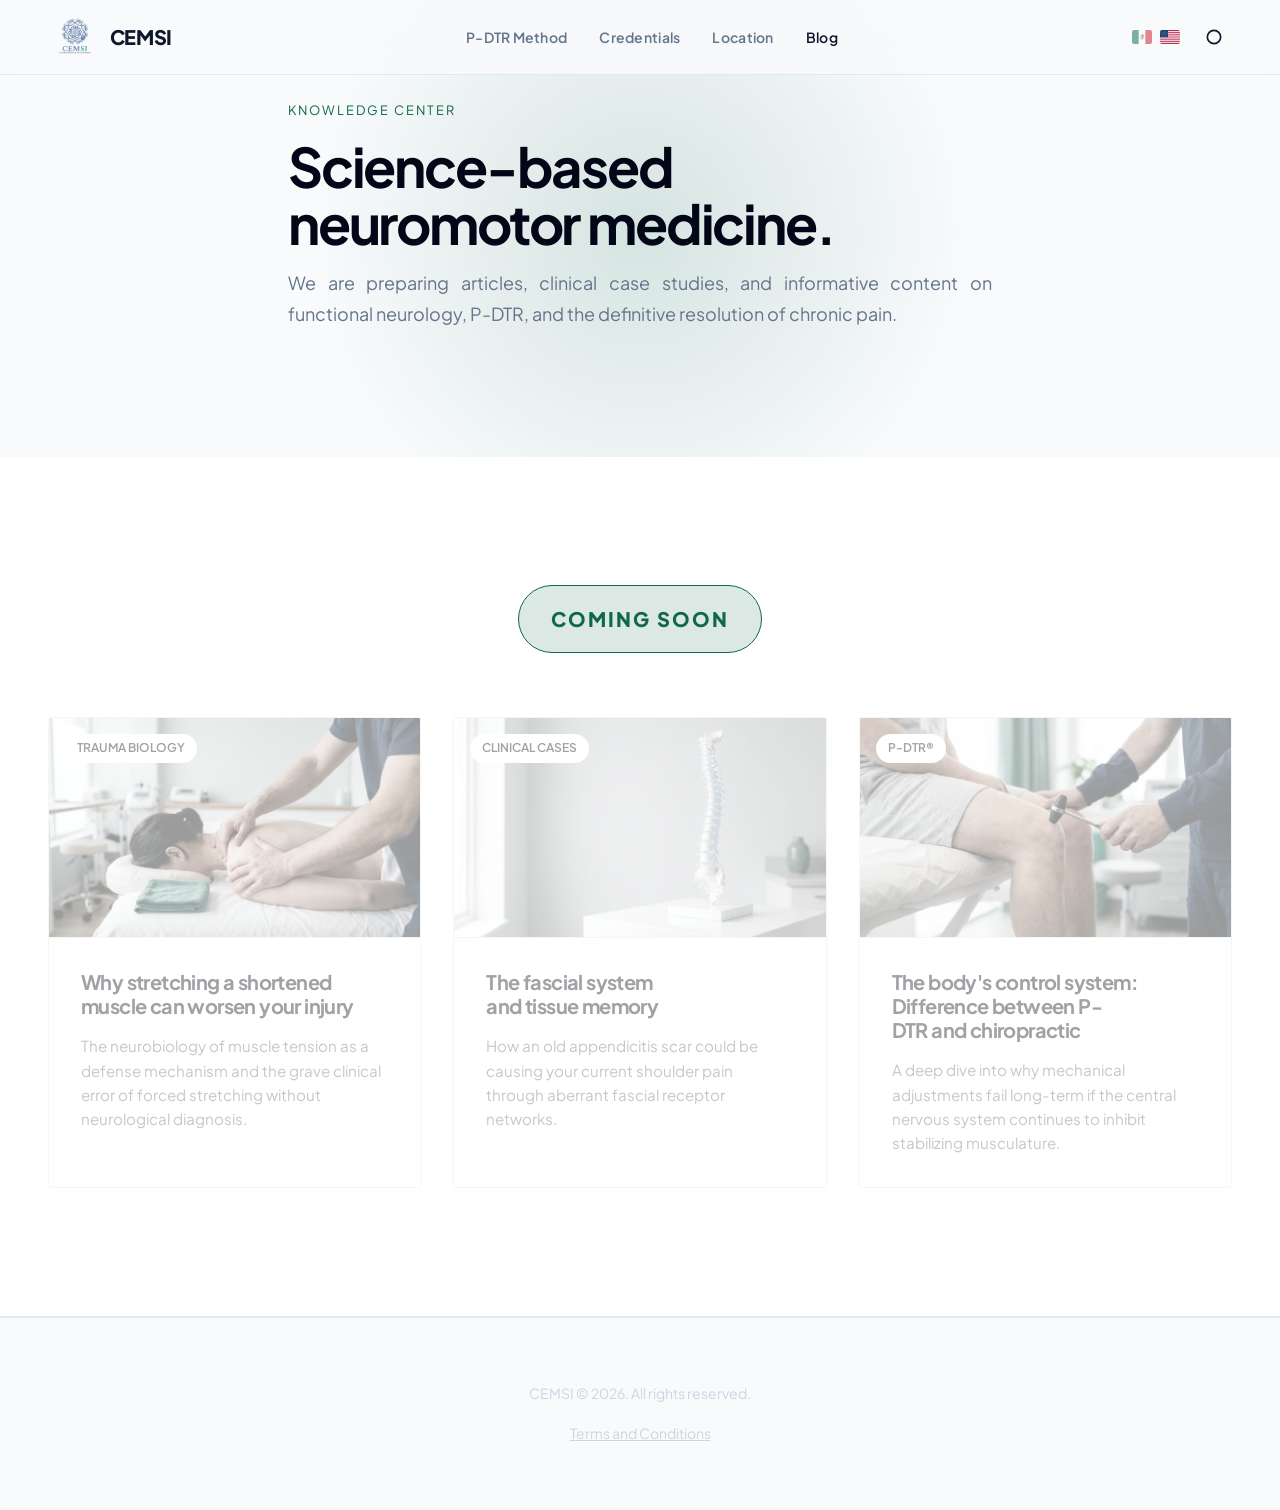
<file: en/blog.html>
<!DOCTYPE html>
<html lang="en">
<head>
  <meta charset="UTF-8" />
  <meta name="viewport" content="width=device-width, initial-scale=1.0" />
  <title>Blog | CEMSI Knowledge Center</title>
  <meta name="theme-color" content="#09090b" />
  <link rel="icon" type="image/png" href="../apple-touch-icon.png" />
  <link rel="stylesheet" href="../assets/css/styles.css" />
</head>
<body>

  <header class="site-header" id="header">
    <div class="container header__inner">
      <a href="index.html" class="brand" aria-label="CEMSI Home">
        <img src="../assets/images/logo-cemsi.webp" alt="CEMSI Logo" />
        CEMSI
      </a>

      <nav class="nav" id="nav" aria-label="Primary navigation">
        <ul class="nav__list">
          <li><a href="que-es-pdtr.html">P-DTR Method</a></li>
          <li><a href="dr-alejandro-gutierrez.html">Credentials</a></li>
          <li><a href="contacto.html">Location</a></li>
          <li><a href="blog.html" style="color: var(--text);">Blog</a></li>
        </ul>
      </nav>

      <button type="button" class="nav-toggle" id="navToggle" aria-controls="nav" aria-expanded="false" aria-label="Open menu">
        <span></span><span></span>
      </button>
      <div class="header__actions">
        <div class="lang-switch">
          <a href="../blog.html" title="Spanish"><img src="../assets/images/flags/mx.png" alt="MX" /></a>
          <a href="blog.html" aria-current="true" title="English"><img src="../assets/images/flags/us.png" alt="US" /></a>
        </div>
        <button type="button" class="theme-toggle" id="themeToggle" aria-label="Toggle theme">
          <svg viewBox="0 0 24 24"><path d="M12 21a9 9 0 1 1 0-18 9 9 0 0 1 0 18Zm0-2a7 7 0 1 0 0-14 7 7 0 0 0 0 14Z" /></svg>
        </button>
      </div>
    </div>
  </header>

  <main>
    <section class="hero" style="min-height: 40vh; align-items: flex-end; padding-bottom: 4rem;">
      <div class="bg-glow"></div>
      <div class="container text-block reveal">
        <span style="font-size: 0.8rem; letter-spacing: 0.15em; text-transform: uppercase; color: var(--accent); display: block; margin-bottom: 1rem;">KNOWLEDGE CENTER</span>
        <h1 style="font-size: var(--fs-h2); max-width: 900px; margin-left: 0;">Science-based neuromotor medicine.</h1>
        <p style="margin-top: 1rem;">We are preparing articles, clinical case studies, and informative content on functional neurology, P-DTR, and the definitive resolution of chronic pain.</p>
      </div>
    </section>

    <!-- Blog Grid (Coming Soon) -->
    <section class="section section--surface" style="min-height: 50vh;">
      <div class="container reveal">
        
        <div style="display: flex; justify-content: center; align-items: center; margin-bottom: 4rem;">
          <div style="padding: 1rem 2rem; border: 1px solid var(--accent); color: var(--accent); border-radius: var(--r-pill); font-size: 1.25rem; font-weight: 800; letter-spacing: 0.1em; background: var(--accent-glow);">
            COMING SOON
          </div>
        </div>

        <div style="display: grid; grid-template-columns: repeat(auto-fit, minmax(320px, 1fr)); gap: 2rem; opacity: 0.4; pointer-events: none; filter: grayscale(50%);">
          
          <div class="tile" style="padding: 0; min-height: 400px; display: flex; flex-direction: column;">
            <div style="height: 220px; background: url('../assets/images/fotos/terapia-manual-800.webp') center/cover; border-bottom: 1px solid var(--line); position: relative;">
              <div style="position: absolute; top: 1rem; left: 1rem; background: var(--surface); font-size: 0.75rem; padding: 0.25rem 0.75rem; border-radius: var(--r-pill); font-weight: 600; text-transform: uppercase;">Trauma Biology</div>
            </div>
            <div style="padding: 2rem; flex: 1;">
              <h3 style="font-size: 1.25rem;">Why stretching a shortened muscle can worsen your injury</h3>
              <p style="font-size: 0.95rem; margin-top: 1rem;">The neurobiology of muscle tension as a defense mechanism and the grave clinical error of forced stretching without neurological diagnosis.</p>
            </div>
          </div>

          <div class="tile" style="padding: 0; min-height: 400px; display: flex; flex-direction: column;">
            <div style="height: 220px; background: url('../assets/images/fotos/modelo-columna-800.webp') center/cover; border-bottom: 1px solid var(--line); position: relative;">
              <div style="position: absolute; top: 1rem; left: 1rem; background: var(--surface); font-size: 0.75rem; padding: 0.25rem 0.75rem; border-radius: var(--r-pill); font-weight: 600; text-transform: uppercase;">Clinical Cases</div>
            </div>
            <div style="padding: 2rem; flex: 1;">
              <h3 style="font-size: 1.25rem;">The fascial system and tissue memory</h3>
              <p style="font-size: 0.95rem; margin-top: 1rem;">How an old appendicitis scar could be causing your current shoulder pain through aberrant fascial receptor networks.</p>
            </div>
          </div>

          <div class="tile" style="padding: 0; min-height: 400px; display: flex; flex-direction: column;">
            <div style="height: 220px; background: url('../assets/images/fotos/evaluacion-refleja-800.webp') center/cover; border-bottom: 1px solid var(--line); position: relative;">
              <div style="position: absolute; top: 1rem; left: 1rem; background: var(--surface); font-size: 0.75rem; padding: 0.25rem 0.75rem; border-radius: var(--r-pill); font-weight: 600; text-transform: uppercase;">P-DTR®</div>
            </div>
            <div style="padding: 2rem; flex: 1;">
              <h3 style="font-size: 1.25rem;">The body's control system: Difference between P-DTR and chiropractic</h3>
              <p style="font-size: 0.95rem; margin-top: 1rem;">A deep dive into why mechanical adjustments fail long-term if the central nervous system continues to inhibit stabilizing musculature.</p>
            </div>
          </div>

        </div>
      </div>
    </section>
  </main>

  <footer style="padding: 4rem 0; border-top: 1px solid var(--line); text-align: center;">
    <div class="container">
      <p style="font-size: 0.875rem; color: var(--line-strong); margin-bottom: 1rem;">CEMSI © 2026. All rights reserved.</p>
      <p style="font-size: 0.875rem;"><a href="terms-and-conditions.html" style="color: var(--line-strong); text-decoration: underline;">Terms and Conditions</a></p>
    </div>
  </footer>

  <script>
    const html = document.documentElement;
    const themeToggle = document.getElementById('themeToggle');
    if (localStorage.theme === 'dark' || (!('theme' in localStorage) && window.matchMedia('(prefers-color-scheme: dark)').matches)) { html.classList.add('dark'); }
    if (themeToggle) {
      themeToggle.addEventListener('click', () => {
        html.classList.toggle('dark');
        localStorage.theme = html.classList.contains('dark') ? 'dark' : 'light';
      });
    }
    document.addEventListener('DOMContentLoaded', () => {
      const observer = new IntersectionObserver((entries) => {
        entries.forEach(entry => {
          if (entry.isIntersecting) entry.target.classList.add('is-visible');
        });
      }, { threshold: 0.15, rootMargin: "0px 0px -50px 0px" });
      document.querySelectorAll('.reveal').forEach(el => observer.observe(el));
    });
  </script>
  <script src="../assets/js/site-nav.js" defer></script>
</body>
</html>
</file>
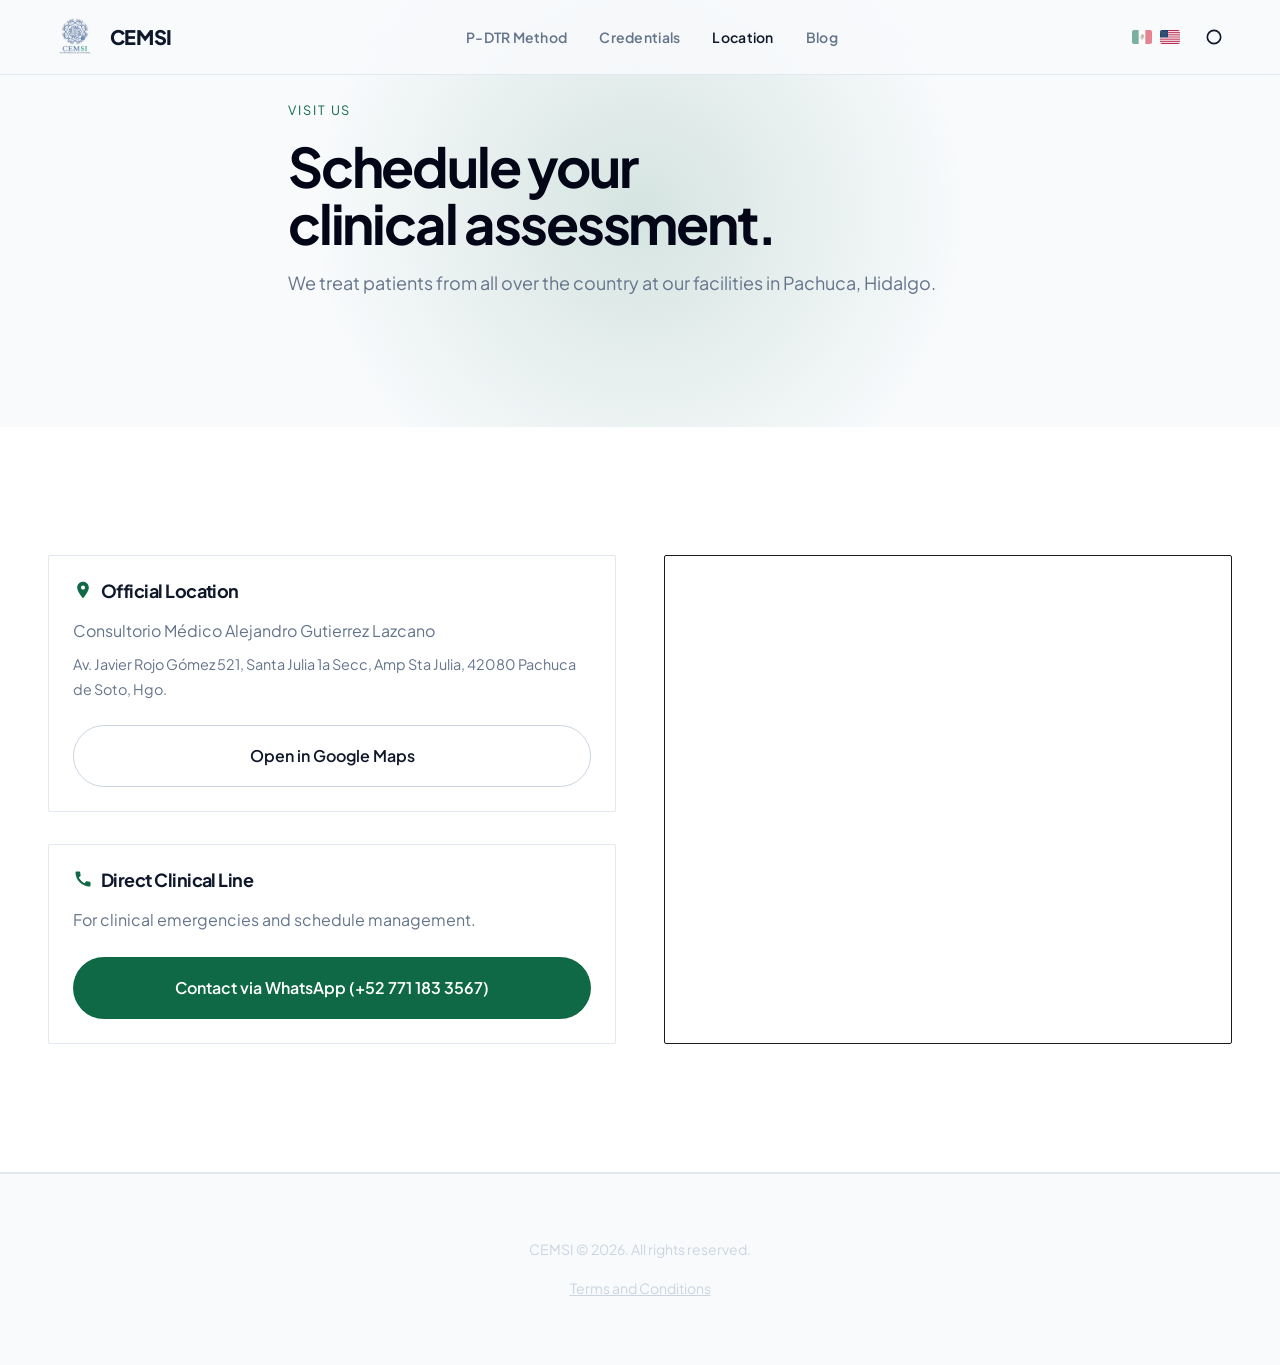
<file: en/contacto.html>
<!DOCTYPE html>
<html lang="en">
<head>
  <meta charset="UTF-8" />
  <meta name="viewport" content="width=device-width, initial-scale=1.0" />
  <title>Contact & Clinic Location | CEMSI</title>
  <meta name="theme-color" content="#09090b" />
  <link rel="icon" type="image/png" href="../apple-touch-icon.png" />
  <link rel="stylesheet" href="../assets/css/styles.css" />
</head>
<body>

  <header class="site-header" id="header">
    <div class="container header__inner">
      <a href="index.html" class="brand" aria-label="CEMSI Home">
        <img src="../assets/images/logo-cemsi.webp" alt="CEMSI Logo" />
        CEMSI
      </a>

      <nav class="nav" id="nav" aria-label="Primary navigation">
        <ul class="nav__list">
          <li><a href="que-es-pdtr.html">P-DTR Method</a></li>
          <li><a href="dr-alejandro-gutierrez.html">Credentials</a></li>
          <li><a href="contacto.html" style="color: var(--text);">Location</a></li>
          <li><a href="blog.html">Blog</a></li>
        </ul>
      </nav>

      <button type="button" class="nav-toggle" id="navToggle" aria-controls="nav" aria-expanded="false" aria-label="Open menu">
        <span></span><span></span>
      </button>
      <div class="header__actions">
        <div class="lang-switch">
          <a href="../contacto.html" title="Spanish"><img src="../assets/images/flags/mx.png" alt="MX" /></a>
          <a href="contacto.html" aria-current="true" title="English"><img src="../assets/images/flags/us.png" alt="US" /></a>
        </div>
        <button type="button" class="theme-toggle" id="themeToggle" aria-label="Toggle theme">
          <svg viewBox="0 0 24 24"><path d="M12 21a9 9 0 1 1 0-18 9 9 0 0 1 0 18Zm0-2a7 7 0 1 0 0-14 7 7 0 0 0 0 14Z" /></svg>
        </button>
      </div>
    </div>
  </header>

  <main>
    <section class="hero" style="min-height: 40vh; align-items: flex-end; padding-bottom: 4rem;">
      <div class="bg-glow"></div>
      <div class="container text-block reveal">
        <span style="font-size: 0.8rem; letter-spacing: 0.15em; text-transform: uppercase; color: var(--accent); display: block; margin-bottom: 1rem;">VISIT US</span>
        <h1 style="font-size: var(--fs-h2); max-width: 900px; margin-left: 0;">Schedule your clinical assessment.</h1>
        <p style="margin-top: 1rem;">We treat patients from all over the country at our facilities in Pachuca, Hidalgo.</p>
      </div>
    </section>

    <!-- Mapa e Info Principal -->
    <section class="section section--surface">
      <div class="container reveal reveal-delay-1">
        <div style="display: grid; grid-template-columns: repeat(auto-fit, minmax(320px, 1fr)); gap: 3rem;">
          
          <div style="display:flex; flex-direction: column; gap: 2rem;">
            <div class="cred" style="border-radius: var(--r-card);">
              <h3 style="color: var(--text); display: flex; align-items: center; gap: 0.5rem;">
                <svg style="width: 20px; height: 20px; fill: var(--accent);" viewBox="0 0 24 24"><path d="M12 2C8.13 2 5 5.13 5 9c0 5.25 7 13 7 13s7-7.75 7-13c0-3.87-3.13-7-7-7zm0 9.5c-1.38 0-2.5-1.12-2.5-2.5s1.12-2.5 2.5-2.5 2.5 1.12 2.5 2.5-1.12 2.5-2.5 2.5z"/></svg>
                Official Location
              </h3>
              <p style="margin-top: 0.5rem;">Consultorio Médico Alejandro Gutierrez Lazcano</p>
              <p style="font-size: 0.9rem; margin-top: 0.5rem; color: var(--muted);">Av. Javier Rojo Gómez 521, Santa Julia 1a Secc, Amp Sta Julia, 42080 Pachuca de Soto, Hgo.</p>
              <a href="https://www.google.com/maps/search/?api=1&query=Consultorio+Médico+Alejandro+Gutierrez+Lazcano+Pachuca" class="btn btn--outline" style="margin-top: 1.5rem; width: 100%;" target="_blank">Open in Google Maps</a>
            </div>

            <div class="cred" style="border-radius: var(--r-card);">
              <h3 style="color: var(--text); display: flex; align-items: center; gap: 0.5rem;">
                <svg style="width: 20px; height: 20px; fill: var(--accent);" viewBox="0 0 24 24"><path d="M20.01 15.38c-1.23 0-2.42-.2-3.53-.56a.977.977 0 00-1.01.24l-1.57 1.97c-2.83-1.35-5.48-3.9-6.89-6.83l1.95-1.66c.27-.28.35-.67.24-1.02-.37-1.11-.56-2.3-.56-3.53 0-.54-.45-.99-.99-.99H4.19C3.65 3 3 3.24 3 3.99 3 13.28 10.73 21 20.01 21c.71 0 .99-.63.99-1.18v-3.45c0-.54-.45-.99-.99-.99z"/></svg>
                Direct Clinical Line
              </h3>
              <p style="margin-top: 0.5rem;">For clinical emergencies and schedule management.</p>
              <a href="https://wa.me/527711833567" class="btn btn--primary" style="margin-top: 1.5rem; width: 100%;" target="_blank">Contact via WhatsApp (+52 771 183 3567)</a>
            </div>
          </div>

          <div style="border-radius: var(--r-card); overflow: hidden; border: 1px solid var(--line); min-height: 400px; position: relative; filter: grayscale(70%) invert(90%) contrast(1.2);">
            <iframe 
                src="https://maps.google.com/maps?q=Consultorio%20M%C3%A9dico%20Alejandro%20Gutierrez%20Lazcano,%20Av.%20Javier%20Rojo%20G%C3%B3mez%20521,%20Pachuca&t=&z=16&ie=UTF8&iwloc=&output=embed" 
                width="100%" 
                height="100%" 
                style="border:0; position: absolute; inset:0;" 
                allowfullscreen="" 
                loading="lazy">
            </iframe>
          </div>

        </div>
      </div>
    </section>



  </main>

  <footer style="padding: 4rem 0; border-top: 1px solid var(--line); text-align: center;">
    <div class="container">
      <p style="font-size: 0.875rem; color: var(--line-strong); margin-bottom: 1rem;">CEMSI © 2026. All rights reserved.</p>
      <p style="font-size: 0.875rem;"><a href="terms-and-conditions.html" style="color: var(--line-strong); text-decoration: underline;">Terms and Conditions</a></p>
    </div>
  </footer>

  <script>
    const html = document.documentElement;
    const themeToggle = document.getElementById('themeToggle');
    if (localStorage.theme === 'dark' || (!('theme' in localStorage) && window.matchMedia('(prefers-color-scheme: dark)').matches)) { html.classList.add('dark'); }
    if (themeToggle) {
      themeToggle.addEventListener('click', () => {
        html.classList.toggle('dark');
        localStorage.theme = html.classList.contains('dark') ? 'dark' : 'light';
      });
    }
    document.addEventListener('DOMContentLoaded', () => {
      const observer = new IntersectionObserver((entries) => {
        entries.forEach(entry => {
          if (entry.isIntersecting) entry.target.classList.add('is-visible');
        });
      }, { threshold: 0.15, rootMargin: "0px 0px -50px 0px" });
      document.querySelectorAll('.reveal').forEach(el => observer.observe(el));
    });
  </script>
  <script src="../assets/js/site-nav.js" defer></script>
</body>
</html>
</file>
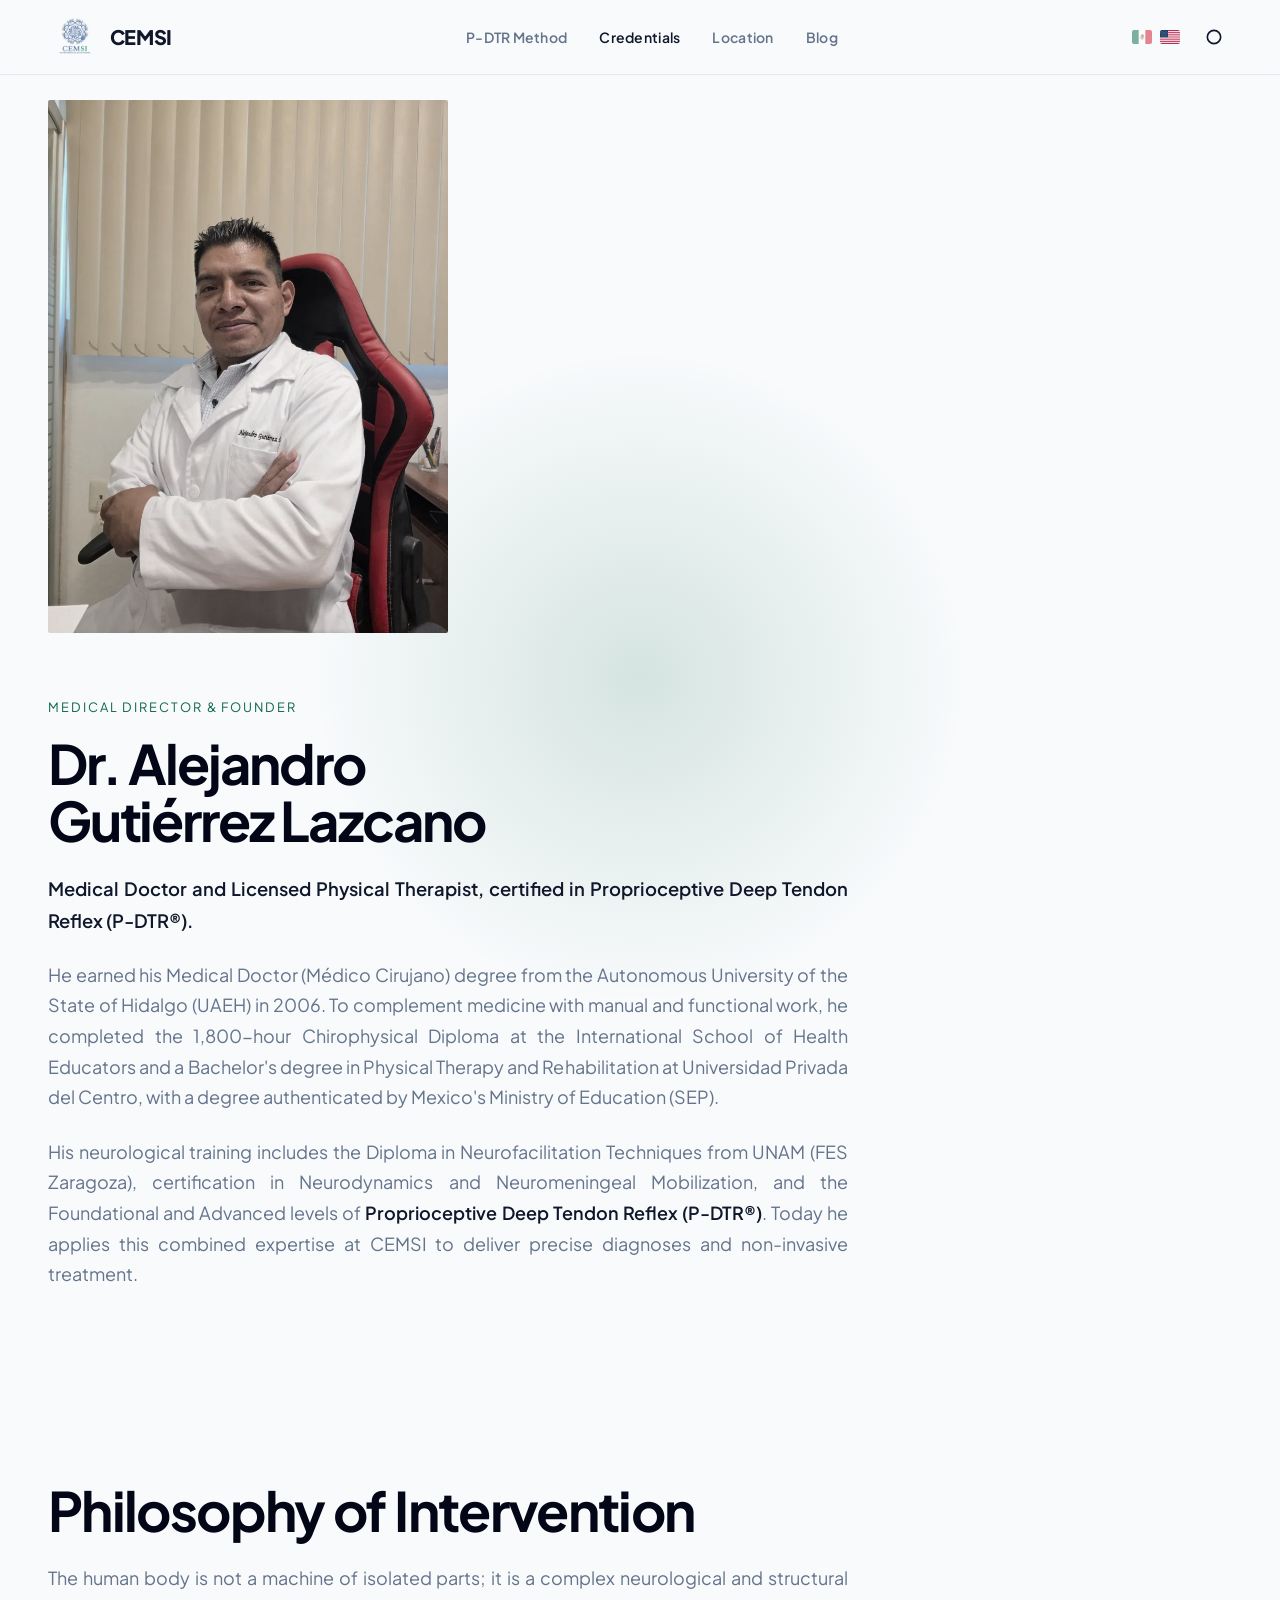
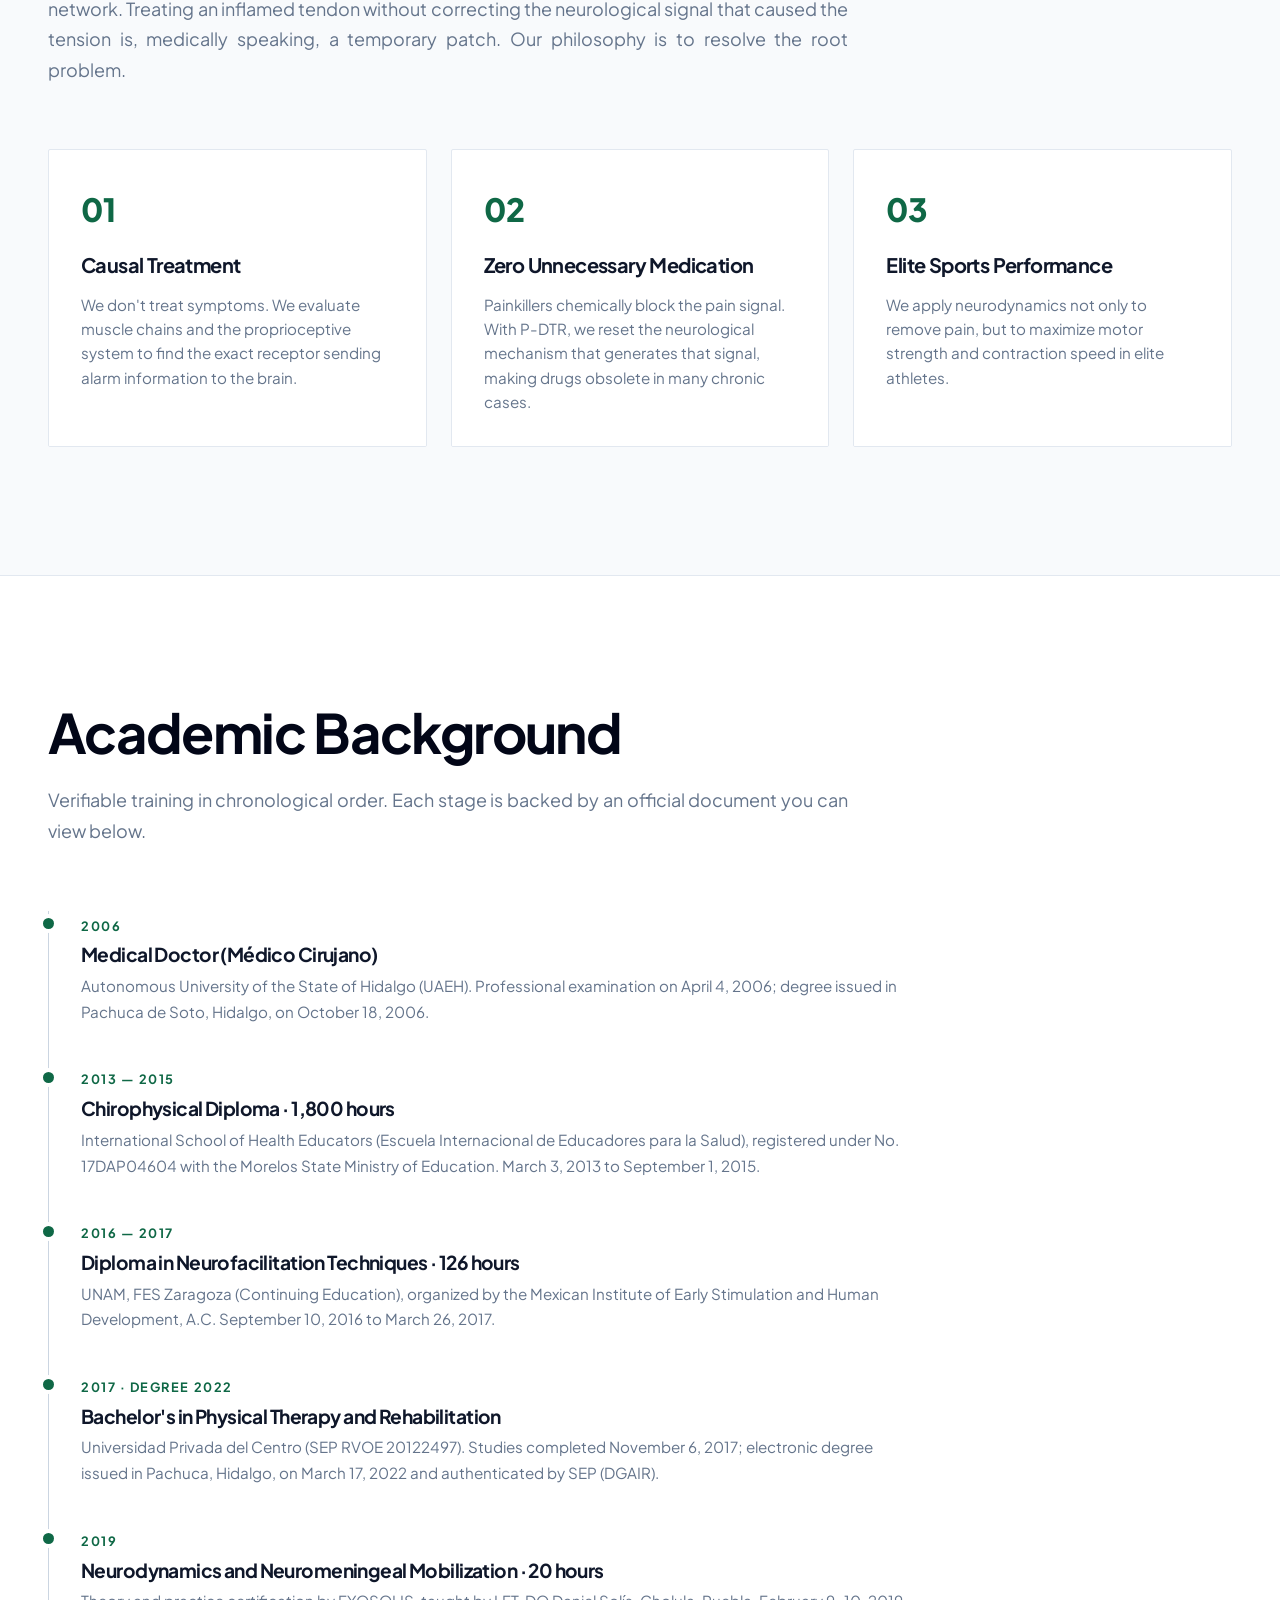
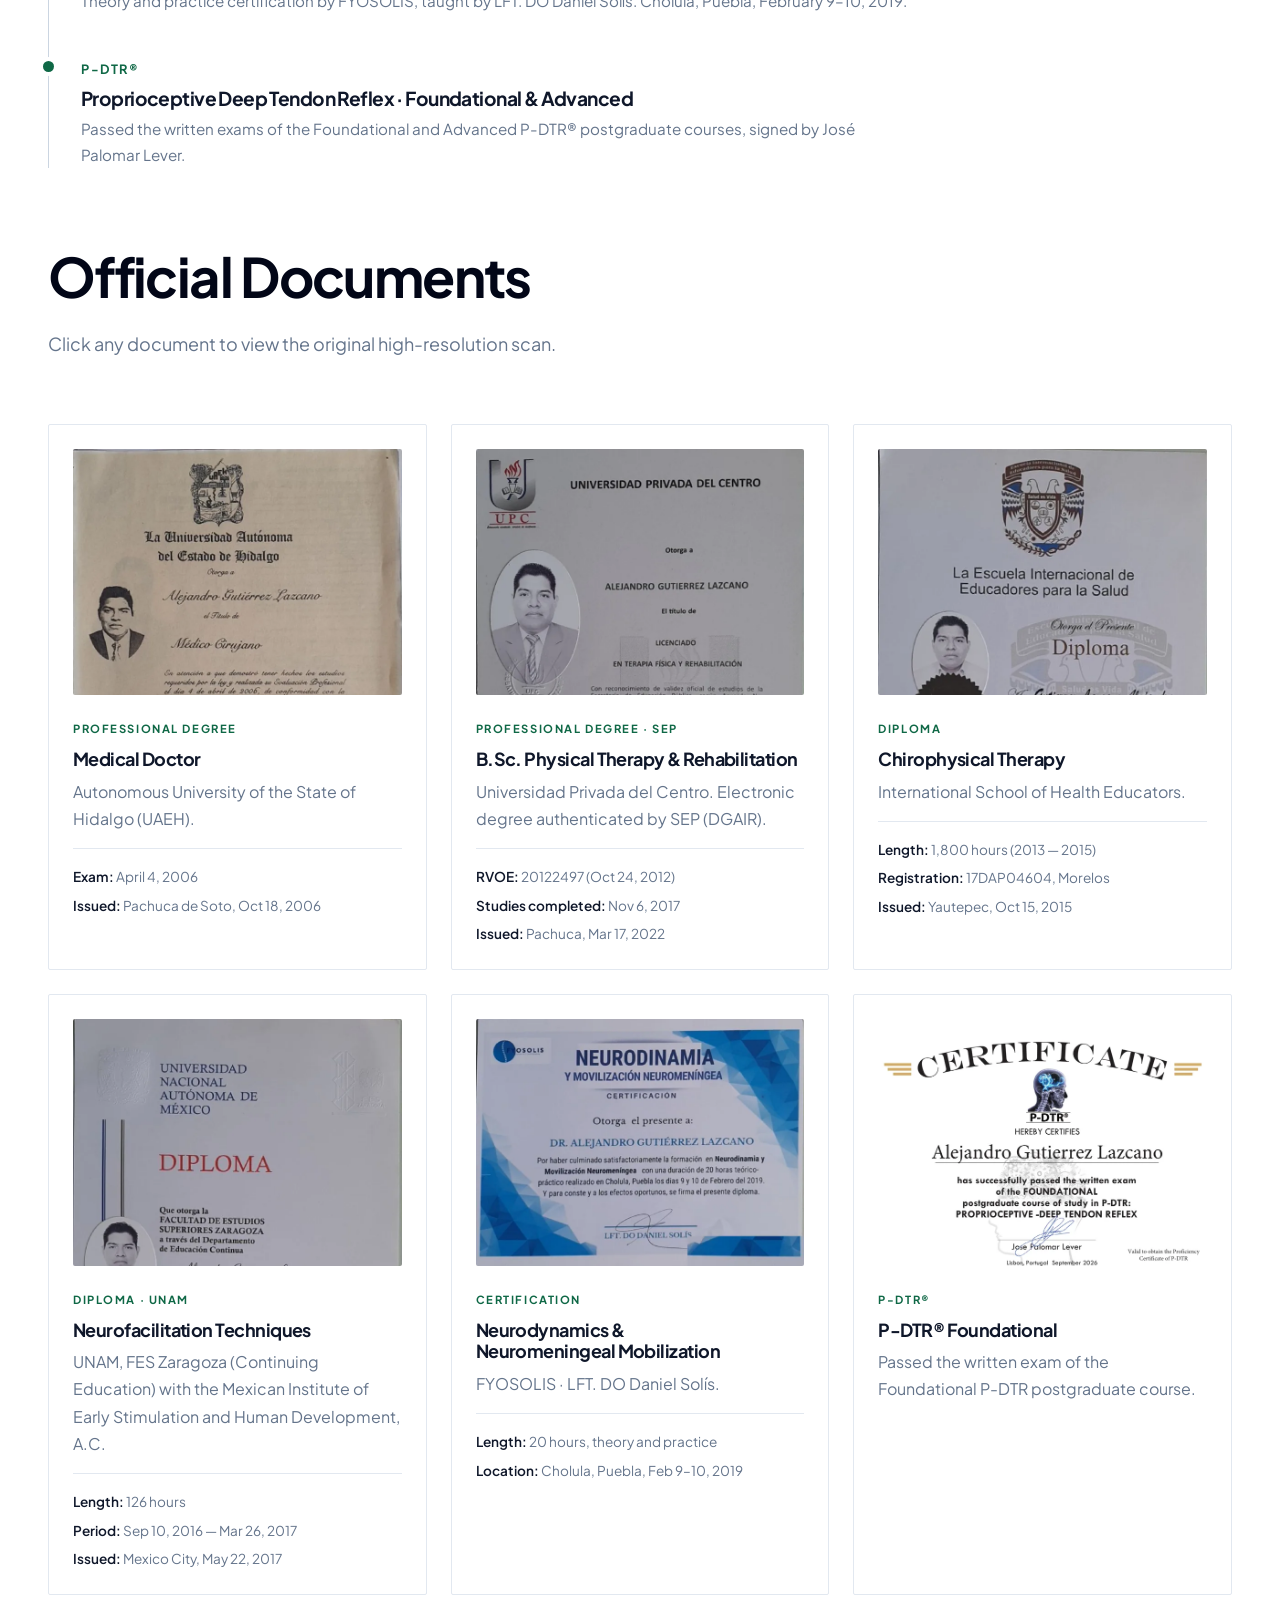
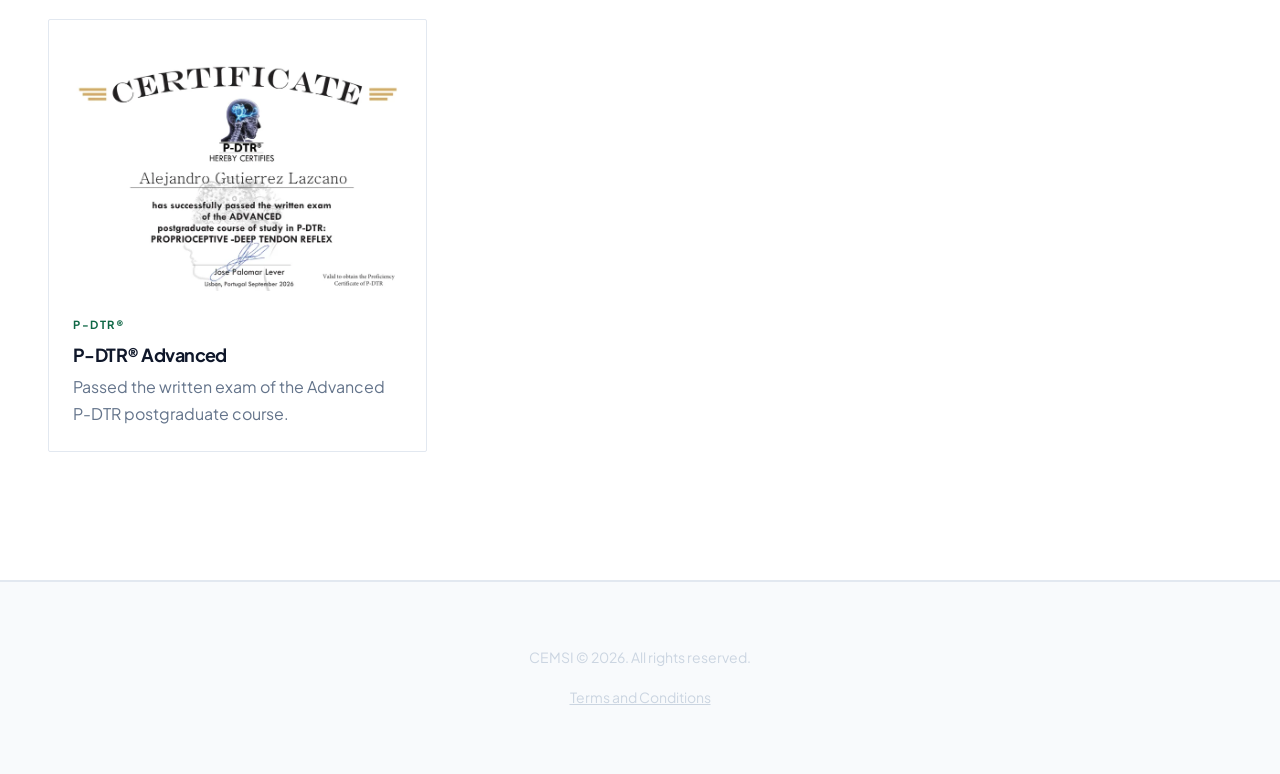
<file: en/dr-alejandro-gutierrez.html>
<!DOCTYPE html>
<html lang="en">
<head>
  <meta charset="UTF-8" />
  <meta name="viewport" content="width=device-width, initial-scale=1.0" />
  <title>Dr. Alejandro Gutiérrez | Medical Credentials</title>
  <meta name="theme-color" content="#09090b" />
  <link rel="icon" type="image/png" href="../apple-touch-icon.png" />
  <link rel="stylesheet" href="../assets/css/styles.css" />
</head>
<body>

  <header class="site-header" id="header">
    <div class="container header__inner">
      <a href="index.html" class="brand" aria-label="CEMSI Home">
        <img src="../assets/images/logo-cemsi.webp" alt="CEMSI Logo" />
        CEMSI
      </a>

      <nav class="nav" id="nav" aria-label="Primary navigation">
        <ul class="nav__list">
          <li><a href="que-es-pdtr.html">P-DTR Method</a></li>
          <li><a href="dr-alejandro-gutierrez.html" style="color: var(--text);">Credentials</a></li>
          <li><a href="contacto.html">Location</a></li>
          <li><a href="blog.html">Blog</a></li>
        </ul>
      </nav>

      <button type="button" class="nav-toggle" id="navToggle" aria-controls="nav" aria-expanded="false" aria-label="Open menu">
        <span></span><span></span>
      </button>
      <div class="header__actions">
        <div class="lang-switch">
          <a href="../dr-alejandro-gutierrez.html" title="Spanish"><img src="../assets/images/flags/mx.png" alt="MX" /></a>
          <a href="dr-alejandro-gutierrez.html" aria-current="true" title="English"><img src="../assets/images/flags/us.png" alt="US" /></a>
        </div>
        <button type="button" class="theme-toggle" id="themeToggle" aria-label="Toggle theme">
          <svg viewBox="0 0 24 24"><path d="M12 21a9 9 0 1 1 0-18 9 9 0 0 1 0 18Zm0-2a7 7 0 1 0 0-14 7 7 0 0 0 0 14Z" /></svg>
        </button>
      </div>
    </div>
  </header>

  <main>
    <section class="hero" style="min-height: 60vh; align-items: center; padding-bottom: 4rem;">
      <div class="bg-glow"></div>
      <div class="container reveal">
        <div style="display: flex; gap: 4rem; align-items: center; flex-wrap: wrap;">
          <img src="../assets/images/doctor-alejandro-gutierrez.webp" alt="Dr. Alejandro Gutiérrez Lazcano" style="width: 400px; border-radius: var(--r-card); filter: grayscale(50%);" />
          <div class="text-block" style="margin-bottom: 0;">
            <span style="font-size: 0.8rem; letter-spacing: 0.15em; text-transform: uppercase; color: var(--accent); display: block; margin-bottom: 1rem;">MEDICAL DIRECTOR & FOUNDER</span>
            <h1 style="font-size: var(--fs-h2); margin-left: 0; max-width: 600px;">Dr. Alejandro Gutiérrez Lazcano</h1>
            <p style="margin-top: 1.5rem; font-size: 1.15rem; color: var(--text); font-weight: 600;">Medical Doctor and Licensed Physical Therapist, certified in Proprioceptive Deep Tendon Reflex (P-DTR®).</p>
            <p style="margin-top: 1rem;">He earned his Medical Doctor (Médico Cirujano) degree from the Autonomous University of the State of Hidalgo (UAEH) in 2006. To complement medicine with manual and functional work, he completed the 1,800-hour Chirophysical Diploma at the International School of Health Educators and a Bachelor's degree in Physical Therapy and Rehabilitation at Universidad Privada del Centro, with a degree authenticated by Mexico's Ministry of Education (SEP).</p>
            <p style="margin-top: 1rem;">His neurological training includes the Diploma in Neurofacilitation Techniques from UNAM (FES Zaragoza), certification in Neurodynamics and Neuromeningeal Mobilization, and the Foundational and Advanced levels of <strong>Proprioceptive Deep Tendon Reflex (P-DTR®)</strong>. Today he applies this combined expertise at CEMSI to deliver precise diagnoses and non-invasive treatment.</p>
          </div>
        </div>
      </div>
    </section>

    <!-- Biografía y Filosofía -->
    <section class="section">
      <div class="container reveal">
        <div class="text-block">
          <h2>Philosophy of Intervention</h2>
          <p>The human body is not a machine of isolated parts; it is a complex neurological and structural network. Treating an inflamed tendon without correcting the neurological signal that caused the tension is, medically speaking, a temporary patch. Our philosophy is to resolve the root problem.</p>
        </div>

        <div style="display: grid; grid-template-columns: repeat(auto-fit, minmax(300px, 1fr)); gap: 1.5rem;" class="reveal reveal-delay-1">
          <div class="tile" style="padding: 2rem;">
            <span style="color: var(--accent); font-weight: 800; font-size: 2rem; display: block; margin-bottom: 1rem;">01</span>
            <h3 style="font-size: 1.25rem;">Causal Treatment</h3>
            <p style="font-size: 0.95rem;">We don't treat symptoms. We evaluate muscle chains and the proprioceptive system to find the exact receptor sending alarm information to the brain.</p>
          </div>
          <div class="tile" style="padding: 2rem;">
            <span style="color: var(--accent); font-weight: 800; font-size: 2rem; display: block; margin-bottom: 1rem;">02</span>
            <h3 style="font-size: 1.25rem;">Zero Unnecessary Medication</h3>
            <p style="font-size: 0.95rem;">Painkillers chemically block the pain signal. With P-DTR, we reset the neurological mechanism that generates that signal, making drugs obsolete in many chronic cases.</p>
          </div>
          <div class="tile" style="padding: 2rem;">
            <span style="color: var(--accent); font-weight: 800; font-size: 2rem; display: block; margin-bottom: 1rem;">03</span>
            <h3 style="font-size: 1.25rem;">Elite Sports Performance</h3>
            <p style="font-size: 0.95rem;">We apply neurodynamics not only to remove pain, but to maximize motor strength and contraction speed in elite athletes.</p>
          </div>
        </div>
      </div>
    </section>

    <!-- Credenciales Oficiales -->
    <section class="section section--surface">
      <div class="container">
        <div class="text-block reveal">
          <h2>Academic Background</h2>
          <p>Verifiable training in chronological order. Each stage is backed by an official document you can view below.</p>
        </div>

        <ol class="timeline reveal reveal-delay-1">
          <li>
            <span class="timeline__year">2006</span>
            <h3>Medical Doctor (Médico Cirujano)</h3>
            <p>Autonomous University of the State of Hidalgo (UAEH). Professional examination on April 4, 2006; degree issued in Pachuca de Soto, Hidalgo, on October 18, 2006.</p>
          </li>
          <li>
            <span class="timeline__year">2013 — 2015</span>
            <h3>Chirophysical Diploma · 1,800 hours</h3>
            <p>International School of Health Educators (Escuela Internacional de Educadores para la Salud), registered under No. 17DAP04604 with the Morelos State Ministry of Education. March 3, 2013 to September 1, 2015.</p>
          </li>
          <li>
            <span class="timeline__year">2016 — 2017</span>
            <h3>Diploma in Neurofacilitation Techniques · 126 hours</h3>
            <p>UNAM, FES Zaragoza (Continuing Education), organized by the Mexican Institute of Early Stimulation and Human Development, A.C. September 10, 2016 to March 26, 2017.</p>
          </li>
          <li>
            <span class="timeline__year">2017 · Degree 2022</span>
            <h3>Bachelor's in Physical Therapy and Rehabilitation</h3>
            <p>Universidad Privada del Centro (SEP RVOE 20122497). Studies completed November 6, 2017; electronic degree issued in Pachuca, Hidalgo, on March 17, 2022 and authenticated by SEP (DGAIR).</p>
          </li>
          <li>
            <span class="timeline__year">2019</span>
            <h3>Neurodynamics and Neuromeningeal Mobilization · 20 hours</h3>
            <p>Theory and practice certification by FYOSOLIS, taught by LFT. DO Daniel Solís. Cholula, Puebla, February 9–10, 2019.</p>
          </li>
          <li>
            <span class="timeline__year">P-DTR®</span>
            <h3>Proprioceptive Deep Tendon Reflex · Foundational &amp; Advanced</h3>
            <p>Passed the written exams of the Foundational and Advanced P-DTR® postgraduate courses, signed by José Palomar Lever.</p>
          </li>
        </ol>

        <div class="text-block reveal">
          <h2>Official Documents</h2>
          <p>Click any document to view the original high-resolution scan.</p>
        </div>

        <div class="cred-grid reveal reveal-delay-1">
          <a href="../assets/images/diplomas/full/miniatura-uaeh.webp" target="_blank" rel="noopener" class="cred">
            <img src="../assets/images/diplomas/miniatura-uaeh.webp" alt="Medical Doctor degree, UAEH" loading="lazy" />
            <span class="cred__tag">Professional degree</span>
            <h3>Medical Doctor</h3>
            <p>Autonomous University of the State of Hidalgo (UAEH).</p>
            <ul class="cred__meta">
              <li><strong>Exam:</strong> April 4, 2006</li>
              <li><strong>Issued:</strong> Pachuca de Soto, Oct 18, 2006</li>
            </ul>
          </a>

          <a href="../assets/images/diplomas/full/miniatura-upc.webp" target="_blank" rel="noopener" class="cred">
            <img src="../assets/images/diplomas/miniatura-upc.webp" alt="Bachelor's degree in Physical Therapy and Rehabilitation, Universidad Privada del Centro" loading="lazy" />
            <span class="cred__tag">Professional degree · SEP</span>
            <h3>B.Sc. Physical Therapy &amp; Rehabilitation</h3>
            <p>Universidad Privada del Centro. Electronic degree authenticated by SEP (DGAIR).</p>
            <ul class="cred__meta">
              <li><strong>RVOE:</strong> 20122497 (Oct 24, 2012)</li>
              <li><strong>Studies completed:</strong> Nov 6, 2017</li>
              <li><strong>Issued:</strong> Pachuca, Mar 17, 2022</li>
            </ul>
          </a>

          <a href="../assets/images/diplomas/full/miniatura-quirofisico.webp" target="_blank" rel="noopener" class="cred">
            <img src="../assets/images/diplomas/miniatura-quirofisico.webp" alt="Chirophysical Diploma, International School of Health Educators" loading="lazy" />
            <span class="cred__tag">Diploma</span>
            <h3>Chirophysical Therapy</h3>
            <p>International School of Health Educators.</p>
            <ul class="cred__meta">
              <li><strong>Length:</strong> 1,800 hours (2013 — 2015)</li>
              <li><strong>Registration:</strong> 17DAP04604, Morelos</li>
              <li><strong>Issued:</strong> Yautepec, Oct 15, 2015</li>
            </ul>
          </a>

          <a href="../assets/images/diplomas/full/miniatura-unam.webp" target="_blank" rel="noopener" class="cred">
            <img src="../assets/images/diplomas/miniatura-unam.webp" alt="Diploma in Neurofacilitation Techniques, UNAM FES Zaragoza" loading="lazy" />
            <span class="cred__tag">Diploma · UNAM</span>
            <h3>Neurofacilitation Techniques</h3>
            <p>UNAM, FES Zaragoza (Continuing Education) with the Mexican Institute of Early Stimulation and Human Development, A.C.</p>
            <ul class="cred__meta">
              <li><strong>Length:</strong> 126 hours</li>
              <li><strong>Period:</strong> Sep 10, 2016 — Mar 26, 2017</li>
              <li><strong>Issued:</strong> Mexico City, May 22, 2017</li>
            </ul>
          </a>

          <a href="../assets/images/diplomas/full/miniatura-neurodinamia.webp" target="_blank" rel="noopener" class="cred">
            <img src="../assets/images/diplomas/miniatura-neurodinamia.webp" alt="Neurodynamics and Neuromeningeal Mobilization certification, FYOSOLIS" loading="lazy" />
            <span class="cred__tag">Certification</span>
            <h3>Neurodynamics &amp; Neuromeningeal Mobilization</h3>
            <p>FYOSOLIS · LFT. DO Daniel Solís.</p>
            <ul class="cred__meta">
              <li><strong>Length:</strong> 20 hours, theory and practice</li>
              <li><strong>Location:</strong> Cholula, Puebla, Feb 9–10, 2019</li>
            </ul>
          </a>

          <a href="../assets/images/diplomas/full/miniatura-pdtr.webp" target="_blank" rel="noopener" class="cred">
            <img src="../assets/images/diplomas/miniatura-pdtr.webp" alt="P-DTR Foundational certificate" loading="lazy" />
            <span class="cred__tag">P-DTR®</span>
            <h3>P-DTR® Foundational</h3>
            <p>Passed the written exam of the Foundational P-DTR postgraduate course.</p>
          </a>

          <a href="../assets/images/diplomas/full/miniatura-pdtr-advanced.webp" target="_blank" rel="noopener" class="cred">
            <img src="../assets/images/diplomas/miniatura-pdtr-advanced.webp" alt="P-DTR Advanced certificate" loading="lazy" />
            <span class="cred__tag">P-DTR®</span>
            <h3>P-DTR® Advanced</h3>
            <p>Passed the written exam of the Advanced P-DTR postgraduate course.</p>
          </a>
        </div>
      </div>
    </section>


  </main>

  <footer style="padding: 4rem 0; border-top: 1px solid var(--line); text-align: center;">
    <div class="container">
      <p style="font-size: 0.875rem; color: var(--line-strong); margin-bottom: 1rem;">CEMSI © 2026. All rights reserved.</p>
      <p style="font-size: 0.875rem;"><a href="terms-and-conditions.html" style="color: var(--line-strong); text-decoration: underline;">Terms and Conditions</a></p>
    </div>
  </footer>

  <script>
    const html = document.documentElement;
    const themeToggle = document.getElementById('themeToggle');
    if (localStorage.theme === 'dark' || (!('theme' in localStorage) && window.matchMedia('(prefers-color-scheme: dark)').matches)) { html.classList.add('dark'); }
    if (themeToggle) {
      themeToggle.addEventListener('click', () => {
        html.classList.toggle('dark');
        localStorage.theme = html.classList.contains('dark') ? 'dark' : 'light';
      });
    }
    document.addEventListener('DOMContentLoaded', () => {
      const observer = new IntersectionObserver((entries) => {
        entries.forEach(entry => {
          if (entry.isIntersecting) entry.target.classList.add('is-visible');
        });
      }, { threshold: 0.15, rootMargin: "0px 0px -50px 0px" });
      document.querySelectorAll('.reveal').forEach(el => observer.observe(el));
    });
  </script>
  <script src="../assets/js/site-nav.js" defer></script>
</body>
</html>
</file>
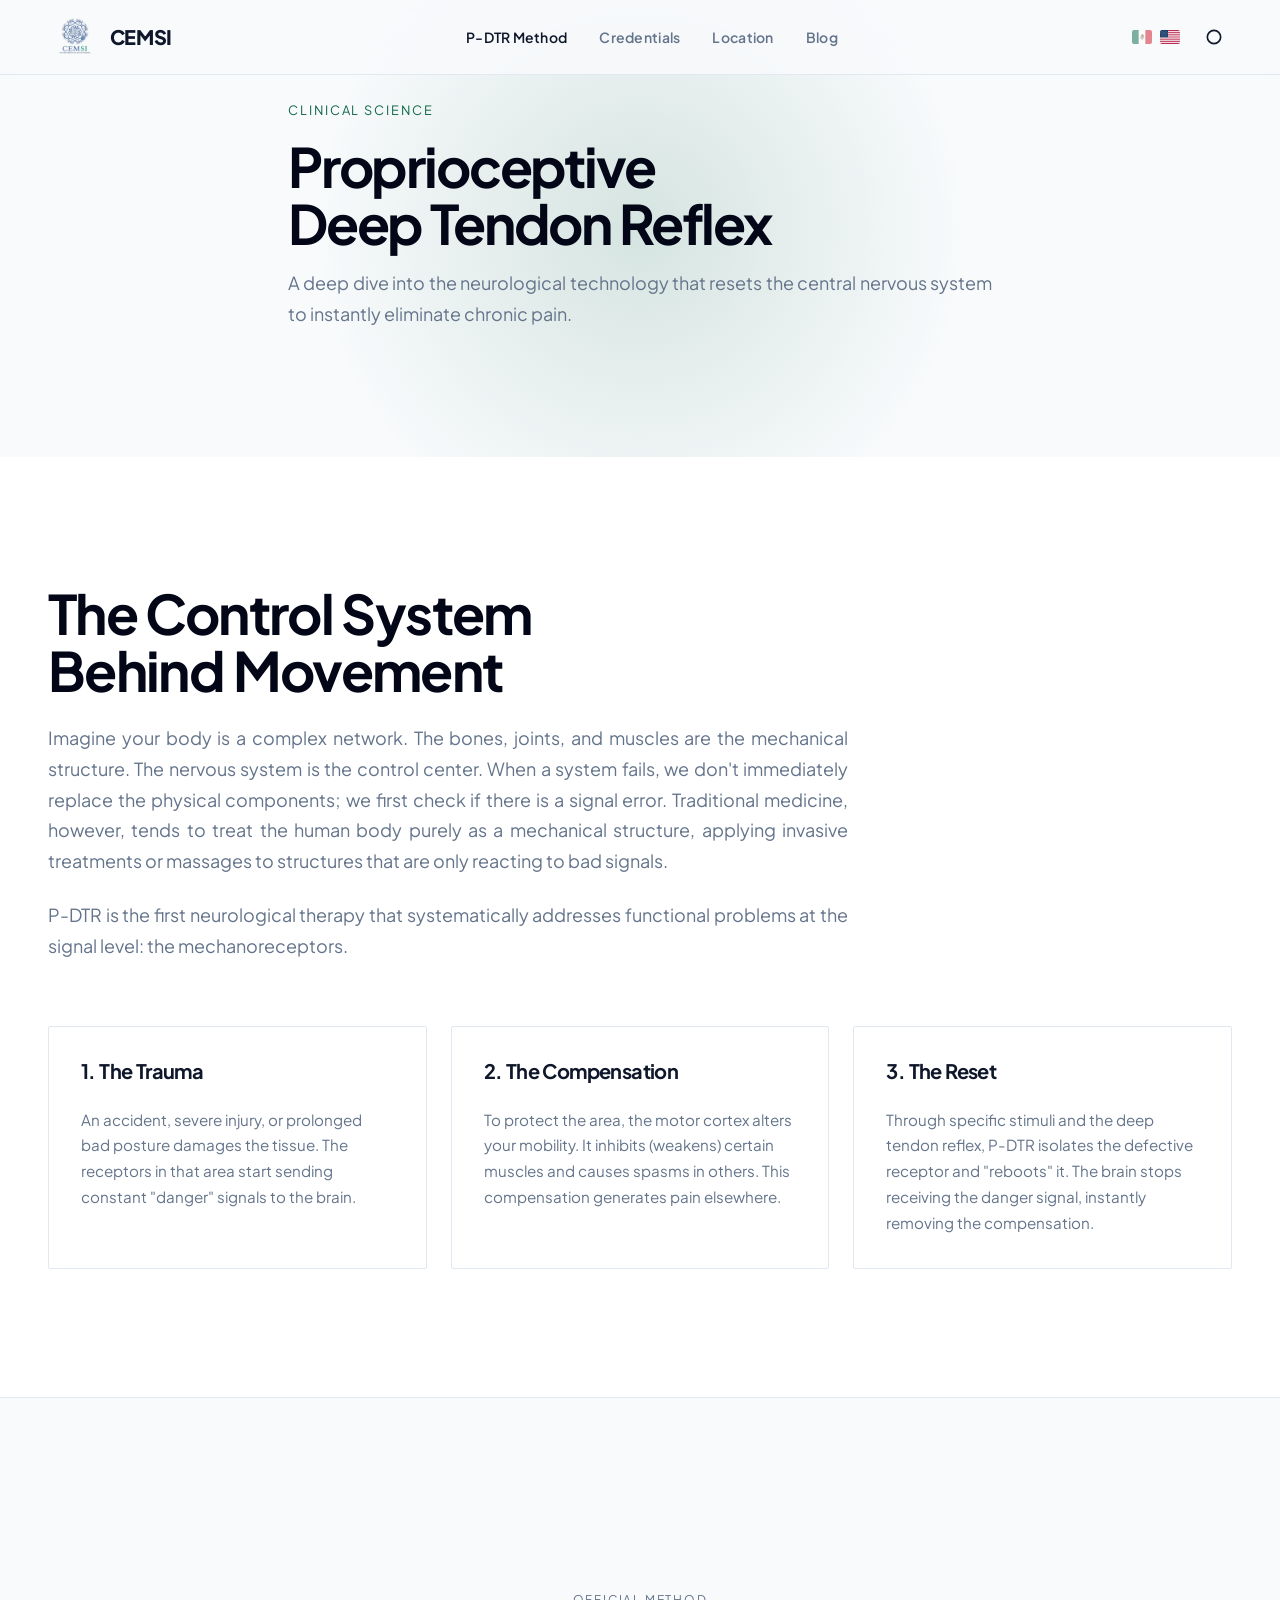
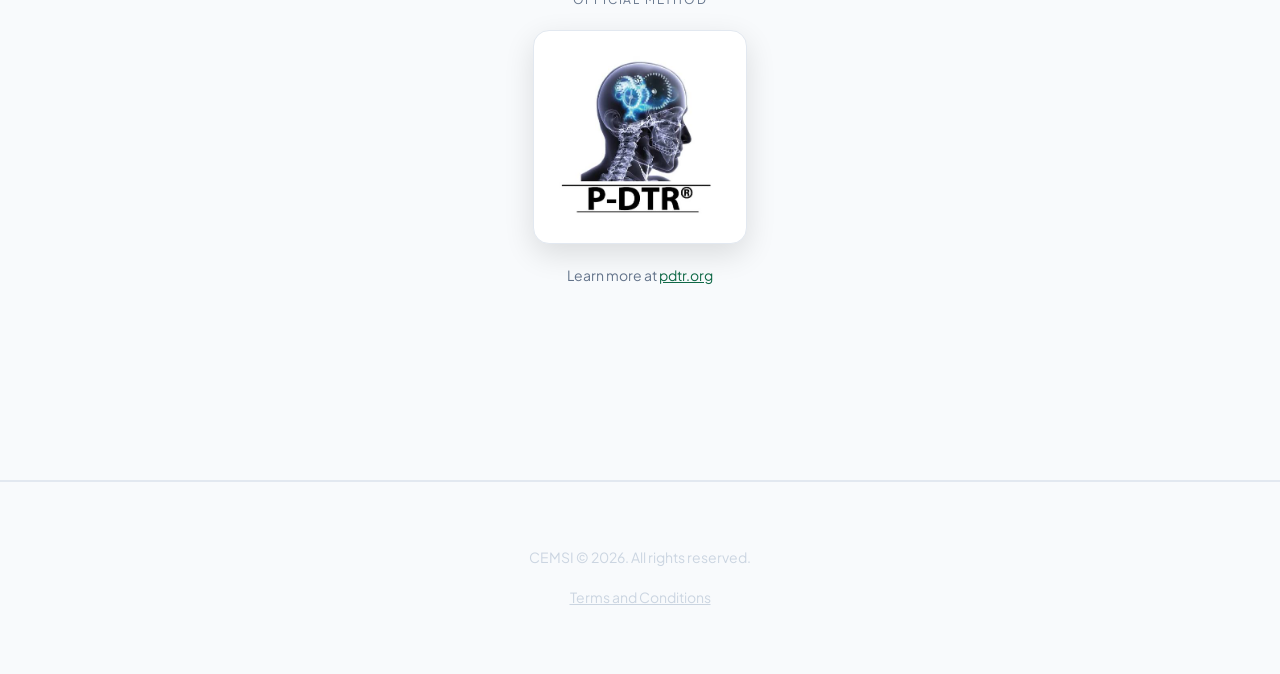
<file: en/que-es-pdtr.html>
<!DOCTYPE html>
<html lang="en">
<head>
  <meta charset="UTF-8" />
  <meta name="viewport" content="width=device-width, initial-scale=1.0" />
  <title>What is P-DTR? | CEMSI</title>
  <meta name="description" content="Detailed explanation of Proprioceptive Deep Tendon Reflex and clinical neurodynamics." />
  <meta name="theme-color" content="#09090b" />
  <link rel="icon" type="image/png" href="../apple-touch-icon.png" />
  <link rel="stylesheet" href="../assets/css/styles.css" />
</head>
<body>

  <header class="site-header" id="header">
    <div class="container header__inner">
      <a href="index.html" class="brand" aria-label="CEMSI Home">
        <img src="../assets/images/logo-cemsi.webp" alt="CEMSI Logo" />
        CEMSI
      </a>

      <nav class="nav" id="nav" aria-label="Primary navigation">
        <ul class="nav__list">
          <li><a href="que-es-pdtr.html" style="color: var(--text);">P-DTR Method</a></li>
          <li><a href="dr-alejandro-gutierrez.html">Credentials</a></li>
          <li><a href="contacto.html">Location</a></li>
          <li><a href="blog.html">Blog</a></li>
        </ul>
      </nav>

      <button type="button" class="nav-toggle" id="navToggle" aria-controls="nav" aria-expanded="false" aria-label="Open menu">
        <span></span><span></span>
      </button>
      <div class="header__actions">
        <div class="lang-switch">
          <a href="../que-es-pdtr.html" title="Spanish"><img src="../assets/images/flags/mx.png" alt="MX" /></a>
          <a href="que-es-pdtr.html" aria-current="true" title="English"><img src="../assets/images/flags/us.png" alt="US" /></a>
        </div>
        <button type="button" class="theme-toggle" id="themeToggle" aria-label="Toggle theme">
          <svg viewBox="0 0 24 24"><path d="M12 21a9 9 0 1 1 0-18 9 9 0 0 1 0 18Zm0-2a7 7 0 1 0 0-14 7 7 0 0 0 0 14Z" /></svg>
        </button>
      </div>
    </div>
  </header>

  <main>
    <section class="hero" style="min-height: 50vh; align-items: flex-end; padding-bottom: 4rem;">
      <div class="bg-glow"></div>
      <div class="container text-block reveal">
        <span style="font-size: 0.8rem; letter-spacing: 0.15em; text-transform: uppercase; color: var(--accent); display: block; margin-bottom: 1rem;">CLINICAL SCIENCE</span>
        <h1 style="font-size: var(--fs-h2); max-width: 900px; margin-left: 0;">Proprioceptive Deep Tendon Reflex</h1>
        <p style="margin-top: 1rem;">A deep dive into the neurological technology that resets the central nervous system to instantly eliminate chronic pain.</p>
      </div>
    </section>

    <section class="section section--surface">
      <div class="container">
        <div class="text-block reveal">
          <h2>The Control System Behind Movement</h2>
          <p>Imagine your body is a complex network. The bones, joints, and muscles are the mechanical structure. The nervous system is the control center. When a system fails, we don't immediately replace the physical components; we first check if there is a signal error. Traditional medicine, however, tends to treat the human body purely as a mechanical structure, applying invasive treatments or massages to structures that are only reacting to bad signals.</p>
          <p>P-DTR is the first neurological therapy that systematically addresses functional problems at the signal level: the mechanoreceptors.</p>
        </div>

        <div style="display: grid; grid-template-columns: repeat(auto-fit, minmax(300px, 1fr)); gap: 1.5rem; margin-top: 4rem;" class="reveal reveal-delay-1">
          <div class="cred" style="padding: 2rem;">
            <h3 style="font-size: 1.25rem;">1. The Trauma</h3>
            <p style="margin-top: 1rem; font-size: 0.95rem;">An accident, severe injury, or prolonged bad posture damages the tissue. The receptors in that area start sending constant "danger" signals to the brain.</p>
          </div>
          <div class="cred" style="padding: 2rem;">
            <h3 style="font-size: 1.25rem;">2. The Compensation</h3>
            <p style="margin-top: 1rem; font-size: 0.95rem;">To protect the area, the motor cortex alters your mobility. It inhibits (weakens) certain muscles and causes spasms in others. This compensation generates pain elsewhere.</p>
          </div>
          <div class="cred" style="padding: 2rem;">
            <h3 style="font-size: 1.25rem;">3. The Reset</h3>
            <p style="margin-top: 1rem; font-size: 0.95rem;">Through specific stimuli and the deep tendon reflex, P-DTR isolates the defective receptor and "reboots" it. The brain stops receiving the danger signal, instantly removing the compensation.</p>
          </div>
        </div>
      </div>
    </section>

    <!-- P-DTR Official Badge -->
    <section class="section" id="pdtr-official">
      <div class="container pdtr-badge reveal">
        <span class="pdtr-badge__label">Official method</span>
        <a href="https://pdtr.org" target="_blank" rel="noopener noreferrer" class="pdtr-badge__link" id="pdtrLogoLink">
          <img src="../assets/images/logos/pdtr-insignia.png" alt="Official P-DTR® Proprioceptive Deep Tendon Reflex logo" width="180" height="180" loading="lazy" />
        </a>
        <p class="pdtr-badge__caption">Learn more at <a href="https://pdtr.org" target="_blank" rel="noopener noreferrer">pdtr.org</a></p>
      </div>
    </section>
  </main>

  <footer style="padding: 4rem 0; border-top: 1px solid var(--line); text-align: center;">
    <div class="container">
      <p style="font-size: 0.875rem; color: var(--line-strong); margin-bottom: 1rem;">CEMSI © 2026. All rights reserved.</p>
      <p style="font-size: 0.875rem;"><a href="terms-and-conditions.html" style="color: var(--line-strong); text-decoration: underline;">Terms and Conditions</a></p>
    </div>
  </footer>

  <script>
    const html = document.documentElement;
    const themeToggle = document.getElementById('themeToggle');
    if (localStorage.theme === 'dark' || (!('theme' in localStorage) && window.matchMedia('(prefers-color-scheme: dark)').matches)) { html.classList.add('dark'); }
    if (themeToggle) {
      themeToggle.addEventListener('click', () => {
        html.classList.toggle('dark');
        localStorage.theme = html.classList.contains('dark') ? 'dark' : 'light';
      });
    }
    document.addEventListener('DOMContentLoaded', () => {
      const observer = new IntersectionObserver((entries) => {
        entries.forEach(entry => {
          if (entry.isIntersecting) entry.target.classList.add('is-visible');
        });
      }, { threshold: 0.15, rootMargin: "0px 0px -50px 0px" });
      document.querySelectorAll('.reveal').forEach(el => observer.observe(el));
    });
  </script>
  <script src="../assets/js/site-nav.js" defer></script>
</body>
</html>
</file>
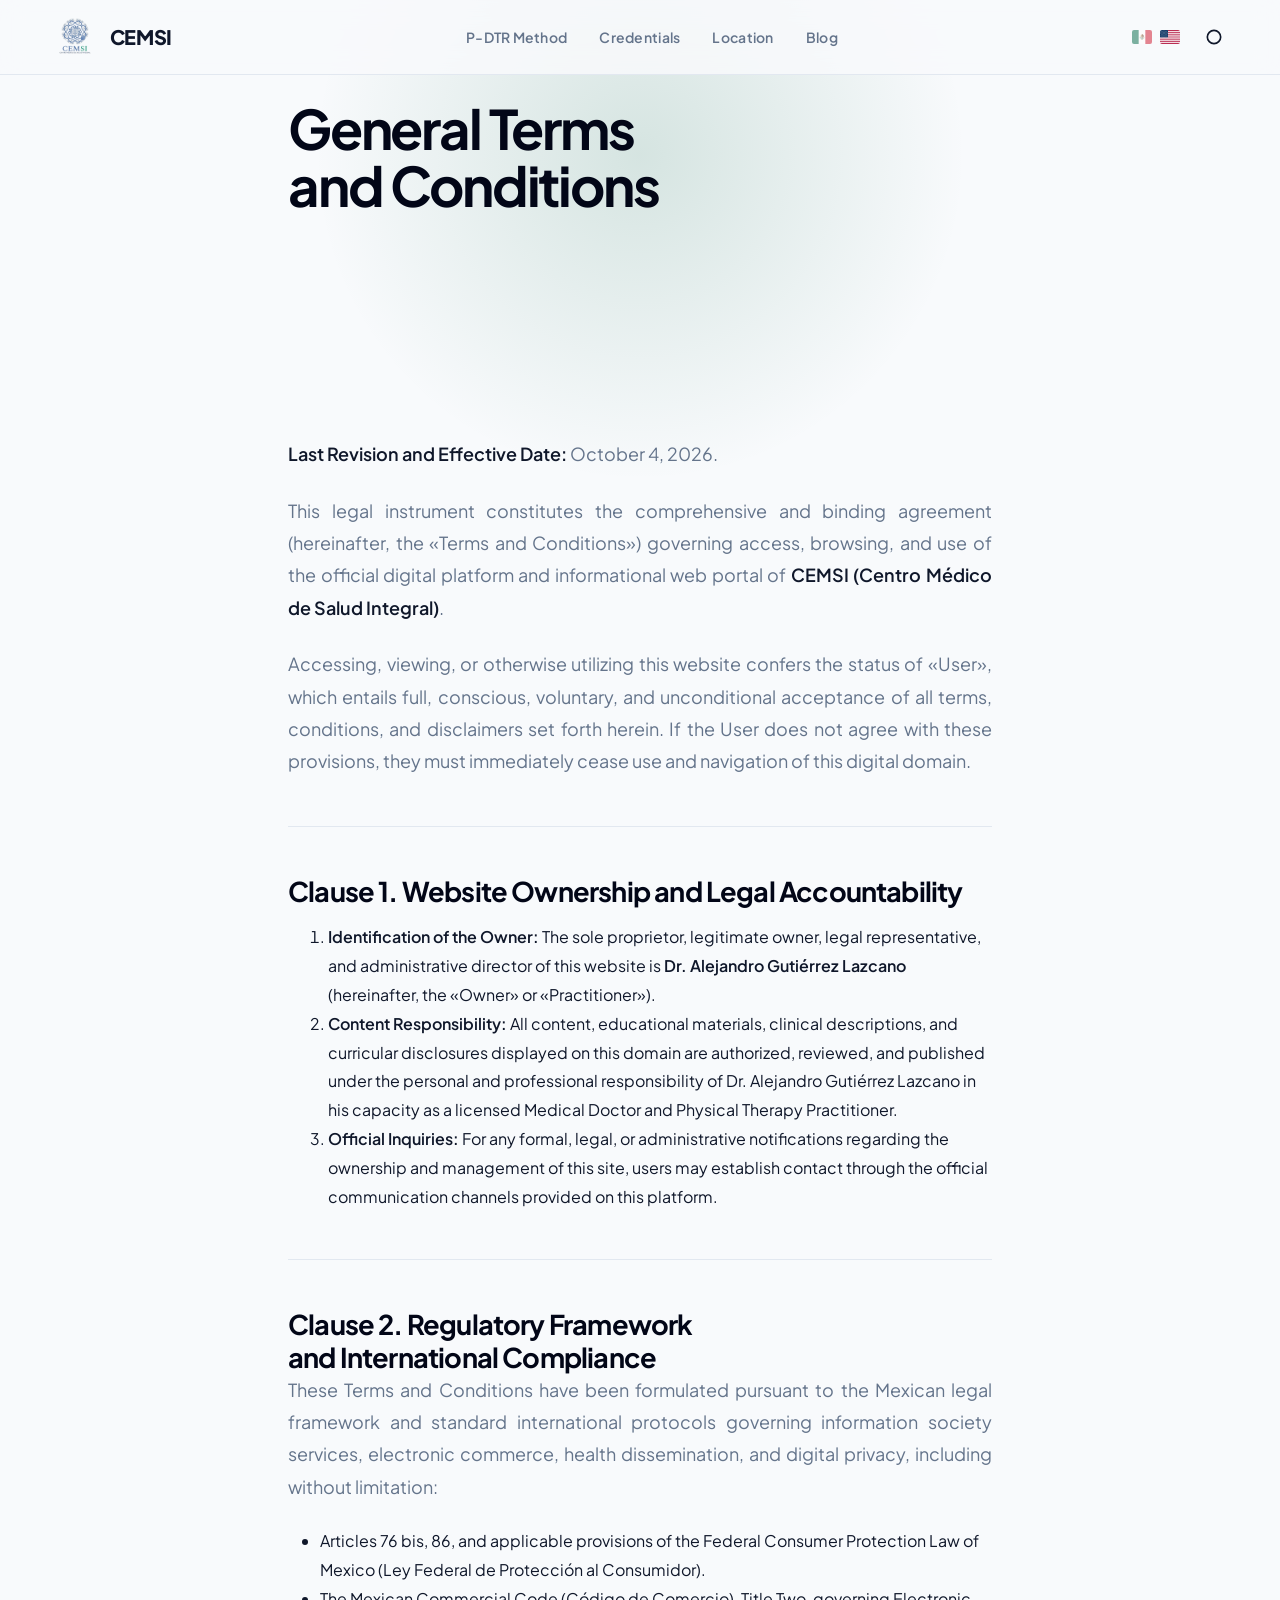
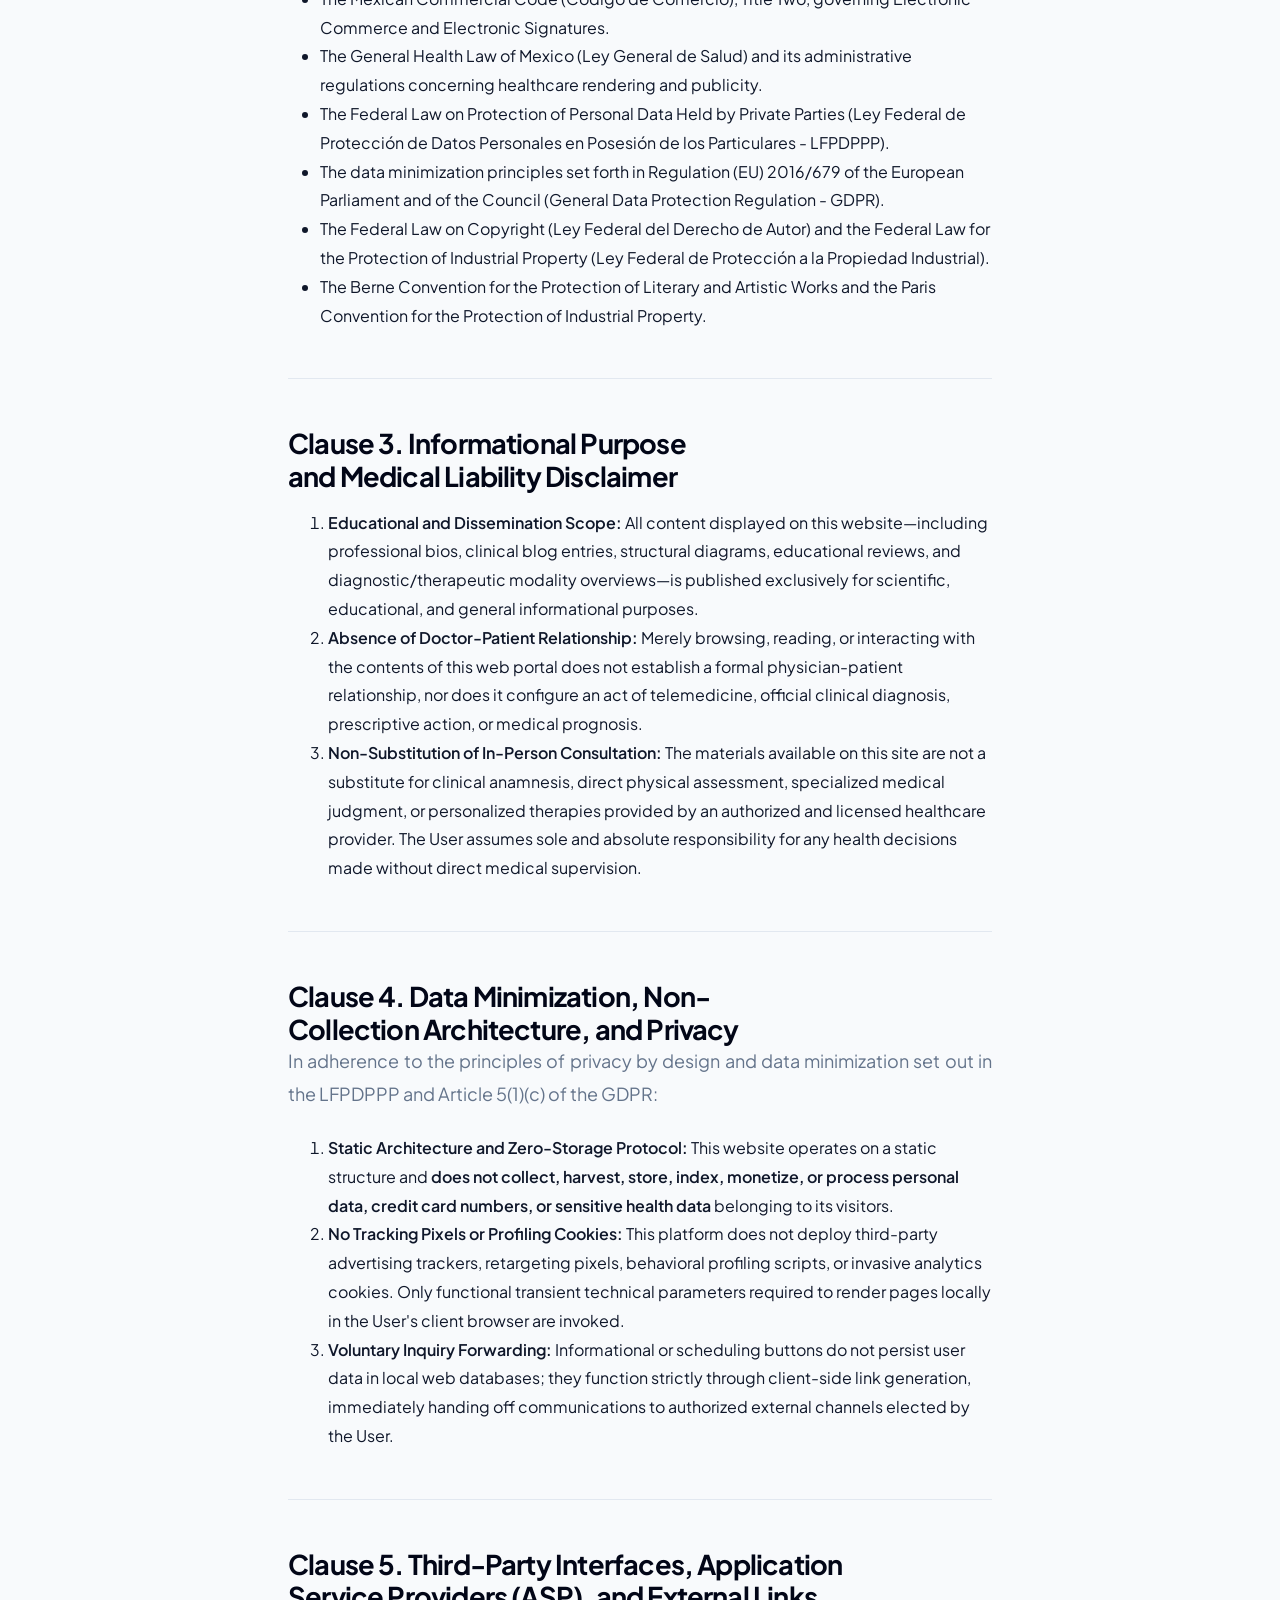
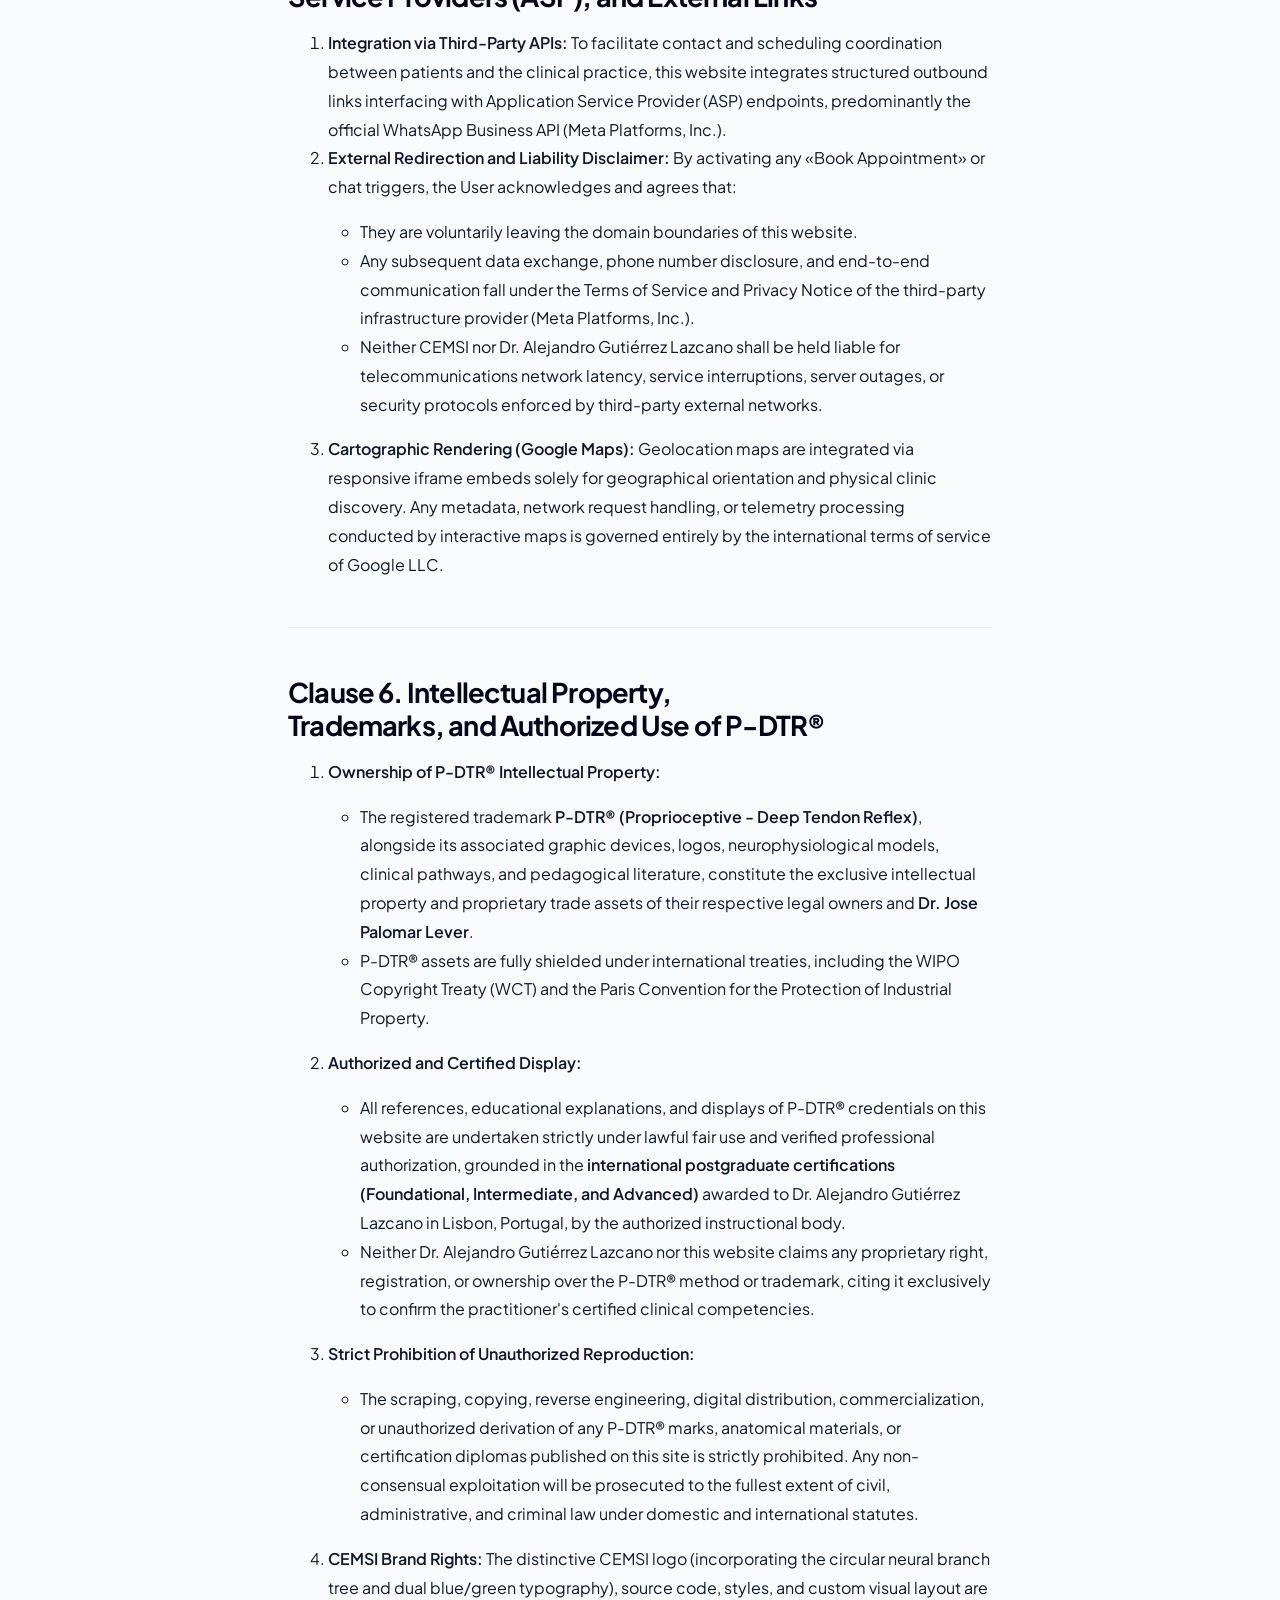
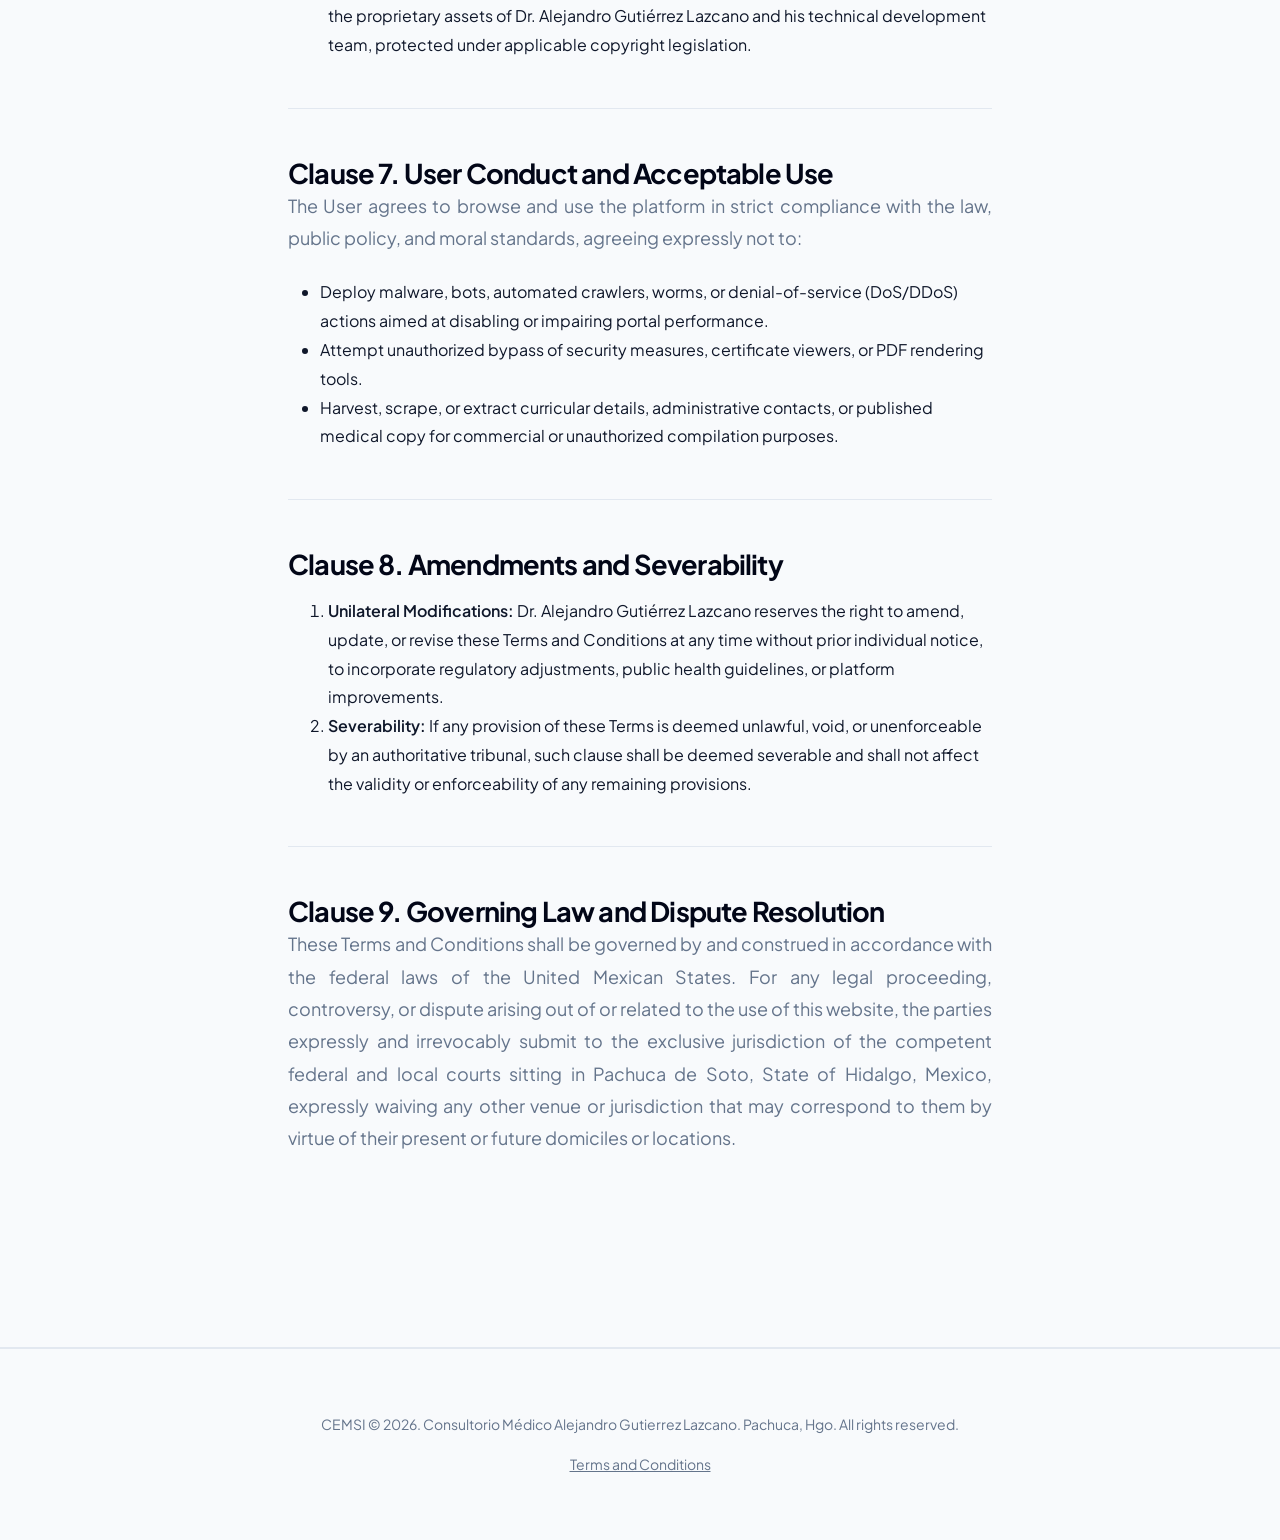
<file: en/terms-and-conditions.html>
<!DOCTYPE html>
<html lang="en">
<head>
  <meta charset="UTF-8" />
  <meta name="viewport" content="width=device-width, initial-scale=1.0" />
  <title>Terms and Conditions | CEMSI</title>
  <meta name="theme-color" content="#09090b" />
  <link rel="icon" type="image/png" href="../apple-touch-icon.png" />
  <link rel="stylesheet" href="../assets/css/styles.css" />
</head>
<body>
  <header class="site-header" id="header">
    <div class="container header__inner">
      <a href="index.html" class="brand" aria-label="CEMSI Home">
        <img src="../assets/images/logo-cemsi.webp" alt="CEMSI Logo" />
        CEMSI
      </a>
      <nav class="nav" id="nav" aria-label="Primary navigation">
        <ul class="nav__list">
          <li><a href="que-es-pdtr.html">P-DTR Method</a></li>
          <li><a href="dr-alejandro-gutierrez.html">Credentials</a></li>
          <li><a href="contacto.html">Location</a></li>
          <li><a href="blog.html">Blog</a></li>
        </ul>
      </nav>

      <button type="button" class="nav-toggle" id="navToggle" aria-controls="nav" aria-expanded="false" aria-label="Open menu">
        <span></span><span></span>
      </button>
      <div class="header__actions">
        <div class="lang-switch">
          <a href="../terminos-y-condiciones.html" title="Español"><img src="../assets/images/flags/mx.png" alt="MX" /></a>
          <a href="terms-and-conditions.html" aria-current="true" title="English"><img src="../assets/images/flags/us.png" alt="US" /></a>
        </div>
        <button type="button" class="theme-toggle" id="themeToggle" aria-label="Toggle theme">
          <svg viewBox="0 0 24 24"><path d="M12 21a9 9 0 1 1 0-18 9 9 0 0 1 0 18Zm0-2a7 7 0 1 0 0-14 7 7 0 0 0 0 14Z" /></svg>
        </button>
      </div>
    </div>
  </header>

  <main>
    <section class="hero" style="min-height: 30vh; align-items: flex-end; padding-bottom: 2rem;">
      <div class="bg-glow"></div>
      <div class="container text-block reveal">
        <h1 style="font-size: var(--fs-h2); max-width: 900px; margin-left: 0;">General Terms and Conditions</h1>
      </div>
    </section>

    <section class="section">
      <div class="container text-block" style="max-width: 800px; line-height: 1.8;">
        <p><strong>Last Revision and Effective Date:</strong> October 4, 2026.</p>
        <p>This legal instrument constitutes the comprehensive and binding agreement (hereinafter, the «Terms and Conditions») governing access, browsing, and use of the official digital platform and informational web portal of <strong>CEMSI (Centro Médico de Salud Integral)</strong>.</p>
        <p>Accessing, viewing, or otherwise utilizing this website confers the status of «User», which entails full, conscious, voluntary, and unconditional acceptance of all terms, conditions, and disclaimers set forth herein. If the User does not agree with these provisions, they must immediately cease use and navigation of this digital domain.</p>

        <hr style="border: 0; border-top: 1px solid var(--line); margin: 3rem 0;" />

        <h3>Clause 1. Website Ownership and Legal Accountability</h3>
        <ol>
          <li><strong>Identification of the Owner:</strong> The sole proprietor, legitimate owner, legal representative, and administrative director of this website is <strong>Dr. Alejandro Gutiérrez Lazcano</strong> (hereinafter, the «Owner» or «Practitioner»).</li>
          <li><strong>Content Responsibility:</strong> All content, educational materials, clinical descriptions, and curricular disclosures displayed on this domain are authorized, reviewed, and published under the personal and professional responsibility of Dr. Alejandro Gutiérrez Lazcano in his capacity as a licensed Medical Doctor and Physical Therapy Practitioner.</li>
          <li><strong>Official Inquiries:</strong> For any formal, legal, or administrative notifications regarding the ownership and management of this site, users may establish contact through the official communication channels provided on this platform.</li>
        </ol>

        <hr style="border: 0; border-top: 1px solid var(--line); margin: 3rem 0;" />

        <h3>Clause 2. Regulatory Framework and International Compliance</h3>
        <p>These Terms and Conditions have been formulated pursuant to the Mexican legal framework and standard international protocols governing information society services, electronic commerce, health dissemination, and digital privacy, including without limitation:</p>
        <ul style="padding-left: 2rem; margin-bottom: 2rem;">
          <li>Articles 76 bis, 86, and applicable provisions of the Federal Consumer Protection Law of Mexico (Ley Federal de Protección al Consumidor).</li>
          <li>The Mexican Commercial Code (Código de Comercio), Title Two, governing Electronic Commerce and Electronic Signatures.</li>
          <li>The General Health Law of Mexico (Ley General de Salud) and its administrative regulations concerning healthcare rendering and publicity.</li>
          <li>The Federal Law on Protection of Personal Data Held by Private Parties (Ley Federal de Protección de Datos Personales en Posesión de los Particulares - LFPDPPP).</li>
          <li>The data minimization principles set forth in Regulation (EU) 2016/679 of the European Parliament and of the Council (General Data Protection Regulation - GDPR).</li>
          <li>The Federal Law on Copyright (Ley Federal del Derecho de Autor) and the Federal Law for the Protection of Industrial Property (Ley Federal de Protección a la Propiedad Industrial).</li>
          <li>The Berne Convention for the Protection of Literary and Artistic Works and the Paris Convention for the Protection of Industrial Property.</li>
        </ul>

        <hr style="border: 0; border-top: 1px solid var(--line); margin: 3rem 0;" />

        <h3>Clause 3. Informational Purpose and Medical Liability Disclaimer</h3>
        <ol>
          <li><strong>Educational and Dissemination Scope:</strong> All content displayed on this website—including professional bios, clinical blog entries, structural diagrams, educational reviews, and diagnostic/therapeutic modality overviews—is published exclusively for scientific, educational, and general informational purposes.</li>
          <li><strong>Absence of Doctor-Patient Relationship:</strong> Merely browsing, reading, or interacting with the contents of this web portal does not establish a formal physician-patient relationship, nor does it configure an act of telemedicine, official clinical diagnosis, prescriptive action, or medical prognosis.</li>
          <li><strong>Non-Substitution of In-Person Consultation:</strong> The materials available on this site are not a substitute for clinical anamnesis, direct physical assessment, specialized medical judgment, or personalized therapies provided by an authorized and licensed healthcare provider. The User assumes sole and absolute responsibility for any health decisions made without direct medical supervision.</li>
        </ol>

        <hr style="border: 0; border-top: 1px solid var(--line); margin: 3rem 0;" />

        <h3>Clause 4. Data Minimization, Non-Collection Architecture, and Privacy</h3>
        <p>In adherence to the principles of privacy by design and data minimization set out in the LFPDPPP and Article 5(1)(c) of the GDPR:</p>
        <ol>
          <li><strong>Static Architecture and Zero-Storage Protocol:</strong> This website operates on a static structure and <strong>does not collect, harvest, store, index, monetize, or process personal data, credit card numbers, or sensitive health data</strong> belonging to its visitors.</li>
          <li><strong>No Tracking Pixels or Profiling Cookies:</strong> This platform does not deploy third-party advertising trackers, retargeting pixels, behavioral profiling scripts, or invasive analytics cookies. Only functional transient technical parameters required to render pages locally in the User's client browser are invoked.</li>
          <li><strong>Voluntary Inquiry Forwarding:</strong> Informational or scheduling buttons do not persist user data in local web databases; they function strictly through client-side link generation, immediately handing off communications to authorized external channels elected by the User.</li>
        </ol>

        <hr style="border: 0; border-top: 1px solid var(--line); margin: 3rem 0;" />

        <h3>Clause 5. Third-Party Interfaces, Application Service Providers (ASP), and External Links</h3>
        <ol>
          <li><strong>Integration via Third-Party APIs:</strong> To facilitate contact and scheduling coordination between patients and the clinical practice, this website integrates structured outbound links interfacing with Application Service Provider (ASP) endpoints, predominantly the official WhatsApp Business API (Meta Platforms, Inc.).</li>
          <li><strong>External Redirection and Liability Disclaimer:</strong> By activating any «Book Appointment» or chat triggers, the User acknowledges and agrees that:
            <ul style="padding-left: 2rem; margin: 1rem 0;">
              <li>They are voluntarily leaving the domain boundaries of this website.</li>
              <li>Any subsequent data exchange, phone number disclosure, and end-to-end communication fall under the Terms of Service and Privacy Notice of the third-party infrastructure provider (Meta Platforms, Inc.).</li>
              <li>Neither CEMSI nor Dr. Alejandro Gutiérrez Lazcano shall be held liable for telecommunications network latency, service interruptions, server outages, or security protocols enforced by third-party external networks.</li>
            </ul>
          </li>
          <li><strong>Cartographic Rendering (Google Maps):</strong> Geolocation maps are integrated via responsive iframe embeds solely for geographical orientation and physical clinic discovery. Any metadata, network request handling, or telemetry processing conducted by interactive maps is governed entirely by the international terms of service of Google LLC.</li>
        </ol>

        <hr style="border: 0; border-top: 1px solid var(--line); margin: 3rem 0;" />

        <h3>Clause 6. Intellectual Property, Trademarks, and Authorized Use of P-DTR®</h3>
        <ol>
          <li><strong>Ownership of P-DTR® Intellectual Property:</strong>
            <ul style="padding-left: 2rem; margin: 1rem 0;">
              <li>The registered trademark <strong>P-DTR® (Proprioceptive - Deep Tendon Reflex)</strong>, alongside its associated graphic devices, logos, neurophysiological models, clinical pathways, and pedagogical literature, constitute the exclusive intellectual property and proprietary trade assets of their respective legal owners and <strong>Dr. Jose Palomar Lever</strong>.</li>
              <li>P-DTR® assets are fully shielded under international treaties, including the WIPO Copyright Treaty (WCT) and the Paris Convention for the Protection of Industrial Property.</li>
            </ul>
          </li>
          <li><strong>Authorized and Certified Display:</strong>
            <ul style="padding-left: 2rem; margin: 1rem 0;">
              <li>All references, educational explanations, and displays of P-DTR® credentials on this website are undertaken strictly under lawful fair use and verified professional authorization, grounded in the <strong>international postgraduate certifications (Foundational, Intermediate, and Advanced)</strong> awarded to Dr. Alejandro Gutiérrez Lazcano in Lisbon, Portugal, by the authorized instructional body.</li>
              <li>Neither Dr. Alejandro Gutiérrez Lazcano nor this website claims any proprietary right, registration, or ownership over the P-DTR® method or trademark, citing it exclusively to confirm the practitioner's certified clinical competencies.</li>
            </ul>
          </li>
          <li><strong>Strict Prohibition of Unauthorized Reproduction:</strong>
            <ul style="padding-left: 2rem; margin: 1rem 0;">
              <li>The scraping, copying, reverse engineering, digital distribution, commercialization, or unauthorized derivation of any P-DTR® marks, anatomical materials, or certification diplomas published on this site is strictly prohibited. Any non-consensual exploitation will be prosecuted to the fullest extent of civil, administrative, and criminal law under domestic and international statutes.</li>
            </ul>
          </li>
          <li><strong>CEMSI Brand Rights:</strong> The distinctive CEMSI logo (incorporating the circular neural branch tree and dual blue/green typography), source code, styles, and custom visual layout are the proprietary assets of Dr. Alejandro Gutiérrez Lazcano and his technical development team, protected under applicable copyright legislation.</li>
        </ol>

        <hr style="border: 0; border-top: 1px solid var(--line); margin: 3rem 0;" />

        <h3>Clause 7. User Conduct and Acceptable Use</h3>
        <p>The User agrees to browse and use the platform in strict compliance with the law, public policy, and moral standards, agreeing expressly not to:</p>
        <ul style="padding-left: 2rem; margin-bottom: 2rem;">
          <li>Deploy malware, bots, automated crawlers, worms, or denial-of-service (DoS/DDoS) actions aimed at disabling or impairing portal performance.</li>
          <li>Attempt unauthorized bypass of security measures, certificate viewers, or PDF rendering tools.</li>
          <li>Harvest, scrape, or extract curricular details, administrative contacts, or published medical copy for commercial or unauthorized compilation purposes.</li>
        </ul>

        <hr style="border: 0; border-top: 1px solid var(--line); margin: 3rem 0;" />

        <h3>Clause 8. Amendments and Severability</h3>
        <ol>
          <li><strong>Unilateral Modifications:</strong> Dr. Alejandro Gutiérrez Lazcano reserves the right to amend, update, or revise these Terms and Conditions at any time without prior individual notice, to incorporate regulatory adjustments, public health guidelines, or platform improvements.</li>
          <li><strong>Severability:</strong> If any provision of these Terms is deemed unlawful, void, or unenforceable by an authoritative tribunal, such clause shall be deemed severable and shall not affect the validity or enforceability of any remaining provisions.</li>
        </ol>

        <hr style="border: 0; border-top: 1px solid var(--line); margin: 3rem 0;" />

        <h3>Clause 9. Governing Law and Dispute Resolution</h3>
        <p>These Terms and Conditions shall be governed by and construed in accordance with the federal laws of the United Mexican States. For any legal proceeding, controversy, or dispute arising out of or related to the use of this website, the parties expressly and irrevocably submit to the exclusive jurisdiction of the competent federal and local courts sitting in Pachuca de Soto, State of Hidalgo, Mexico, expressly waiving any other venue or jurisdiction that may correspond to them by virtue of their present or future domiciles or locations.</p>
      </div>
    </section>
  </main>

  <footer style="padding: 4rem 0; border-top: 1px solid var(--line); text-align: center;">
    <div class="container">
      <p style="font-size: 0.875rem; color: var(--muted); margin-bottom: 1rem;">CEMSI © 2026. Consultorio Médico Alejandro Gutierrez Lazcano. Pachuca, Hgo. All rights reserved.</p>
      <p style="font-size: 0.875rem;"><a href="terms-and-conditions.html" style="color: var(--muted); text-decoration: underline;">Terms and Conditions</a></p>
    </div>
  </footer>

  <script>
    const html = document.documentElement;
    const themeToggle = document.getElementById('themeToggle');
    if (localStorage.theme === 'dark' || (!('theme' in localStorage) && window.matchMedia('(prefers-color-scheme: dark)').matches)) { html.classList.add('dark'); }
    if (themeToggle) {
      themeToggle.addEventListener('click', () => {
        html.classList.toggle('dark');
        localStorage.theme = html.classList.contains('dark') ? 'dark' : 'light';
      });
    }
    document.addEventListener('DOMContentLoaded', () => {
      const observer = new IntersectionObserver((entries) => {
        entries.forEach(entry => { if (entry.isIntersecting) entry.target.classList.add('is-visible'); });
      }, { threshold: 0.15, rootMargin: "0px 0px -50px 0px" });
      document.querySelectorAll('.reveal').forEach(el => observer.observe(el));
    });
  </script>
  <script src="../assets/js/site-nav.js" defer></script>
</body>
</html>
</file>
<file: assets/css/styles.css>
@font-face {
  font-family: "Plus Jakarta Sans";
  src: url("../fonts/plus-jakarta-sans-latin-wght.woff2") format("woff2");
  font-weight: 200 800;
  font-style: normal;
  font-display: swap;
}

:root {
  /* Light Theme (Default) */
  --bg: #f8fafc;
  --surface: #ffffff;
  --surface-elevated: #f1f5f9;
  --surface-highlight: #e2e8f0;
  
  --line: #e2e8f0;
  --line-strong: #cbd5e1;
  
  --text: #0f172a;
  --muted: #64748b;
  --heading: #020617;
  
  /* Accent Colors (Dark Green) */
  --accent: #0f6846;
  --accent-hover: #0a4f33;
  --accent-glow: rgba(15, 104, 70, 0.15);
  
  --header-bg: rgba(248, 250, 252, 0.85);

  --font: "Plus Jakarta Sans", system-ui, -apple-system, sans-serif;
  
  --fs-display: clamp(2.5rem, 4vw + 1rem, 5.5rem);
  --fs-h2: clamp(2rem, 3vw + 1rem, 3.5rem);
  --fs-h3: clamp(1.25rem, 1.5vw + 0.5rem, 1.75rem);
  --fs-lead: clamp(1.125rem, 1vw + 0.75rem, 1.35rem);
  --fs-body: 1.0625rem;
  --fs-sm: 0.9375rem;

  --r-card: 2px;
  --r-pill: 99px;
  
  --ease-out: cubic-bezier(0.16, 1, 0.3, 1);
  --ease-in-out: cubic-bezier(0.65, 0, 0.35, 1);
  
  --container: 1400px;
  --gutter: clamp(1.5rem, 5vw, 3rem);
  --section: clamp(6rem, 10vw, 10rem);
}

/* Dark Theme overrides */
html.dark {
  --bg: #050507;
  --surface: #0a0a0c;
  --surface-elevated: #121216;
  --surface-highlight: #1a1a1f;
  
  --line: #1f1f26;
  --line-strong: #2d2d38;
  
  --text: #f1f5f9;
  --muted: #94a3b8;
  --heading: #ffffff;
  
  --accent: #1eb87d;
  --accent-hover: #26d291;
  --accent-glow: rgba(30, 184, 125, 0.2);

  --header-bg: rgba(5, 5, 7, 0.85);
}

/* Logo inversion for dark mode */
html.dark .brand img {
  filter: brightness(0) invert(1);
}

*, *::before, *::after { box-sizing: border-box; }

html {
  scroll-behavior: smooth;
  background: var(--bg);
  color: var(--text);
  font-family: var(--font);
  line-height: 1.7;
  -webkit-font-smoothing: antialiased;
  transition: background 0.5s ease, color 0.5s ease;
}

body { margin: 0; overflow-x: hidden; }

img, svg { display: block; max-width: 100%; }

/* Typography */
h1, h2, h3, h4 {
  color: var(--heading);
  font-weight: 700;
  line-height: 1.05;
  letter-spacing: -0.03em;
  margin: 0;
  text-wrap: balance;
  transition: color 0.5s ease;
}

h1 { font-size: var(--fs-display); letter-spacing: -0.04em; }
h2 { font-size: var(--fs-h2); }
h3 { font-size: var(--fs-h3); line-height: 1.2; }
p { margin: 0; color: var(--muted); transition: color 0.5s ease; }
strong { color: var(--text); font-weight: 600; }

a { color: var(--text); text-decoration: none; transition: color 0.3s ease; }
a:hover { color: var(--accent); }

/* Layout */
.container {
  max-width: var(--container);
  margin: 0 auto;
  padding: 0 var(--gutter);
}

.section { padding-block: var(--section); border-bottom: 1px solid var(--line); transition: border-color 0.5s ease; }
.section--surface { background: var(--surface); transition: background 0.5s ease; }

.lead { font-size: var(--fs-lead); max-width: 65ch; line-height: 1.6; }

/* Buttons */
.btn {
  display: inline-flex;
  align-items: center;
  justify-content: center;
  gap: 0.75rem;
  padding: 1rem 2rem;
  border-radius: var(--r-pill);
  font-weight: 600;
  font-size: 1rem;
  transition: all 0.4s var(--ease-out);
  cursor: pointer;
  border: 1px solid transparent;
}
.btn--primary {
  background: var(--accent);
  color: #fff;
}
.btn--primary:hover {
  background: var(--accent-hover);
  color: #fff;
  transform: translateY(-2px);
  box-shadow: 0 10px 30px -10px var(--accent);
}
.btn--outline {
  background: transparent;
  color: var(--text);
  border-color: var(--line-strong);
}
.btn--outline:hover {
  border-color: var(--text);
  background: var(--surface-highlight);
}

/* Header */
.site-header {
  position: fixed;
  top: 0; left: 0; right: 0;
  z-index: 100;
  background: var(--header-bg);
  backdrop-filter: blur(12px);
  border-bottom: 1px solid var(--line);
  padding: 1rem 0;
  transition: background 0.5s ease, border-color 0.5s ease;
}
.header__inner { display: flex; align-items: center; justify-content: space-between; }
.brand { font-size: 1.25rem; font-weight: 800; letter-spacing: -0.02em; display: flex; align-items: center; gap: 0.5rem; }
.brand img { height: 42px; width: auto; transition: filter 0.5s ease; }

.nav__list { display: flex; gap: 2rem; list-style: none; margin: 0; padding: 0; }
.nav__list a { font-size: 0.875rem; font-weight: 600; color: var(--muted); letter-spacing: 0.02em; transition: color 0.3s ease; }
.nav__list a:hover { color: var(--text); }
.nav__list a.active { color: var(--accent); }

.header__actions { display: flex; align-items: center; gap: 1rem; }

.lang-switch { display: flex; gap: 0.5rem; }
.lang-switch img { width: 20px; height: 14px; border-radius: 2px; opacity: 0.5; transition: opacity 0.3s; }
.lang-switch a:hover img, .lang-switch a[aria-current="true"] img { opacity: 1; }

.theme-toggle {
  background: transparent;
  border: none;
  cursor: pointer;
  color: var(--text);
  padding: 0.5rem;
  display: flex;
  align-items: center;
  justify-content: center;
  border-radius: 50%;
  transition: background 0.3s, color 0.3s;
}
.theme-toggle:hover { background: var(--surface-elevated); }
.theme-toggle svg { width: 20px; height: 20px; fill: currentColor; }

/* Hero */
.hero {
  min-height: 100vh;
  display: flex;
  align-items: center;
  padding-top: 100px;
  position: relative;
}
.hero__grid {
  display: grid;
  grid-template-columns: 1fr;
  gap: 4rem;
  text-align: center;
}
.hero h1 { max-width: 1100px; margin: 0 auto; }
.hero h1 .hl { color: var(--accent); }
.hero .lead { margin: 2rem auto 3rem; color: var(--muted); }
.hero__actions { display: flex; gap: 1rem; justify-content: center; }

/* Cinematic Background Glow */
.bg-glow {
  position: absolute;
  top: 50%; left: 50%;
  transform: translate(-50%, -50%);
  width: 60vw; height: 60vw;
  background: radial-gradient(circle, var(--accent-glow) 0%, transparent 60%);
  z-index: -1;
  pointer-events: none;
}

/* Bento Grid */
.bento {
  display: grid;
  grid-template-columns: repeat(12, 1fr);
  grid-auto-rows: minmax(350px, auto);
  gap: 1.5rem;
  margin-top: 4rem;
}
.tile {
  position: relative;
  border-radius: var(--r-card);
  overflow: hidden;
  background: var(--surface);
  border: 1px solid var(--line);
  display: flex;
  flex-direction: column;
  transition: transform 0.6s var(--ease-out), border-color 0.4s, background 0.5s;
  padding: 2.5rem;
  isolation: isolate;
}
.tile:hover {
  transform: translateY(-4px);
  border-color: var(--line-strong);
}
.tile__bg {
  position: absolute;
  inset: 0;
  width: 100%; height: 100%;
  object-fit: cover;
  z-index: -2;
  opacity: 0.15;
  transition: opacity 0.6s var(--ease-out), transform 0.6s var(--ease-out);
  mix-blend-mode: luminosity;
}
html.dark .tile__bg { opacity: 0.25; }
.tile:hover .tile__bg {
  opacity: 0.3;
  transform: scale(1.03);
}
.tile::before {
  content: ""; position: absolute; inset: 0; z-index: -1;
  background: linear-gradient(to top, var(--surface) 20%, transparent);
  transition: background 0.5s ease;
}
.tile h3 { font-size: 1.75rem; margin-bottom: 1rem; color: var(--text); }
.tile p { font-size: 1.05rem; max-width: 45ch; line-height: 1.6; }

.tile--span-8 { grid-column: span 8; }
.tile--span-4 { grid-column: span 4; }
.tile--span-12 { grid-column: span 12; flex-direction: row; align-items: center; gap: 4rem; }

@media (max-width: 1024px) {
  .bento { grid-template-columns: 1fr; }
  .tile--span-8, .tile--span-4, .tile--span-12 { grid-column: span 1; }
  .tile--span-12 { flex-direction: column; align-items: flex-start; gap: 2rem; }
}

/* Seals */
.seals { padding: 4rem 0; border-bottom: 1px solid var(--line); }
.seals p { text-align: center; font-size: 0.875rem; letter-spacing: 0.05em; text-transform: uppercase; margin-bottom: 2rem; color: var(--line-strong); }
.seals__list { display: flex; justify-content: center; flex-wrap: wrap; gap: 4rem; list-style: none; padding: 0; margin: 0; }
.seals__list img { height: 45px; opacity: 0.6; filter: grayscale(100%); mix-blend-mode: multiply; transition: opacity 0.4s, filter 0.5s; }
.seals__list img:hover { opacity: 1; filter: grayscale(0%); }

html.dark .seals__list img {
  filter: grayscale(100%) invert(1);
  mix-blend-mode: screen;
  opacity: 0.6;
}
html.dark .seals__list img:hover {
  opacity: 1;
  filter: grayscale(100%) invert(1) brightness(1.5);
}

/* Scroll Reveals (Intersection Observer) */
.reveal { opacity: 0; transform: translateY(30px); transition: opacity 0.9s var(--ease-out), transform 0.9s var(--ease-out); }
.reveal.is-visible { opacity: 1; transform: translateY(0); }
.reveal-delay-1 { transition-delay: 0.1s; }
.reveal-delay-2 { transition-delay: 0.2s; }
.reveal-delay-3 { transition-delay: 0.3s; }

/* Cred Grid */
.cred-grid { display: grid; grid-template-columns: repeat(auto-fit, minmax(300px, 1fr)); gap: 1.5rem; }
.cred {
  border: 1px solid var(--line);
  background: var(--surface);
  padding: 1.5rem;
  border-radius: var(--r-card);
  transition: border-color 0.3s, background 0.5s;
}
.cred:hover { border-color: var(--line-strong); }
.cred img { width: 100%; border-radius: 2px; margin-bottom: 1.5rem; transition: filter 0.5s; }
.cred h3 { font-size: 1.125rem; margin-bottom: 0.5rem; color: var(--text); }
.cred { display: flex; flex-direction: column; }
.cred img { aspect-ratio: 4 / 3; object-fit: cover; object-position: top; }
.cred__tag { font-size: 0.7rem; letter-spacing: 0.14em; text-transform: uppercase; color: var(--accent); margin-bottom: 0.6rem; font-weight: 700; }
.cred__meta { list-style: none; padding: 0; margin: 1rem 0 0; display: grid; gap: 0.35rem; font-size: 0.85rem; color: var(--muted, inherit); border-top: 1px solid var(--line); padding-top: 1rem; }
.cred__meta strong { color: var(--text); font-weight: 600; }

/* Education Timeline */
.timeline { list-style: none; margin: 0 0 5rem; padding: 0 0 0 2rem; border-left: 1px solid var(--line-strong); display: grid; gap: 2.5rem; max-width: 860px; }
.timeline li { position: relative; }
.timeline li::before { content: ""; position: absolute; left: calc(-2rem - 6px); top: 0.45rem; width: 11px; height: 11px; border-radius: 50%; background: var(--accent); box-shadow: 0 0 0 4px var(--surface); }
.timeline__year { font-size: 0.8rem; letter-spacing: 0.12em; text-transform: uppercase; color: var(--accent); font-weight: 700; }
.timeline h3 { font-size: 1.2rem; margin: 0.35rem 0 0.4rem; color: var(--text); }
.timeline p { font-size: 0.95rem; margin: 0; }

/* Text Blocks */
.text-block { max-width: 800px; margin-bottom: 4rem; }
.text-block h2 { margin-bottom: 1.5rem; }
.text-block p { margin-bottom: 1.5rem; font-size: 1.125rem; color: var(--muted); text-align: justify; hyphens: auto; -webkit-hyphens: auto; }
.text-block p:last-child { margin-bottom: 0; }

/* P-DTR Official Badge */
.pdtr-badge { display: flex; flex-direction: column; align-items: center; gap: 1.25rem; text-align: center; padding: 4rem 0; }
.pdtr-badge__label { font-size: 0.75rem; letter-spacing: 0.15em; text-transform: uppercase; color: var(--muted); }
.pdtr-badge__link { display: inline-block; background: #ffffff; padding: 1rem; border-radius: 16px; border: 1px solid var(--line); box-shadow: 0 10px 30px rgba(0,0,0,0.12); transition: transform 0.4s var(--ease-out), box-shadow 0.4s var(--ease-out); }
.pdtr-badge__link:hover { transform: translateY(-4px); box-shadow: 0 18px 40px var(--accent-glow); }
.pdtr-badge__link img { width: 180px; height: auto; display: block; }
.pdtr-badge__caption { font-size: 0.875rem; color: var(--muted); }
.pdtr-badge__caption a { color: var(--accent); text-decoration: underline; }

/* Mobile navigation */
.nav-toggle {
  display: none;
  width: 44px;
  height: 44px;
  padding: 11px;
  border: 0;
  background: transparent;
  color: var(--text);
  cursor: pointer;
}

.nav-toggle span {
  display: block;
  width: 22px;
  height: 2px;
  margin: 5px 0;
  background: currentColor;
  transition: transform 180ms ease;
}

.nav-toggle[aria-expanded="true"] span:first-child { transform: translateY(3.5px) rotate(45deg); }
.nav-toggle[aria-expanded="true"] span:last-child { transform: translateY(-3.5px) rotate(-45deg); }

a:focus-visible,
button:focus-visible { outline: 3px solid var(--accent); outline-offset: 4px; }

@media (max-width: 1024px) {
  .header__inner { gap: 0.5rem; }
  .nav-toggle { display: block; order: 3; flex: 0 0 44px; }
  .header__actions { gap: 0.25rem; margin-left: auto; }
  .nav {
    display: none;
    position: absolute;
    top: 100%;
    left: var(--gutter);
    right: var(--gutter);
    padding: 0.75rem 1rem;
    background: var(--surface);
    box-shadow: 0 16px 28px rgba(0, 0, 0, 0.2);
  }
  .nav.is-open { display: block; }
  .nav__list { display: grid; gap: 0; }
  .nav__list li + li { border-top: 1px solid var(--line); }
  .nav__list a { display: block; padding: 0.9rem 0.25rem; font-size: 1rem; }
}
</file>
<file: historia-clinica/assets/css/form.css>
@font-face{font-family:Jakarta;src:url('../fonts/plus-jakarta-sans-latin-wght.woff2') format('woff2');font-weight:200 800;font-display:swap}*{box-sizing:border-box} :root{--bg:#f8fafc;--surface:#fff;--soft:#f1f5f9;--line:#d7dfe7;--text:#0f172a;--muted:#526378;--accent:#0f6846;--selected:#e8f3ed;--error:#b42318;color-scheme:light}html.dark{--bg:#050507;--surface:#0d0e10;--soft:#16191c;--line:#30373b;--text:#f1f5f9;--muted:#a6b2c2;--accent:#36cb92;--selected:#102d22;--error:#ff9b91;color-scheme:dark}html{font-family:Jakarta,system-ui,sans-serif;background:var(--bg);color:var(--text);line-height:1.6;scroll-padding-top:100px}body{margin:0}button,input,select,textarea{font:inherit}button,a,input,textarea,select{-webkit-tap-highlight-color:transparent}button{cursor:pointer}a{color:inherit;text-underline-offset:4px}::selection{background:var(--selected);color:var(--text)}:focus-visible{outline:3px solid var(--accent);outline-offset:4px}input,textarea{caret-color:var(--accent)}[hidden]{display:none!important}.shell{max-width:1280px;margin:auto;padding-inline:48px}header{border-bottom:1px solid var(--line);background:var(--surface)}.top{height:92px;display:flex;align-items:center;justify-content:space-between}.brand{font-size:24px;font-weight:800;letter-spacing:-1px;text-decoration:none;display:flex;align-items:center;gap:12px}.brand img{object-fit:contain}.dark .brand img{filter:brightness(0) invert(1)}.tools,.languages{display:flex;align-items:center;gap:8px}.tools{gap:24px}.languages{border:1px solid var(--line);padding:3px;border-radius:99px}.languages button{width:45px;min-height:38px;border:0;background:none;color:var(--muted);border-radius:99px;font-size:14px;font-weight:700}.languages button[aria-pressed=true]{background:var(--accent);color:var(--surface)}.icon-button{height:44px;width:44px;border:1px solid var(--line);background:none;color:var(--text);border-radius:50%;display:grid;place-items:center}.intro{padding-block:54px 42px;display:flex;justify-content:space-between;gap:40px;align-items:end}h1{font-size:44px;letter-spacing:-1.8px;line-height:1.15;margin:0 0 16px;font-weight:700}.intro p{max-width:620px;color:var(--muted);margin:0;font-size:16px}.doctor{font-size:14px;flex-shrink:0;padding-bottom:3px}.doctor strong,.doctor span{display:block}.doctor span{color:var(--muted);margin-top:4px}.workspace{display:grid;grid-template-columns:260px minmax(0,1fr);gap:44px;align-items:start}aside{padding-top:8px;position:sticky;top:24px}.progress-label{display:flex;justify-content:space-between;font-size:14px;margin-bottom:10px;color:var(--muted)}progress{display:block;width:100%;height:4px;border:0;background:var(--line);accent-color:var(--accent);border-radius:2px}progress::-webkit-progress-bar{background:var(--line);border-radius:2px}progress::-webkit-progress-value{background:var(--accent);border-radius:2px}nav{display:grid;gap:5px;margin-top:24px}.step{display:flex;text-align:left;align-items:center;gap:13px;min-height:49px;border:0;background:none;color:var(--muted);padding:9px 12px;border-radius:4px;font-size:14px;font-weight:500}.step span:first-child{width:25px;height:25px;border:1px solid var(--line);border-radius:50%;display:grid;place-items:center;flex-shrink:0;font-size:12px;font-variant-numeric:tabular-nums}.step[aria-current=step]{background:var(--selected);color:var(--accent);font-weight:700}.step[aria-current=step] span:first-child{background:var(--accent);color:var(--surface);border-color:var(--accent)}.step:hover{background:var(--soft);color:var(--text)}.privacy-note{border-top:1px solid var(--line);margin-top:24px;padding:22px 12px 0;color:var(--muted);font-size:13px}.privacy-note svg{color:var(--accent);margin-bottom:8px}.privacy-note p{margin:0}.form-area{min-width:0}form{background:var(--surface);border:1px solid var(--line);border-radius:5px;padding:36px 40px 0}.panel-heading{display:flex;justify-content:space-between;align-items:start;gap:20px}.panel-heading p{font-size:13px;color:var(--accent);margin:0 0 8px;font-weight:600}.panel-heading h2{font-size:27px;letter-spacing:-.8px;line-height:1.3;margin:0}.panel-heading>span{font-size:12px;color:var(--muted);max-width:110px;text-align:right}.section-description{color:var(--muted);font-size:14px;margin:14px 0 28px;max-width:65ch}.grid{display:grid;grid-template-columns:1fr 1fr;gap:22px 20px}.field{min-width:0}.wide{grid-column:1/-1}label.field-label,legend{display:block;font-size:14px;font-weight:600;margin-bottom:8px}input:not([type=checkbox]):not([type=radio]),textarea,select{width:100%;min-height:48px;padding:11px 13px;background:var(--surface);border:1px solid var(--line);border-radius:4px;color:var(--text);font-size:16px}textarea{min-height:105px;resize:vertical;display:block}input:hover,textarea:hover,select:hover{border-color:var(--muted)}input:focus,textarea:focus,select:focus{outline:2px solid var(--accent);outline-offset:1px}input[aria-invalid=true]{border-color:var(--error)}.help{color:var(--muted);font-size:13px;margin:7px 0 0}.field-error{font-size:13px;color:var(--error);margin:6px 0 0}fieldset{min-width:0;padding:0;border:0;margin:0}.question{padding-block:23px;border-top:1px solid var(--line)}.question:first-child{padding-top:0;border:0}.question legend{font-size:15px;line-height:1.6;float:left;width:100%;margin-bottom:12px}.question legend+*{clear:both}.choices{display:flex;flex-wrap:wrap;gap:8px}.choice{position:relative;display:inline-flex;align-items:center;gap:9px;padding:9px 15px;min-height:44px;border:1px solid var(--line);border-radius:4px;font-size:14px;cursor:pointer}.choice:has(input:checked){border-color:var(--accent);background:var(--selected);color:var(--accent)}input[type=radio],input[type=checkbox]{width:18px;height:18px;margin:0;accent-color:var(--accent);flex-shrink:0}.details{margin-top:18px}.event{background:var(--soft);padding:18px;margin:16px 0;border-radius:4px}.event-head{display:flex;justify-content:space-between;align-items:center;margin-bottom:15px;font-size:14px}.button{display:inline-flex;align-items:center;justify-content:center;min-height:48px;padding:11px 22px;border:1px solid var(--line);border-radius:99px;font-size:14px;font-weight:650;transition:background .18s,transform .18s;color:var(--text);background:var(--surface);text-decoration:none}.primary{background:var(--accent);color:var(--surface);border-color:var(--accent)}.button:hover{transform:translateY(-1px);filter:brightness(.96)}.button:active{transform:translateY(0)}.button:disabled{opacity:.45;cursor:default;transform:none}.secondary:hover{background:var(--soft)}.text-button{font-size:13px;min-height:44px;background:none;border:0;color:var(--muted);text-decoration:underline;text-underline-offset:4px;padding:6px}.text-button:hover{color:var(--accent)}.form-actions{margin-top:30px;padding-block:24px;border-top:1px solid var(--line);display:flex;align-items:center;justify-content:space-between;gap:12px}.form-actions>span{font-size:12px;color:var(--muted)}.draft-bar{display:flex;justify-content:space-between;gap:12px;margin-top:16px;align-items:center}.check{display:flex;gap:12px;align-items:start;font-size:14px;min-height:44px;padding-block:10px;cursor:pointer}.check input{margin-top:3px}.checks{display:grid;grid-template-columns:1fr 1fr;gap:8px 24px}.checks .check{border-bottom:1px solid var(--line);padding-block:14px}.draft-bar .check{font-size:12px;color:var(--muted)}#status{font-size:13px;color:var(--accent);min-height:25px;margin:8px 0}footer{display:flex;flex-wrap:wrap;gap:24px;font-size:12px;color:var(--muted);padding-block:45px!important;margin-top:35px!important;border-top:1px solid var(--line)}footer a:first-of-type{margin-left:auto}.notice{padding:18px;background:var(--soft);font-size:14px;margin:20px 0;color:var(--muted);border-radius:4px}.consent-text{font-size:14px;color:var(--muted);max-height:300px;overflow:auto;border:1px solid var(--line);padding:20px;margin-bottom:20px}.consent-text p{margin:0 0 14px}.consent-text h3{font-size:16px;color:var(--text)}.review-section{padding-block:20px;border-top:1px solid var(--line)}.review-section h3{font-size:16px;margin:0 0 12px}.review-section dl{margin:0}.review-section dt{font-size:13px;color:var(--muted);margin-top:16px}.review-section dd{font-size:14px;margin:4px 0;white-space:pre-wrap;overflow-wrap:anywhere}.export-actions{display:flex;flex-wrap:wrap;gap:10px;margin-top:20px}#error-summary{background:var(--soft);color:var(--error);padding:16px;margin-top:20px;font-size:14px}.clear-confirm{border:1px solid var(--line);padding:20px;background:var(--surface)}.clear-confirm p{margin:0 0 16px}.danger{background:var(--error);color:var(--surface)}#print-document{display:none}.skip{position:fixed;top:-100px;left:16px;background:var(--accent);color:var(--surface);z-index:10;padding:12px}.skip:focus{top:10px}select{appearance:none;background-image:url("data:image/svg+xml,%3Csvg xmlns='http://www.w3.org/2000/svg' width='20' height='20' fill='none' stroke='%23728291' viewBox='0 0 24 24'%3E%3Cpath d='m7 10 5 5 5-5'/%3E%3C/svg%3E");background-repeat:no-repeat;background-position:right 12px center;padding-right:40px}body{overflow-wrap:break-word}@media(min-width:1500px){.intro{padding-top:65px}}@media(max-width:1050px){.shell{padding-inline:28px}.workspace{grid-template-columns:220px minmax(0,1fr);gap:24px}.doctor{display:none}form{padding:28px 26px 0}}@media(max-width:760px){.shell{padding-inline:20px}.top{height:76px}.intro{padding-block:32px 26px}h1{font-size:34px;letter-spacing:-1.2px}.workspace{display:block}aside{position:static;padding-top:0}.privacy-note{display:none}nav{display:flex;overflow-x:auto;gap:6px;margin:15px -20px 20px;padding:0 20px 8px;scrollbar-width:thin;scrollbar-color:var(--accent) transparent}.step{flex-shrink:0;font-size:13px;min-height:44px}.step span:first-child{width:23px;height:23px}.step:not([aria-current=step]) span:last-child{display:none}.progress-label{font-size:13px}form{padding:25px 20px 0}.grid,.checks{grid-template-columns:1fr}.panel-heading h2{font-size:24px}.panel-heading>span{max-width:90px}.form-actions>span{display:none}.form-actions .button{padding-inline:20px}.draft-bar{align-items:start}.draft-bar .check{max-width:225px}footer{gap:14px}footer a:first-of-type{margin-left:0}.export-actions .button{width:100%}.consent-text{max-height:340px}.choices{gap:6px}.choice{padding:9px 12px}.intro p{font-size:15px}}@media(prefers-reduced-motion:reduce){*{scroll-behavior:auto!important;transition:none!important}}@media print{body>*{display:none!important}#print-document{display:block!important;color:#111;background:white;font-family:Arial,sans-serif;font-size:11pt;line-height:1.5}#print-document h1{font-size:24pt}#print-document h2{font-size:16pt;break-after:avoid}#print-document h3{font-size:13pt}#print-document .review-section{break-inside:auto}#print-document dt{break-after:avoid}#print-document dd{white-space:pre-wrap;overflow-wrap:anywhere}#print-document p{color:#333}.print-signatures{display:flex;gap:50px;margin-top:60px}.print-signatures p{border-top:1px solid #777;flex:1;padding-top:10px}@page{size:A4;margin:18mm}}
</file>
